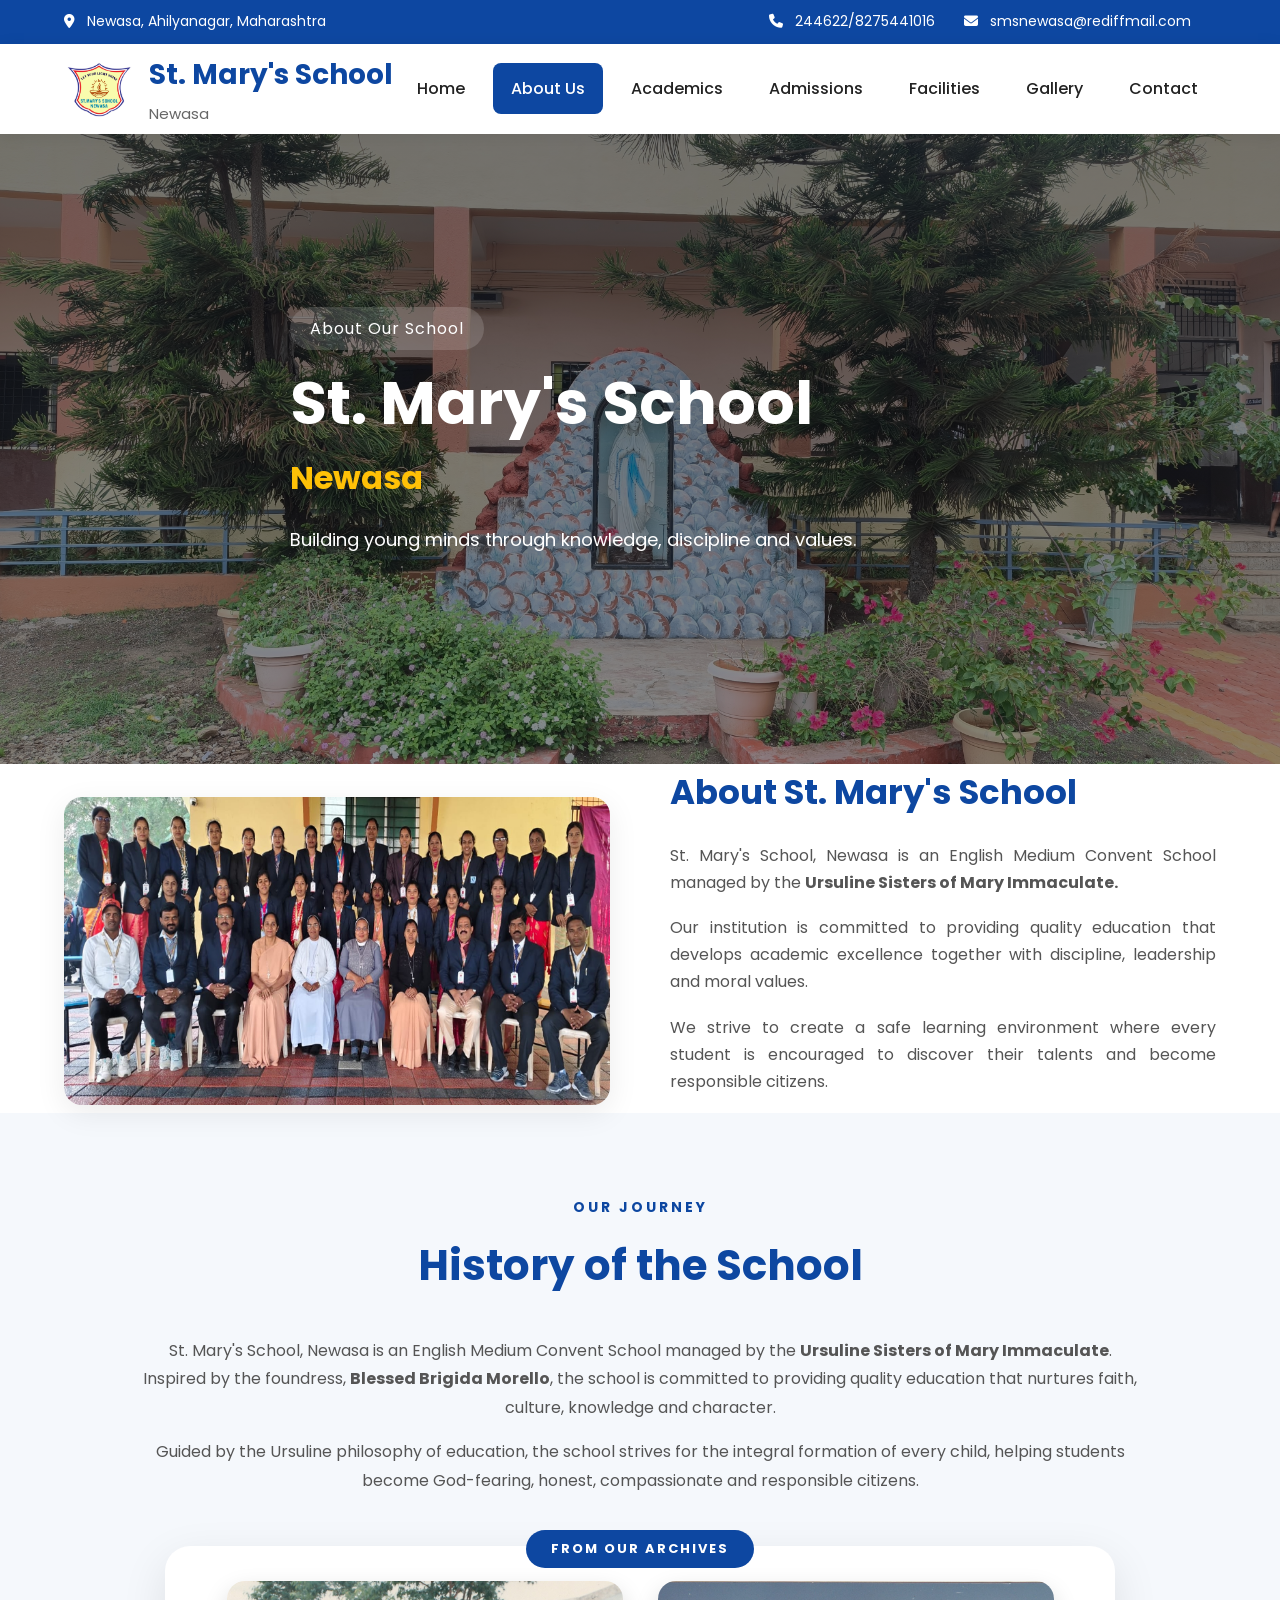
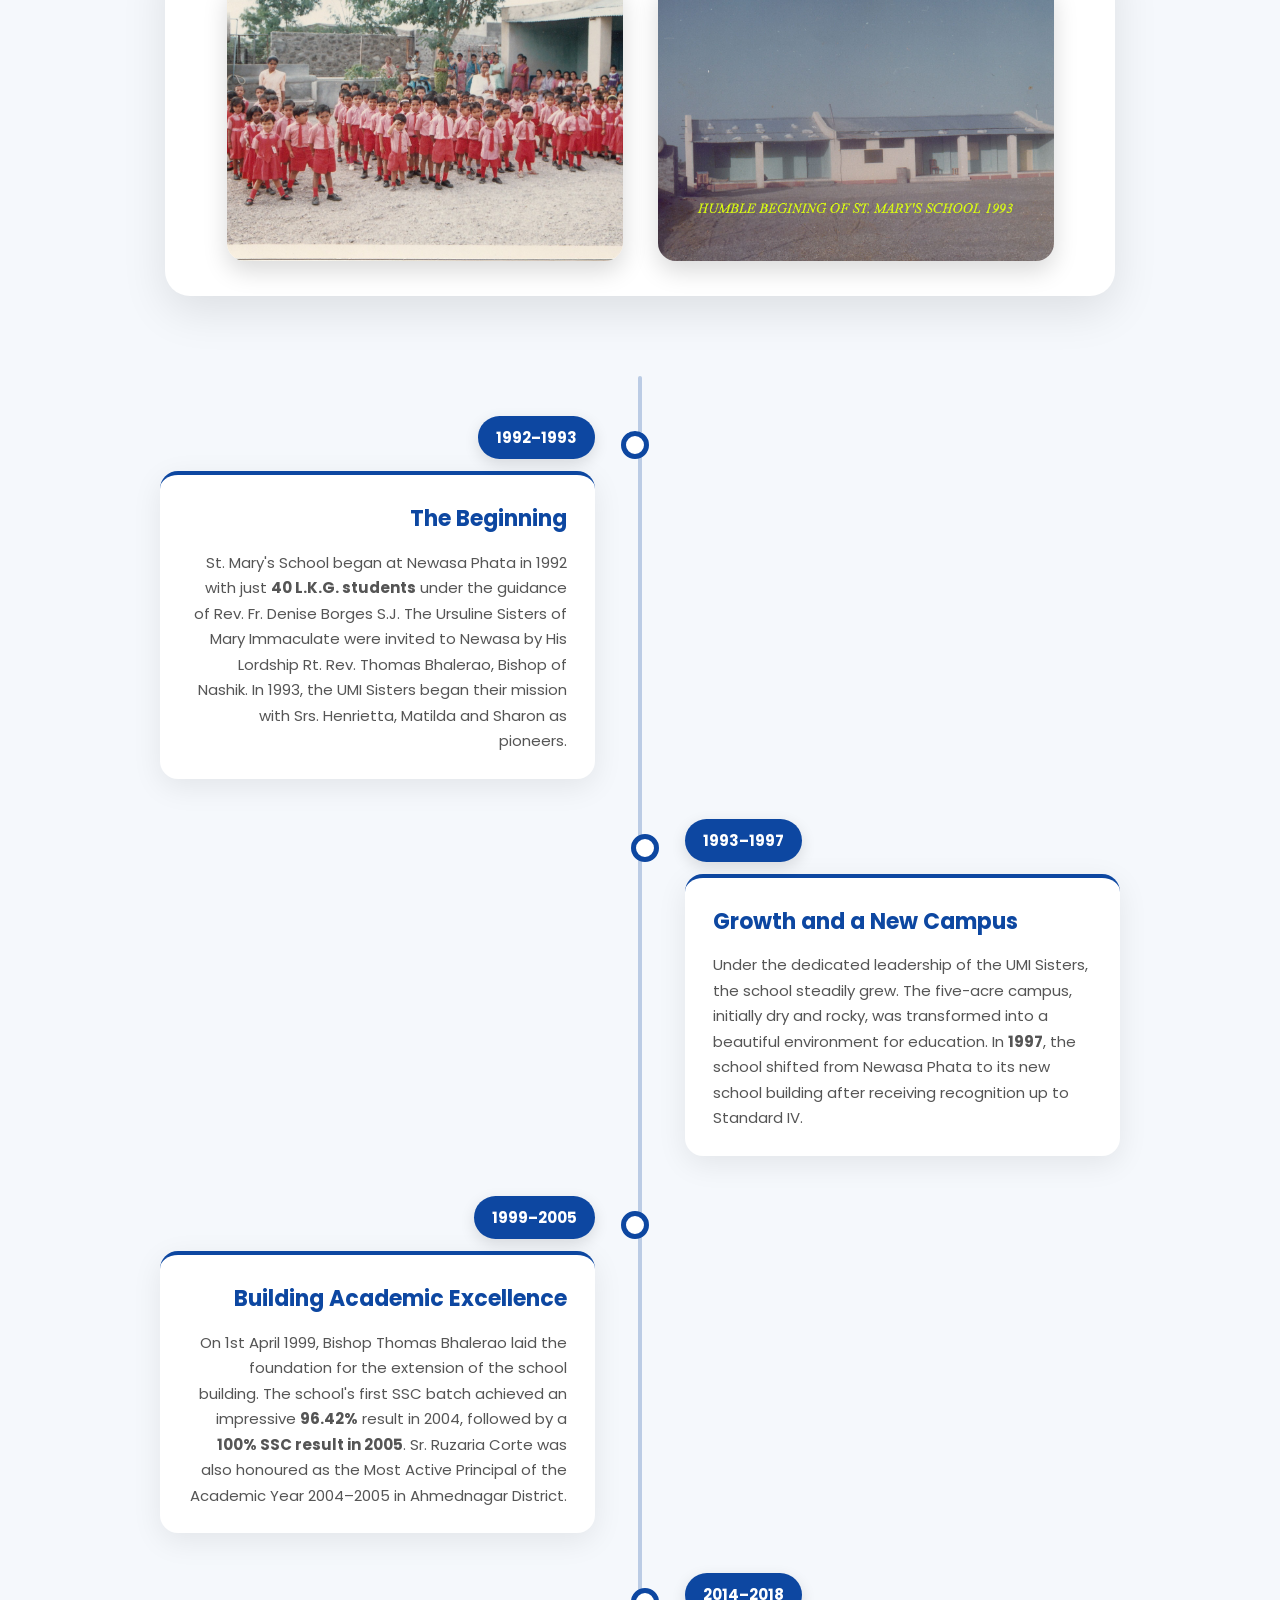
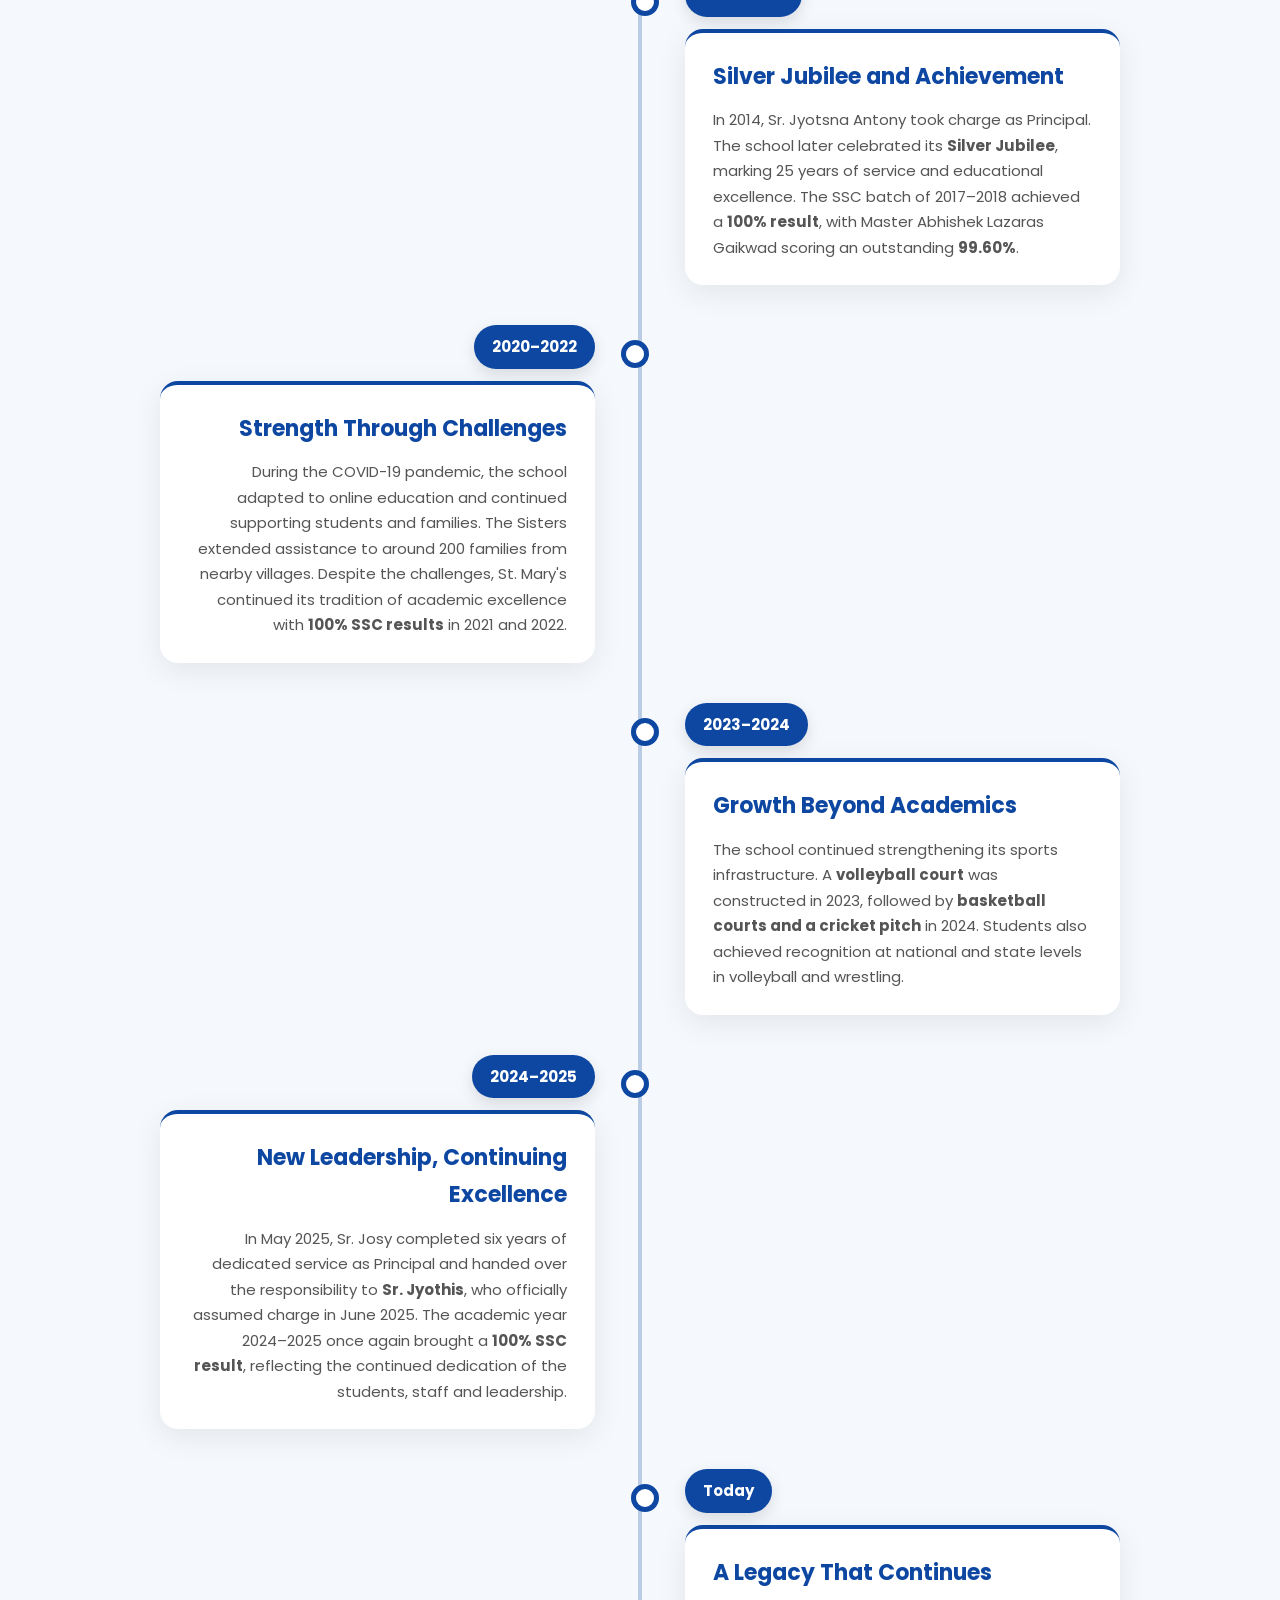
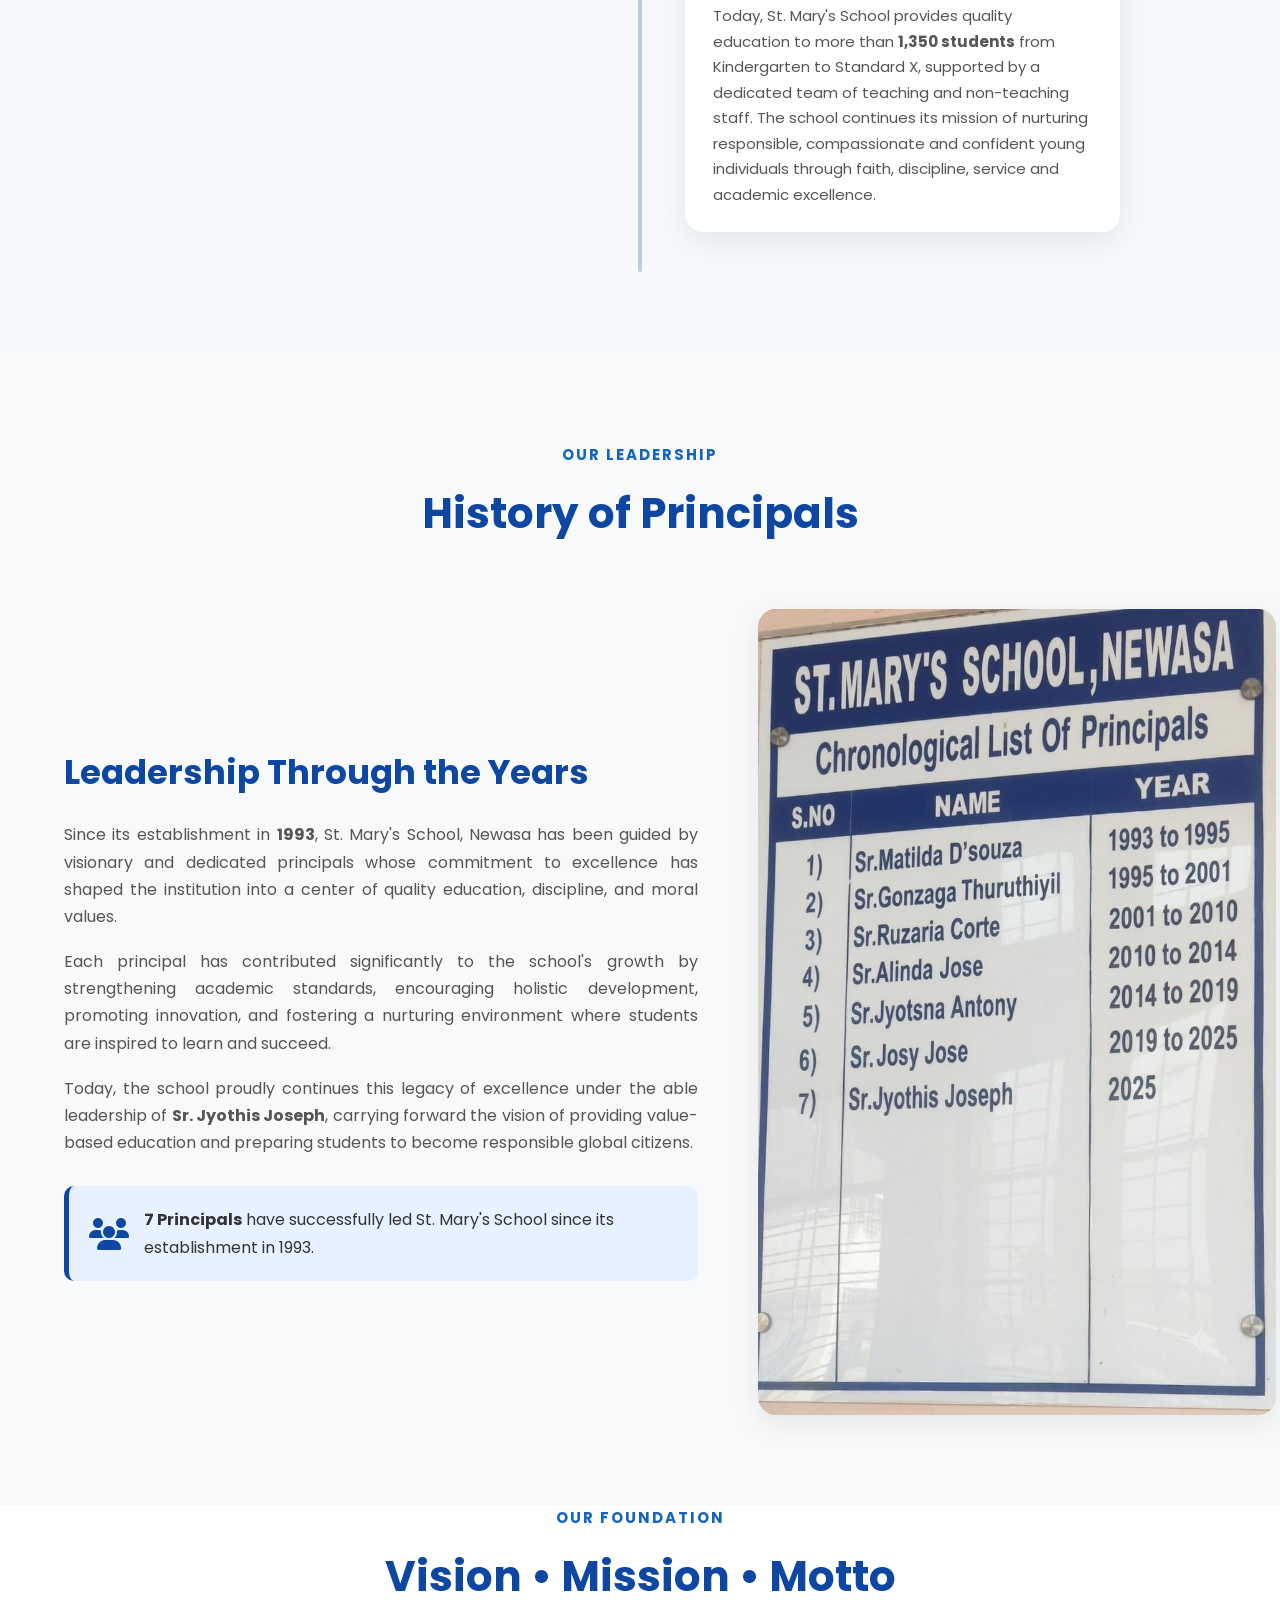
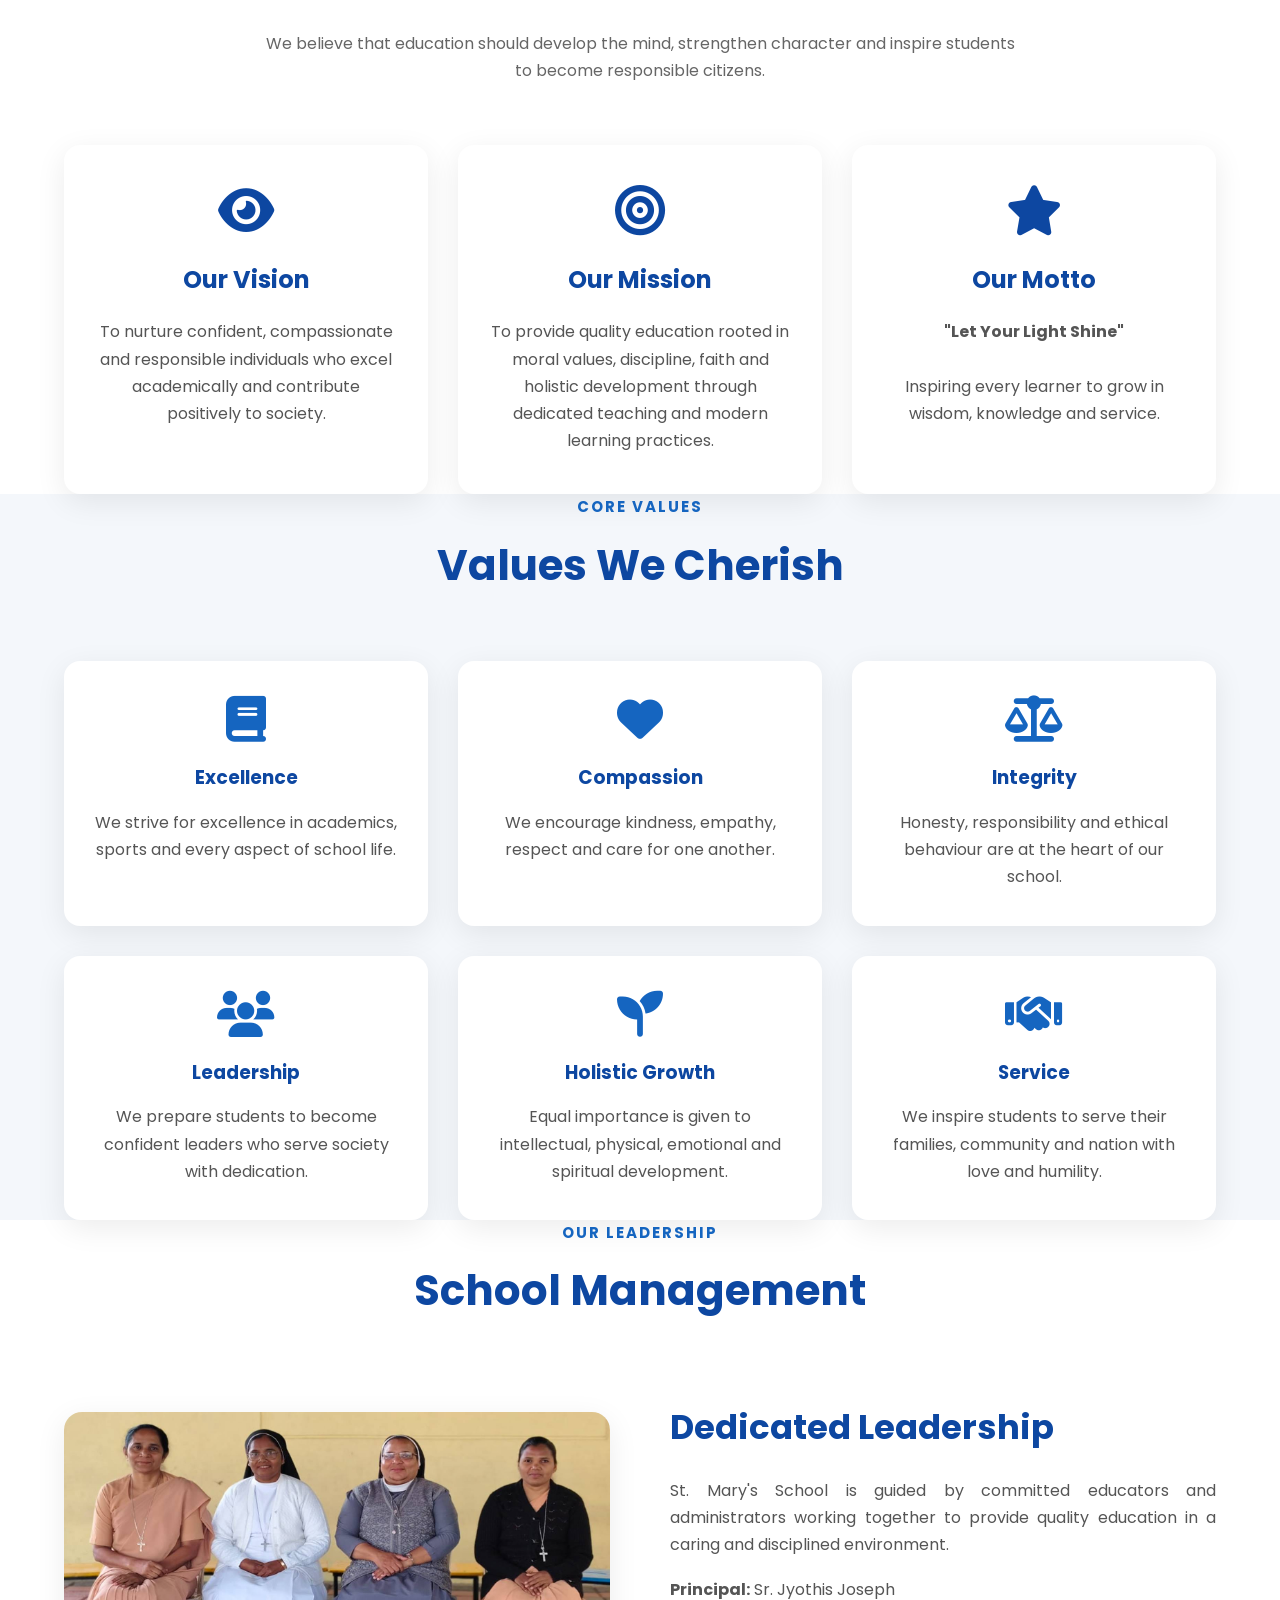
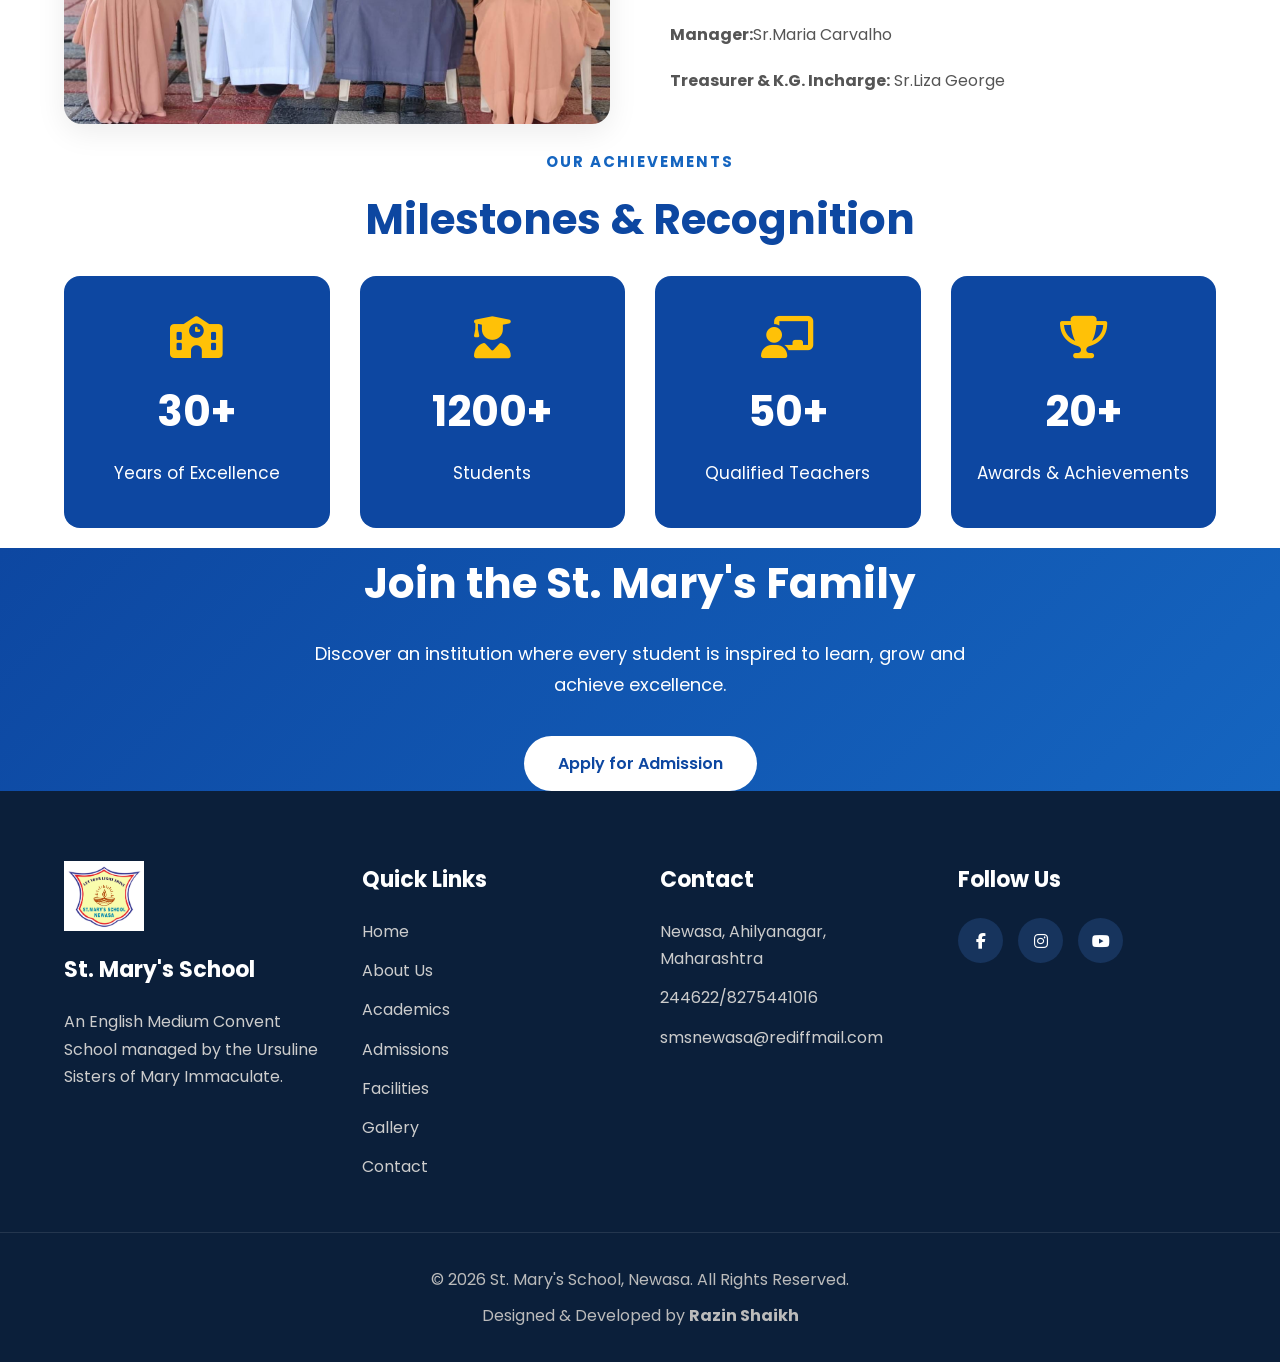
<file: about.html>
<!doctype html>
<html lang="en">
  <head>
    <meta charset="UTF-8" />

    <meta name="viewport" content="width=device-width, initial-scale=1.0" />

    <title>About Us | St. Mary's School, Newasa</title>

    <meta
      name="description"
      content="Learn about St. Mary's School, Newasa, its history, vision, mission and values."
    />

    <link rel="icon" href="assets/images/logo.jpg" />

    <!-- Google Font -->

    <link rel="preconnect" href="https://fonts.googleapis.com" />

    <link rel="preconnect" href="https://fonts.gstatic.com" crossorigin />

    <link
      href="https://fonts.googleapis.com/css2?family=Poppins:wght@300;400;500;600;700&display=swap"
      rel="stylesheet"
    />

    <!-- Font Awesome -->

    <link
      rel="stylesheet"
      href="https://cdnjs.cloudflare.com/ajax/libs/font-awesome/6.6.0/css/all.min.css"
    />

    <!-- CSS -->

    <link rel="stylesheet" href="assets/css/style.css" />
  </head>

  <body>
    <!-- ================= TOP BAR ================= -->

    <div class="top-bar">
      <div class="container top-bar-content">
        <div class="top-left">
          <span>
            <i class="fas fa-map-marker-alt"></i>

            Newasa, Ahilyanagar, Maharashtra
          </span>
        </div>

        <div class="top-right">
          <span>
            <i class="fas fa-phone"></i>

            244622/8275441016
          </span>

          <span>
            <i class="fas fa-envelope"></i>

            smsnewasa@rediffmail.com
          </span>
        </div>
      </div>
    </div>

    <!-- ================= HEADER ================= -->

    <header class="main-header">
      <div class="container header-content">
        <a href="index.html" class="logo">
          <img src="assets/images/logo.jpg" />

          <div class="logo-text">
            <h1>St. Mary's School</h1>

            <p>Newasa</p>
          </div>
        </a>

        <nav>
          <ul class="navbar">
            <li><a href="index.html">Home</a></li>

            <li><a href="about.html" class="active">About Us</a></li>

            <li><a href="academics.html">Academics</a></li>

            <li><a href="admissions.html">Admissions</a></li>

            <li><a href="facilities.html">Facilities</a></li>

            <li><a href="gallery.html">Gallery</a></li>

            <li><a href="contact.html">Contact</a></li>
          </ul>
        </nav>
      </div>
    </header>

    <!-- ================= PAGE HERO ================= -->

    <section class="hero" style="height: 70vh">
      <div class="slide active">
        <img src="assets/images/Mother Mary.jpg" alt="About Banner" />

        <div class="overlay">
          <div class="container hero-content">
            <span>About Our School</span>

            <h1>St. Mary's School</h1>

            <h3>Newasa</h3>

            <p>
              Building young minds through knowledge, discipline and values.
            </p>
          </div>
        </div>
      </div>
    </section>

    <!-- ================= ABOUT SCHOOL ================= -->

    <section class="welcome">
      <div class="container">
        <div class="welcome-grid">
          <div class="welcome-image">
            <img src="assets/images/staff.jpeg" alt="School Building" />
          </div>

          <div class="welcome-content">
            <h3>About St. Mary's School</h3>

            <p>
              St. Mary's School, Newasa is an English Medium Convent School
              managed by the
              <strong>Ursuline Sisters of Mary Immaculate.</strong>
            </p>

            <p>
              Our institution is committed to providing quality education that
              develops academic excellence together with discipline, leadership
              and moral values.
            </p>

            <p>
              We strive to create a safe learning environment where every
              student is encouraged to discover their talents and become
              responsible citizens.
            </p>
          </div>
        </div>
      </div>
    </section>

    <!-- ================= HISTORY ================= -->

    <section class="history-section">
      <div class="container">
        <div class="section-title">
          <span>OUR JOURNEY</span>
          <h2>History of the School</h2>
        </div>

        <div class="history-intro">
          <p>
            St. Mary's School, Newasa is an English Medium Convent School
            managed by the <strong>Ursuline Sisters of Mary Immaculate</strong>.
            Inspired by the foundress, <strong>Blessed Brigida Morello</strong>,
            the school is committed to providing quality education that nurtures
            faith, culture, knowledge and character.
          </p>

          <p>
            Guided by the Ursuline philosophy of education, the school strives
            for the integral formation of every child, helping students become
            God-fearing, honest, compassionate and responsible citizens.
          </p>
        </div>

        <!-- HISTORICAL IMAGES -->
        <div class="history-images">
          <img
            src="assets/images/start1.jpeg"
            alt="Early students of St. Mary's School, Newasa"
          />

          <img
            src="assets/images/start2.jpeg"
            alt="Early school building of St. Mary's School, Newasa"
          />
        </div>

        <!-- HISTORY TIMELINE -->
        <div class="history-timeline">
          <div class="history-item">
            <div class="history-year">1992–1993</div>

            <div class="history-text">
              <h3>The Beginning</h3>

              <p>
                St. Mary's School began at Newasa Phata in 1992 with just
                <strong>40 L.K.G. students</strong> under the guidance of Rev.
                Fr. Denise Borges S.J. The Ursuline Sisters of Mary Immaculate
                were invited to Newasa by His Lordship Rt. Rev. Thomas Bhalerao,
                Bishop of Nashik. In 1993, the UMI Sisters began their mission
                with Srs. Henrietta, Matilda and Sharon as pioneers.
              </p>
            </div>
          </div>

          <div class="history-item">
            <div class="history-year">1993–1997</div>

            <div class="history-text">
              <h3>Growth and a New Campus</h3>

              <p>
                Under the dedicated leadership of the UMI Sisters, the school
                steadily grew. The five-acre campus, initially dry and rocky,
                was transformed into a beautiful environment for education. In
                <strong>1997</strong>, the school shifted from Newasa Phata to
                its new school building after receiving recognition up to
                Standard IV.
              </p>
            </div>
          </div>

          <div class="history-item">
            <div class="history-year">1999–2005</div>

            <div class="history-text">
              <h3>Building Academic Excellence</h3>

              <p>
                On 1st April 1999, Bishop Thomas Bhalerao laid the foundation
                for the extension of the school building. The school's first SSC
                batch achieved an impressive <strong>96.42%</strong> result in
                2004, followed by a <strong>100% SSC result in 2005</strong>.
                Sr. Ruzaria Corte was also honoured as the Most Active Principal
                of the Academic Year 2004–2005 in Ahmednagar District.
              </p>
            </div>
          </div>

          <div class="history-item">
            <div class="history-year">2014–2018</div>

            <div class="history-text">
              <h3>Silver Jubilee and Achievement</h3>

              <p>
                In 2014, Sr. Jyotsna Antony took charge as Principal. The school
                later celebrated its <strong>Silver Jubilee</strong>, marking 25
                years of service and educational excellence. The SSC batch of
                2017–2018 achieved a <strong>100% result</strong>, with Master
                Abhishek Lazaras Gaikwad scoring an outstanding
                <strong>99.60%</strong>.
              </p>
            </div>
          </div>

          <div class="history-item">
            <div class="history-year">2020–2022</div>

            <div class="history-text">
              <h3>Strength Through Challenges</h3>

              <p>
                During the COVID-19 pandemic, the school adapted to online
                education and continued supporting students and families. The
                Sisters extended assistance to around 200 families from nearby
                villages. Despite the challenges, St. Mary's continued its
                tradition of academic excellence with
                <strong>100% SSC results</strong> in 2021 and 2022.
              </p>
            </div>
          </div>

          <div class="history-item">
            <div class="history-year">2023–2024</div>

            <div class="history-text">
              <h3>Growth Beyond Academics</h3>

              <p>
                The school continued strengthening its sports infrastructure. A
                <strong>volleyball court</strong> was constructed in 2023,
                followed by
                <strong>basketball courts and a cricket pitch</strong>
                in 2024. Students also achieved recognition at national and
                state levels in volleyball and wrestling.
              </p>
            </div>
          </div>

          <div class="history-item">
            <div class="history-year">2024–2025</div>

            <div class="history-text">
              <h3>New Leadership, Continuing Excellence</h3>

              <p>
                In May 2025, Sr. Josy completed six years of dedicated service
                as Principal and handed over the responsibility to
                <strong>Sr. Jyothis</strong>, who officially assumed charge in
                June 2025. The academic year 2024–2025 once again brought a
                <strong>100% SSC result</strong>, reflecting the continued
                dedication of the students, staff and leadership.
              </p>
            </div>
          </div>

          <div class="history-item">
            <div class="history-year">Today</div>

            <div class="history-text">
              <h3>A Legacy That Continues</h3>

              <p>
                Today, St. Mary's School provides quality education to more than
                <strong>1,350 students</strong> from Kindergarten to Standard X,
                supported by a dedicated team of teaching and non-teaching
                staff. The school continues its mission of nurturing
                responsible, compassionate and confident young individuals
                through faith, discipline, service and academic excellence.
              </p>
            </div>
          </div>
        </div>
      </div>
    </section>
    <!-- ================= HISTORY OF PRINCIPALS ================= -->

    <section class="principal-history">
      <div class="container">
        <div class="section-title">
          <h5>OUR LEADERSHIP</h5>
          <h2>History of Principals</h2>
        </div>

        <div class="principal-history-grid">
          <!-- Information -->
          <div class="principal-history-content">
            <h3>Leadership Through the Years</h3>

            <p>
              Since its establishment in <strong>1993</strong>, St. Mary's
              School, Newasa has been guided by visionary and dedicated
              principals whose commitment to excellence has shaped the
              institution into a center of quality education, discipline, and
              moral values.
            </p>

            <p>
              Each principal has contributed significantly to the school's
              growth by strengthening academic standards, encouraging holistic
              development, promoting innovation, and fostering a nurturing
              environment where students are inspired to learn and succeed.
            </p>

            <p>
              Today, the school proudly continues this legacy of excellence
              under the able leadership of <strong>Sr. Jyothis Joseph</strong>,
              carrying forward the vision of providing value-based education and
              preparing students to become responsible global citizens.
            </p>

            <div class="leadership-highlight">
              <i class="fas fa-users"></i>
              <span>
                <strong>7 Principals</strong> have successfully led St. Mary's
                School since its establishment in 1993.
              </span>
            </div>
          </div>

          <!-- Image -->
          <div class="principal-history-image">
            <img
              src="assets/images/principals.jpeg"
              alt="History of Principals"
            />
          </div>
        </div>
      </div>
    </section>
    <!-- ================= VISION & MISSION ================= -->
    <section class="vision-mission">
      <div class="container">
        <div class="section-title">
          <h5>OUR FOUNDATION</h5>

          <h2>Vision • Mission • Motto</h2>

          <p>
            We believe that education should develop the mind, strengthen
            character and inspire students to become responsible citizens.
          </p>
        </div>

        <div class="vision-grid">
          <div class="vision-card">
            <i class="fas fa-eye"></i>

            <h3>Our Vision</h3>

            <p>
              To nurture confident, compassionate and responsible individuals
              who excel academically and contribute positively to society.
            </p>
          </div>

          <div class="vision-card">
            <i class="fas fa-bullseye"></i>

            <h3>Our Mission</h3>

            <p>
              To provide quality education rooted in moral values, discipline,
              faith and holistic development through dedicated teaching and
              modern learning practices.
            </p>
          </div>

          <div class="vision-card">
            <i class="fas fa-star"></i>

            <h3>Our Motto</h3>

            <p>
              <strong>"Let Your Light Shine"</strong>

              <br /><br />

              Inspiring every learner to grow in wisdom, knowledge and service.
            </p>
          </div>
        </div>
      </div>
    </section>

    <!-- ================= CORE VALUES ================= -->

    <section class="why-choose">
      <div class="container">
        <div class="section-title">
          <h5>CORE VALUES</h5>

          <h2>Values We Cherish</h2>
        </div>

        <div class="features-grid">
          <div class="feature-card">
            <i class="fas fa-book"></i>

            <h3>Excellence</h3>

            <p>
              We strive for excellence in academics, sports and every aspect of
              school life.
            </p>
          </div>

          <div class="feature-card">
            <i class="fas fa-heart"></i>

            <h3>Compassion</h3>

            <p>
              We encourage kindness, empathy, respect and care for one another.
            </p>
          </div>

          <div class="feature-card">
            <i class="fas fa-scale-balanced"></i>

            <h3>Integrity</h3>

            <p>
              Honesty, responsibility and ethical behaviour are at the heart of
              our school.
            </p>
          </div>

          <div class="feature-card">
            <i class="fas fa-users"></i>

            <h3>Leadership</h3>

            <p>
              We prepare students to become confident leaders who serve society
              with dedication.
            </p>
          </div>

          <div class="feature-card">
            <i class="fas fa-seedling"></i>

            <h3>Holistic Growth</h3>

            <p>
              Equal importance is given to intellectual, physical, emotional and
              spiritual development.
            </p>
          </div>

          <div class="feature-card">
            <i class="fas fa-handshake"></i>

            <h3>Service</h3>

            <p>
              We inspire students to serve their families, community and nation
              with love and humility.
            </p>
          </div>
        </div>
      </div>
    </section>

    <!-- ================= SCHOOL MANAGEMENT ================= -->

    <section class="welcome">
      <div class="container">
        <div class="section-title">
          <h5>OUR LEADERSHIP</h5>

          <h2>School Management</h2>
        </div>

        <div class="welcome-grid">
          <div class="welcome-image">
            <img src="assets/images/management.jpeg" alt="School Management" />
          </div>

          <div class="welcome-content">
            <h3>Dedicated Leadership</h3>

            <p>
              St. Mary's School is guided by committed educators and
              administrators working together to provide quality education in a
              caring and disciplined environment.
            </p>

            <p><strong>Principal:</strong> Sr. Jyothis Joseph</p>

            <p><strong>Manager:</strong>Sr.Maria Carvalho</p>

            <p><strong>Treasurer & K.G. Incharge:</strong> Sr.Liza George</p>
          </div>
        </div>
      </div>
    </section>

    <!-- ================= ACHIEVEMENTS ================= -->

    <section class="highlights">
      <div class="container">
        <div class="section-title">
          <h5>OUR ACHIEVEMENTS</h5>

          <h2>Milestones & Recognition</h2>
        </div>

        <div class="stats-grid">
          <div class="stats-card">
            <i class="fas fa-school"></i>

            <h2>30+</h2>

            <p>Years of Excellence</p>
          </div>

          <div class="stats-card">
            <i class="fas fa-user-graduate"></i>

            <h2>1200+</h2>

            <p>Students</p>
          </div>

          <div class="stats-card">
            <i class="fas fa-chalkboard-teacher"></i>

            <h2>50+</h2>

            <p>Qualified Teachers</p>
          </div>

          <div class="stats-card">
            <i class="fas fa-trophy"></i>

            <h2>20+</h2>

            <p>Awards & Achievements</p>
          </div>
        </div>
      </div>
    </section>

    <!-- ================= CALL TO ACTION ================= -->

    <section class="cta">
      <div class="container">
        <h2>Join the St. Mary's Family</h2>

        <p>
          Discover an institution where every student is inspired to learn, grow
          and achieve excellence.
        </p>

        <a href="admissions.html" class="btn"> Apply for Admission </a>
      </div>
    </section>

    <!-- ================= FOOTER ================= -->

    <footer>
      <div class="container footer-container">
        <div class="footer-column">
          <img src="assets/images/logo.jpg" class="footer-logo" alt="Logo" />

          <h3>St. Mary's School</h3>

          <p>
            An English Medium Convent School managed by the Ursuline Sisters of
            Mary Immaculate.
          </p>
        </div>

        <div class="footer-column">
          <h3>Quick Links</h3>

          <ul>
            <li><a href="index.html">Home</a></li>
            <li><a href="about.html">About Us</a></li>
            <li><a href="academics.html">Academics</a></li>
            <li><a href="admissions.html">Admissions</a></li>
            <li><a href="facilities.html">Facilities</a></li>
            <li><a href="gallery.html">Gallery</a></li>
            <li><a href="contact.html">Contact</a></li>
          </ul>
        </div>

        <div class="footer-column">
          <h3>Contact</h3>

          <p>Newasa, Ahilyanagar, Maharashtra</p>

          <p>244622/8275441016</p>

          <p>smsnewasa@rediffmail.com</p>
        </div>

        <div class="footer-column">
          <h3>Follow Us</h3>

          <div class="social-icons">
            <a href="https://www.facebook.com/share/18emmS2vHg/"
              ><i class="fab fa-facebook-f"></i
            ></a>

            <a
              href="https://www.instagram.com/st.marys_school_newasa?igsh=ZDlsdnhwd2VybW9j"
              ><i class="fab fa-instagram"></i
            ></a>

            <a
              href="https://youtube.com/@st._marys_school_newasa?si=_-XkgOmOjOL5HV83"
              ><i class="fab fa-youtube"></i
            ></a>
          </div>
        </div>
      </div>

      <div class="footer-bottom">
        <p>© 2026 St. Mary's School, Newasa. All Rights Reserved.</p>

        <p>Designed & Developed by <strong>Razin Shaikh</strong></p>
      </div>
    </footer>

    <script src="assets/js/script.js"></script>
  </body>
</html>
</file>
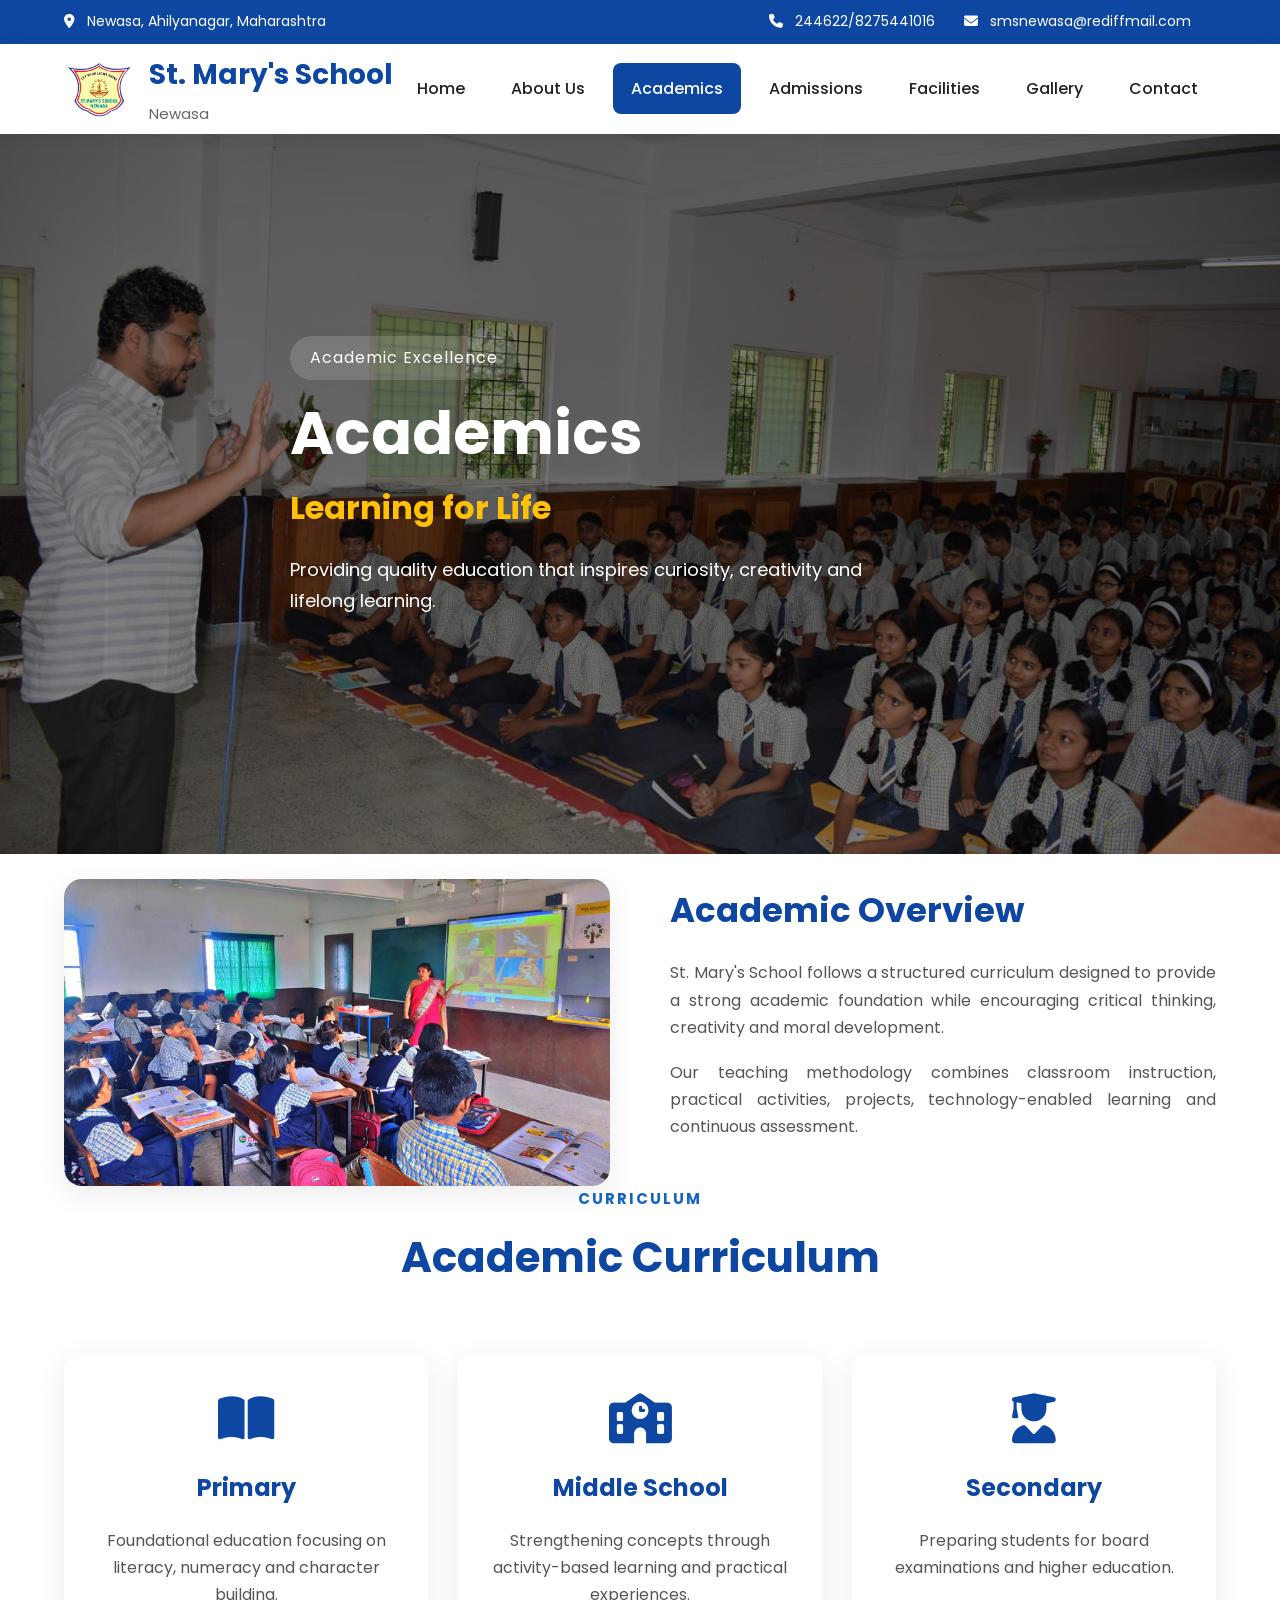
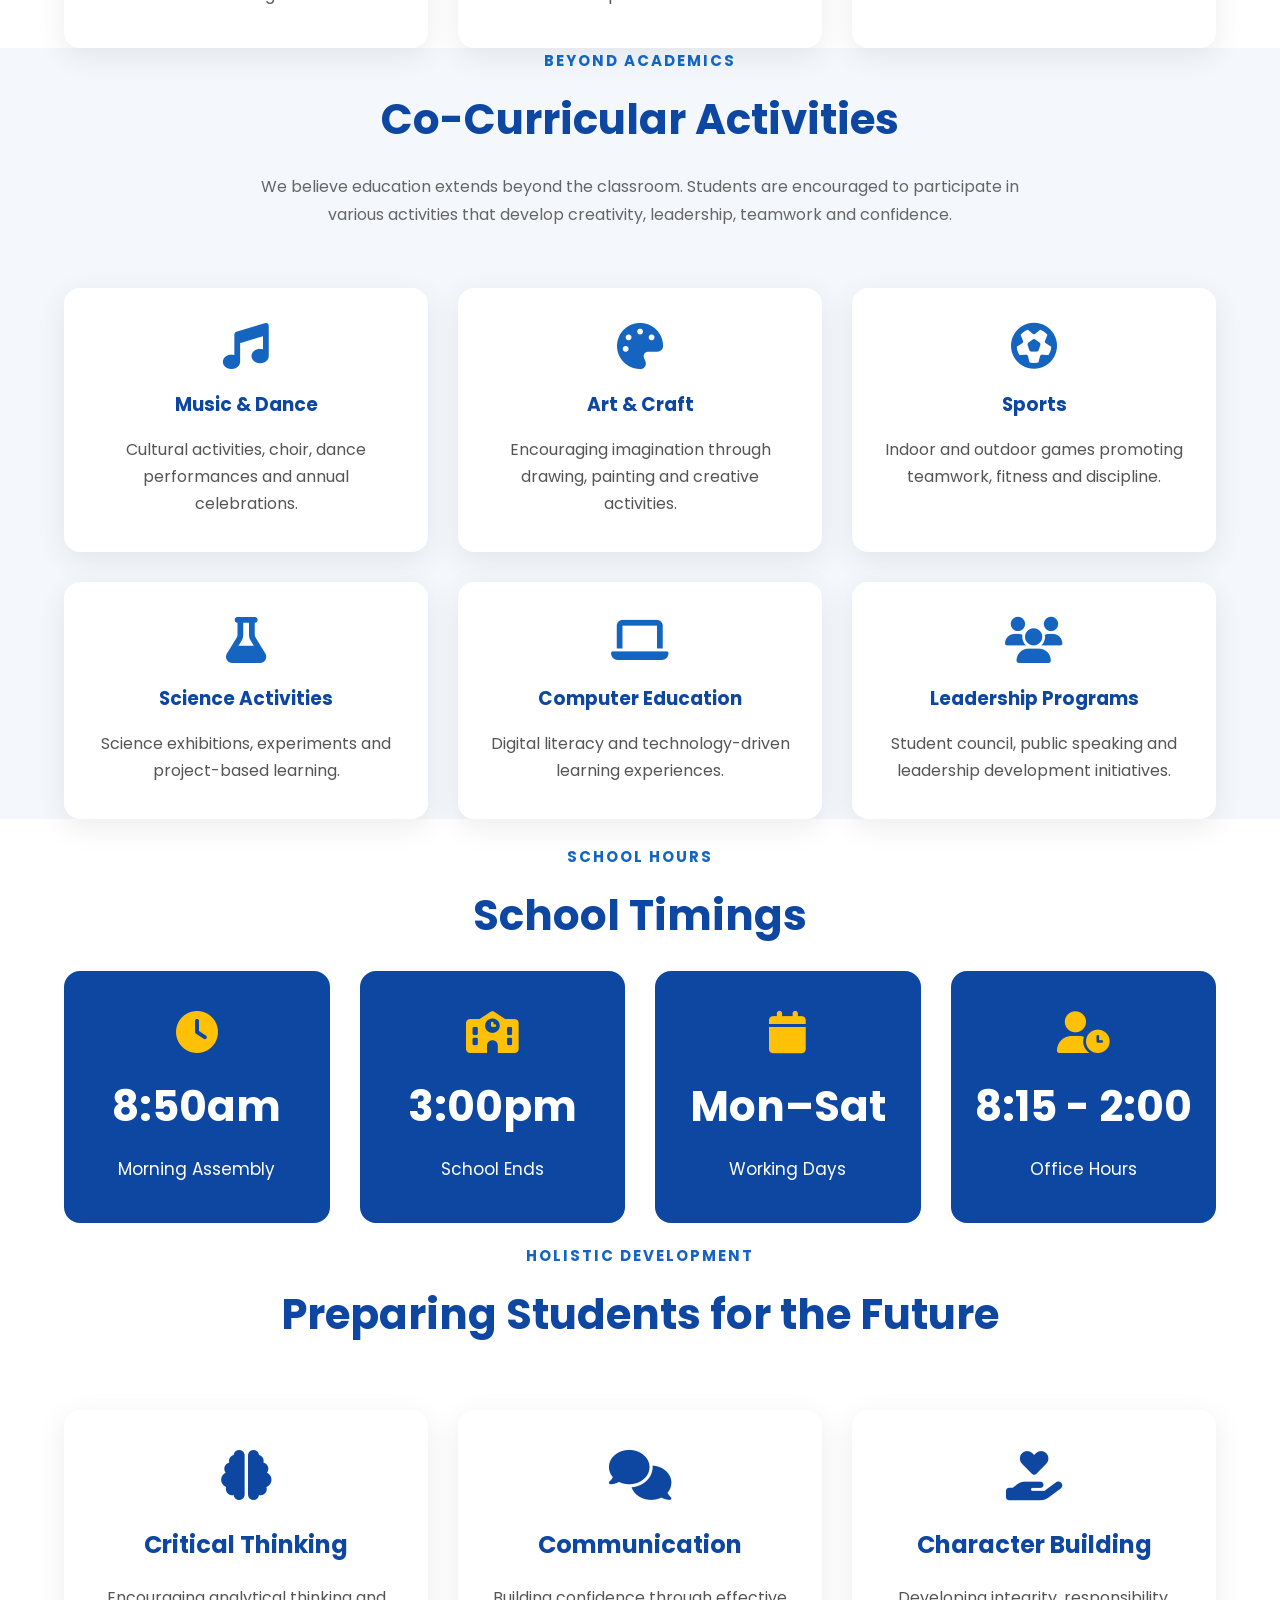
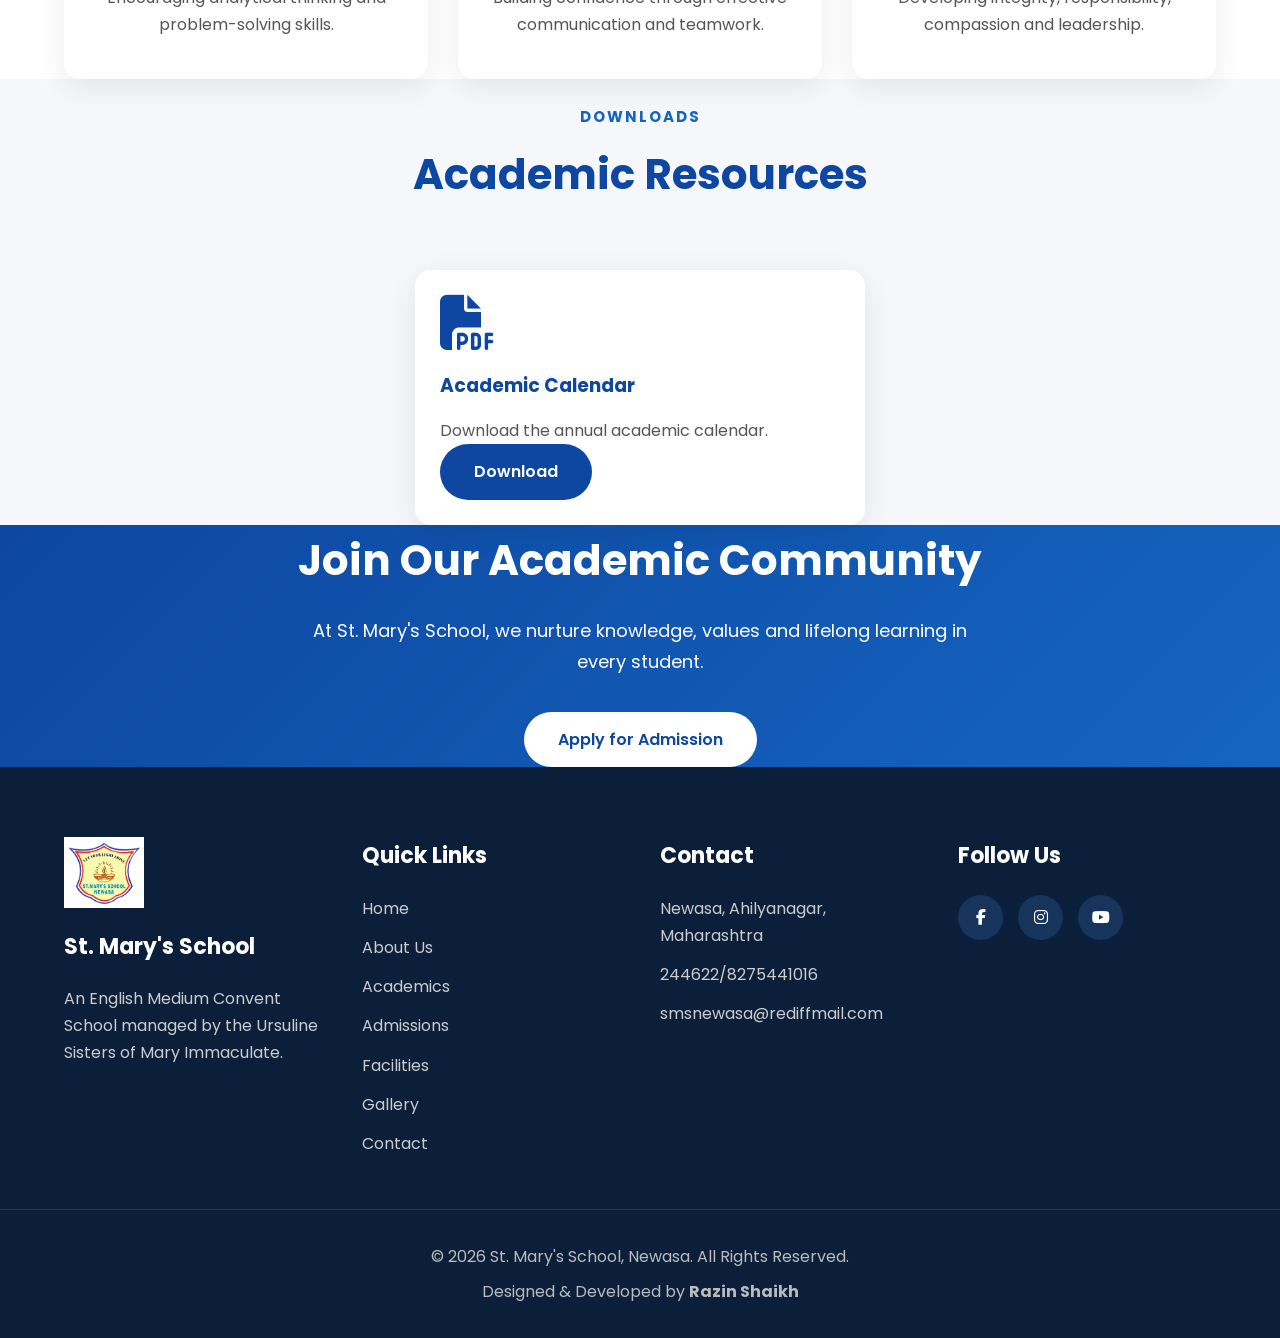
<file: academics.html>
<!doctype html>
<html lang="en">
  <head>
    <meta charset="UTF-8" />

    <meta name="viewport" content="width=device-width, initial-scale=1.0" />

    <title>Academics | St. Mary's School, Newasa</title>

    <meta
      name="description"
      content="Academic programs offered by St. Mary's School, Newasa."
    />

    <link rel="icon" href="assets/images/logo.jpg" />

    <!-- Google Fonts -->

    <link rel="preconnect" href="https://fonts.googleapis.com" />

    <link rel="preconnect" href="https://fonts.gstatic.com" crossorigin />

    <link
      href="https://fonts.googleapis.com/css2?family=Poppins:wght@300;400;500;600;700&display=swap"
      rel="stylesheet"
    />

    <!-- Font Awesome -->

    <link
      rel="stylesheet"
      href="https://cdnjs.cloudflare.com/ajax/libs/font-awesome/6.6.0/css/all.min.css"
    />

    <!-- Main CSS -->

    <link rel="stylesheet" href="assets/css/style.css" />
  </head>

  <body>
    <!-- ================= TOP BAR ================= -->

    <div class="top-bar">
      <div class="container top-bar-content">
        <div class="top-left">
          <span>
            <i class="fas fa-map-marker-alt"></i>

            Newasa, Ahilyanagar, Maharashtra
          </span>
        </div>

        <div class="top-right">
          <span>
            <i class="fas fa-phone"></i>

            244622/8275441016
          </span>

          <span>
            <i class="fas fa-envelope"></i>

            smsnewasa@rediffmail.com
          </span>
        </div>
      </div>
    </div>

    <!-- ================= HEADER ================= -->

    <header class="main-header">
      <div class="container header-content">
        <a href="index.html" class="logo">
          <img src="assets/images/logo.jpg" />

          <div class="logo-text">
            <h1>St. Mary's School</h1>

            <p>Newasa</p>
          </div>
        </a>

        <nav>
          <ul class="navbar">
            <li><a href="index.html">Home</a></li>

            <li><a href="about.html">About Us</a></li>

            <li><a href="academics.html" class="active">Academics</a></li>

            <li><a href="admissions.html">Admissions</a></li>

            <li><a href="facilities.html">Facilities</a></li>

            <li><a href="gallery.html">Gallery</a></li>

            <li><a href="contact.html">Contact</a></li>
          </ul>
        </nav>
      </div>
    </header>

    <!-- ================= PAGE HERO ================= -->

    <section class="hero" style="height: 80vh">
      <div class="slide active">
        <img src="assets/images/18.jpeg" alt="Academics" />

        <div class="overlay">
          <div class="container hero-content">
            <span>Academic Excellence</span>

            <h1>Academics</h1>

            <h3>Learning for Life</h3>

            <p>
              Providing quality education that inspires curiosity, creativity
              and lifelong learning.
            </p>
          </div>
        </div>
      </div>
    </section>

    <!-- ================= ACADEMIC OVERVIEW ================= -->

    <section class="welcome">
      <div class="container">
        <div class="welcome-grid">
          <div class="welcome-image">
            <img src="assets/images/play12.jpeg" alt="Classroom" />
          </div>

          <div class="welcome-content">
            <h3>Academic Overview</h3>

            <p>
              St. Mary's School follows a structured curriculum designed to
              provide a strong academic foundation while encouraging critical
              thinking, creativity and moral development.
            </p>

            <p>
              Our teaching methodology combines classroom instruction, practical
              activities, projects, technology-enabled learning and continuous
              assessment.
            </p>
          </div>
        </div>
      </div>
    </section>

    <!-- ================= CURRICULUM ================= -->

    <section class="vision-mission">
      <div class="container">
        <div class="section-title">
          <h5>CURRICULUM</h5>

          <h2>Academic Curriculum</h2>
        </div>

        <div class="vision-grid">
          <div class="vision-card">
            <i class="fas fa-book-open"></i>

            <h3>Primary</h3>

            <p>
              Foundational education focusing on literacy, numeracy and
              character building.
            </p>
          </div>

          <div class="vision-card">
            <i class="fas fa-school"></i>

            <h3>Middle School</h3>

            <p>
              Strengthening concepts through activity-based learning and
              practical experiences.
            </p>
          </div>

          <div class="vision-card">
            <i class="fas fa-user-graduate"></i>

            <h3>Secondary</h3>

            <p>
              Preparing students for board examinations and higher education.
            </p>
          </div>
        </div>
      </div>
    </section>

    <!-- ================= CO-CURRICULAR ACTIVITIES ================= -->
    <section class="why-choose">
      <div class="container">
        <div class="section-title">
          <h5>BEYOND ACADEMICS</h5>

          <h2>Co-Curricular Activities</h2>

          <p>
            We believe education extends beyond the classroom. Students are
            encouraged to participate in various activities that develop
            creativity, leadership, teamwork and confidence.
          </p>
        </div>

        <div class="features-grid">
          <div class="feature-card">
            <i class="fas fa-music"></i>

            <h3>Music & Dance</h3>

            <p>
              Cultural activities, choir, dance performances and annual
              celebrations.
            </p>
          </div>

          <div class="feature-card">
            <i class="fas fa-palette"></i>

            <h3>Art & Craft</h3>

            <p>
              Encouraging imagination through drawing, painting and creative
              activities.
            </p>
          </div>

          <div class="feature-card">
            <i class="fas fa-futbol"></i>

            <h3>Sports</h3>

            <p>
              Indoor and outdoor games promoting teamwork, fitness and
              discipline.
            </p>
          </div>

          <div class="feature-card">
            <i class="fas fa-flask"></i>

            <h3>Science Activities</h3>

            <p>Science exhibitions, experiments and project-based learning.</p>
          </div>

          <div class="feature-card">
            <i class="fas fa-laptop"></i>

            <h3>Computer Education</h3>

            <p>Digital literacy and technology-driven learning experiences.</p>
          </div>

          <div class="feature-card">
            <i class="fas fa-users"></i>

            <h3>Leadership Programs</h3>

            <p>
              Student council, public speaking and leadership development
              initiatives.
            </p>
          </div>
        </div>
      </div>
    </section>

    <!-- ================= SCHOOL TIMINGS ================= -->

    <section class="highlights">
      <div class="container">
        <div class="section-title">
          <h5>SCHOOL HOURS</h5>

          <h2>School Timings</h2>
        </div>

        <div class="stats-grid">
          <div class="stats-card">
            <i class="fas fa-clock"></i>

            <h2>8:50am</h2>

            <p>Morning Assembly</p>
          </div>

          <div class="stats-card">
            <i class="fas fa-school"></i>

            <h2>3:00pm</h2>

            <p>School Ends</p>
          </div>

          <div class="stats-card">
            <i class="fas fa-calendar"></i>

            <h2>Mon–Sat</h2>

            <p>Working Days</p>
          </div>

          <div class="stats-card">
            <i class="fas fa-user-clock"></i>

            <h2>8:15 - 2:00</h2>

            <p>Office Hours</p>
          </div>
        </div>
      </div>
    </section>

    <!-- ================= STUDENT DEVELOPMENT ================= -->

    <section class="vision-mission">
      <div class="container">
        <div class="section-title">
          <h5>HOLISTIC DEVELOPMENT</h5>

          <h2>Preparing Students for the Future</h2>
        </div>

        <div class="vision-grid">
          <div class="vision-card">
            <i class="fas fa-brain"></i>

            <h3>Critical Thinking</h3>

            <p>Encouraging analytical thinking and problem-solving skills.</p>
          </div>

          <div class="vision-card">
            <i class="fas fa-comments"></i>

            <h3>Communication</h3>

            <p>
              Building confidence through effective communication and teamwork.
            </p>
          </div>

          <div class="vision-card">
            <i class="fas fa-hand-holding-heart"></i>

            <h3>Character Building</h3>

            <p>
              Developing integrity, responsibility, compassion and leadership.
            </p>
          </div>
        </div>
      </div>
    </section>

    <!-- ================= DOWNLOADS ================= -->

    <section class="facilities">
      <div class="container">
        <div class="section-title">
          <h5>DOWNLOADS</h5>

          <h2>Academic Resources</h2>
        </div>

        <div class="facility-grid single-download">
          <div class="facility-card">
            <div class="facility-content">
              <i
                class="fas fa-file-pdf"
                style="font-size: 55px; color: #0d47a1; margin-bottom: 20px"
              ></i>

              <h3>Academic Calendar</h3>

              <p>Download the annual academic calendar.</p>

              <a href="assets/documents/calendar.pdf" class="btn"> Download </a>
            </div>
          </div>
        </div>
      </div>
    </section>

    <!-- ================= CALL TO ACTION ================= -->

    <section class="cta">
      <div class="container">
        <h2>Join Our Academic Community</h2>

        <p>
          At St. Mary's School, we nurture knowledge, values and lifelong
          learning in every student.
        </p>

        <a href="admissions.html" class="btn"> Apply for Admission </a>
      </div>
    </section>

    <!-- ================= FOOTER ================= -->

    <footer>
      <div class="container footer-container">
        <div class="footer-column">
          <img
            src="assets/images/logo.jpg"
            class="footer-logo"
            alt="School Logo"
          />

          <h3>St. Mary's School</h3>

          <p>
            An English Medium Convent School managed by the Ursuline Sisters of
            Mary Immaculate.
          </p>
        </div>

        <div class="footer-column">
          <h3>Quick Links</h3>

          <ul>
            <li><a href="index.html">Home</a></li>
            <li><a href="about.html">About Us</a></li>
            <li><a href="academics.html">Academics</a></li>
            <li><a href="admissions.html">Admissions</a></li>
            <li><a href="facilities.html">Facilities</a></li>
            <li><a href="gallery.html">Gallery</a></li>
            <li><a href="contact.html">Contact</a></li>
          </ul>
        </div>

        <div class="footer-column">
          <h3>Contact</h3>

          <p>Newasa, Ahilyanagar, Maharashtra</p>

          <p>244622/8275441016</p>

          <p>smsnewasa@rediffmail.com</p>
        </div>

        <div class="footer-column">
          <h3>Follow Us</h3>

          <div class="social-icons">
            <a href="https://www.facebook.com/share/18emmS2vHg/"
              ><i class="fab fa-facebook-f"></i
            ></a>
            <a
              href="https://www.instagram.com/st.marys_school_newasa?igsh=ZDlsdnhwd2VybW9j"
              ><i class="fab fa-instagram"></i
            ></a>
            <a
              href="https://youtube.com/@st._marys_school_newasa?si=_-XkgOmOjOL5HV83"
              ><i class="fab fa-youtube"></i
            ></a>
          </div>
        </div>
      </div>

      <div class="footer-bottom">
        <p>© 2026 St. Mary's School, Newasa. All Rights Reserved.</p>

        <p>Designed & Developed by <strong>Razin Shaikh</strong></p>
      </div>
    </footer>

    <script src="assets/js/script.js"></script>
  </body>
</html>
</file>
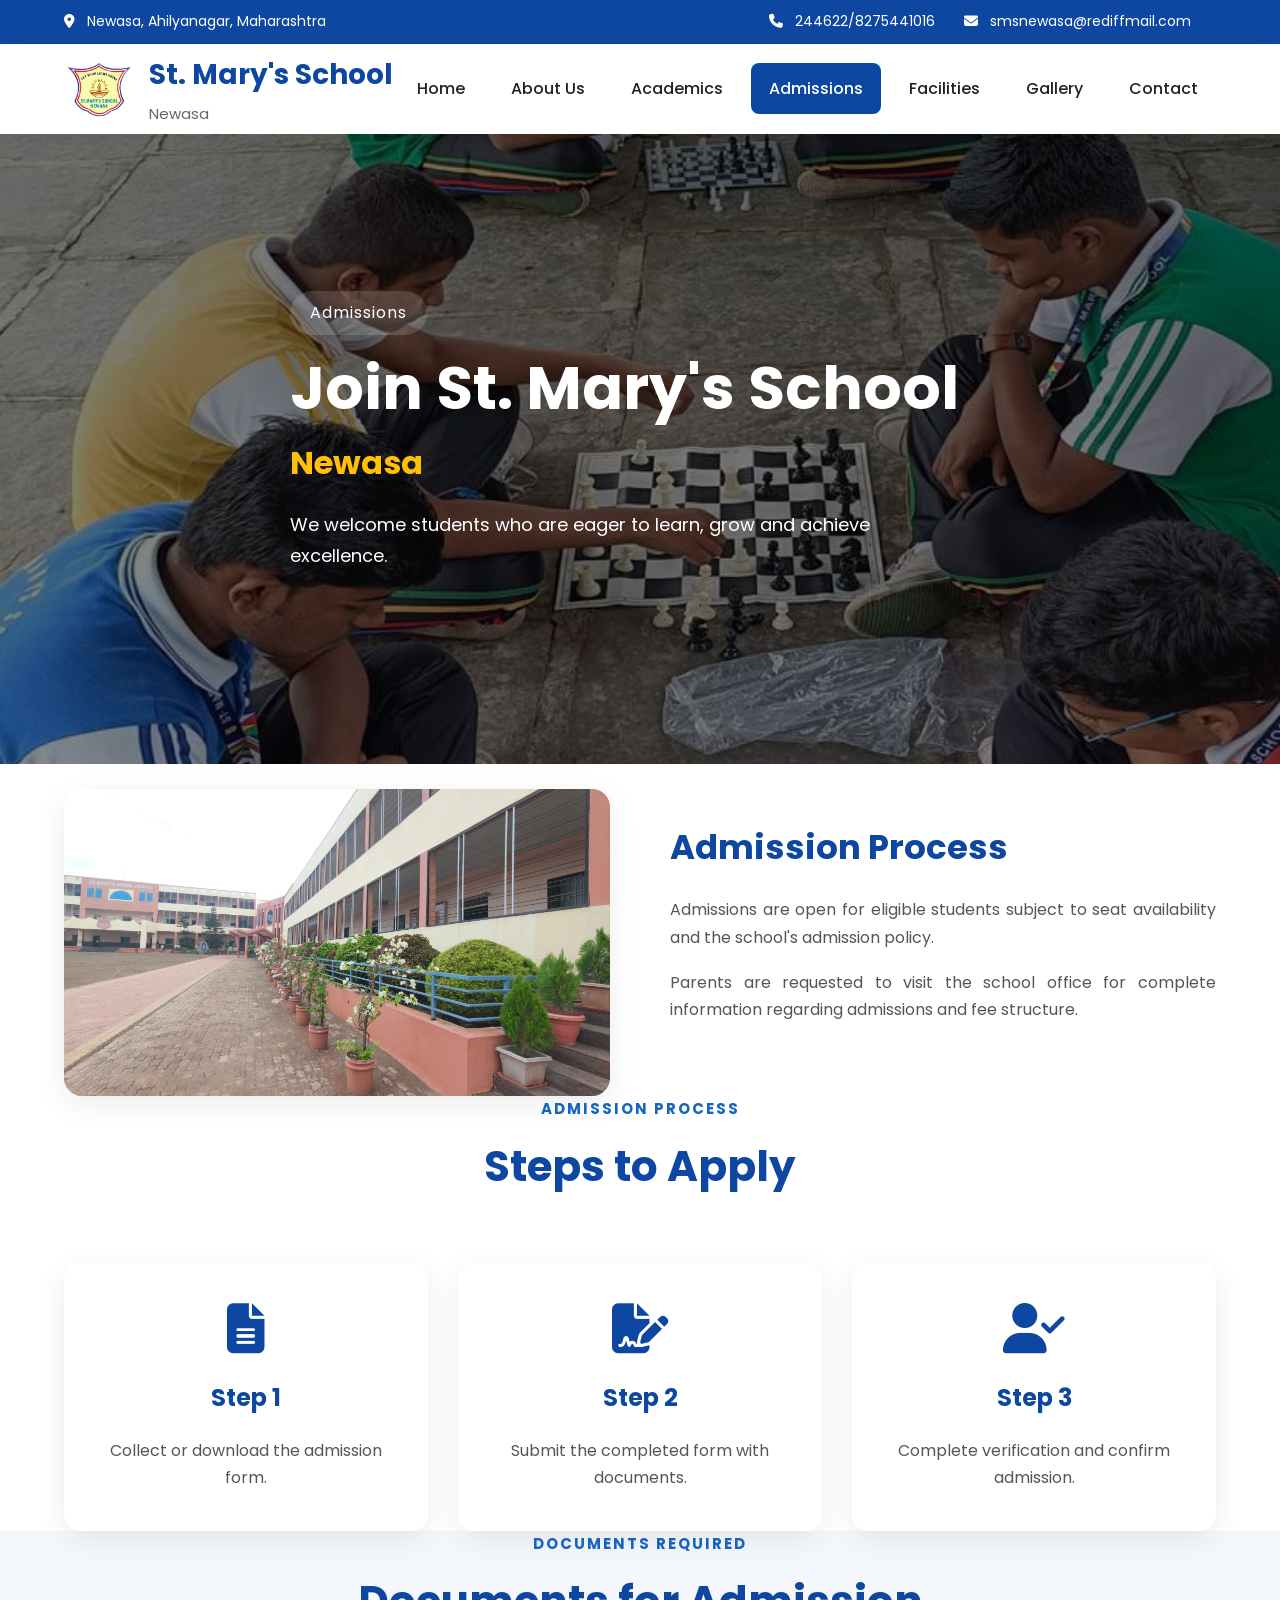
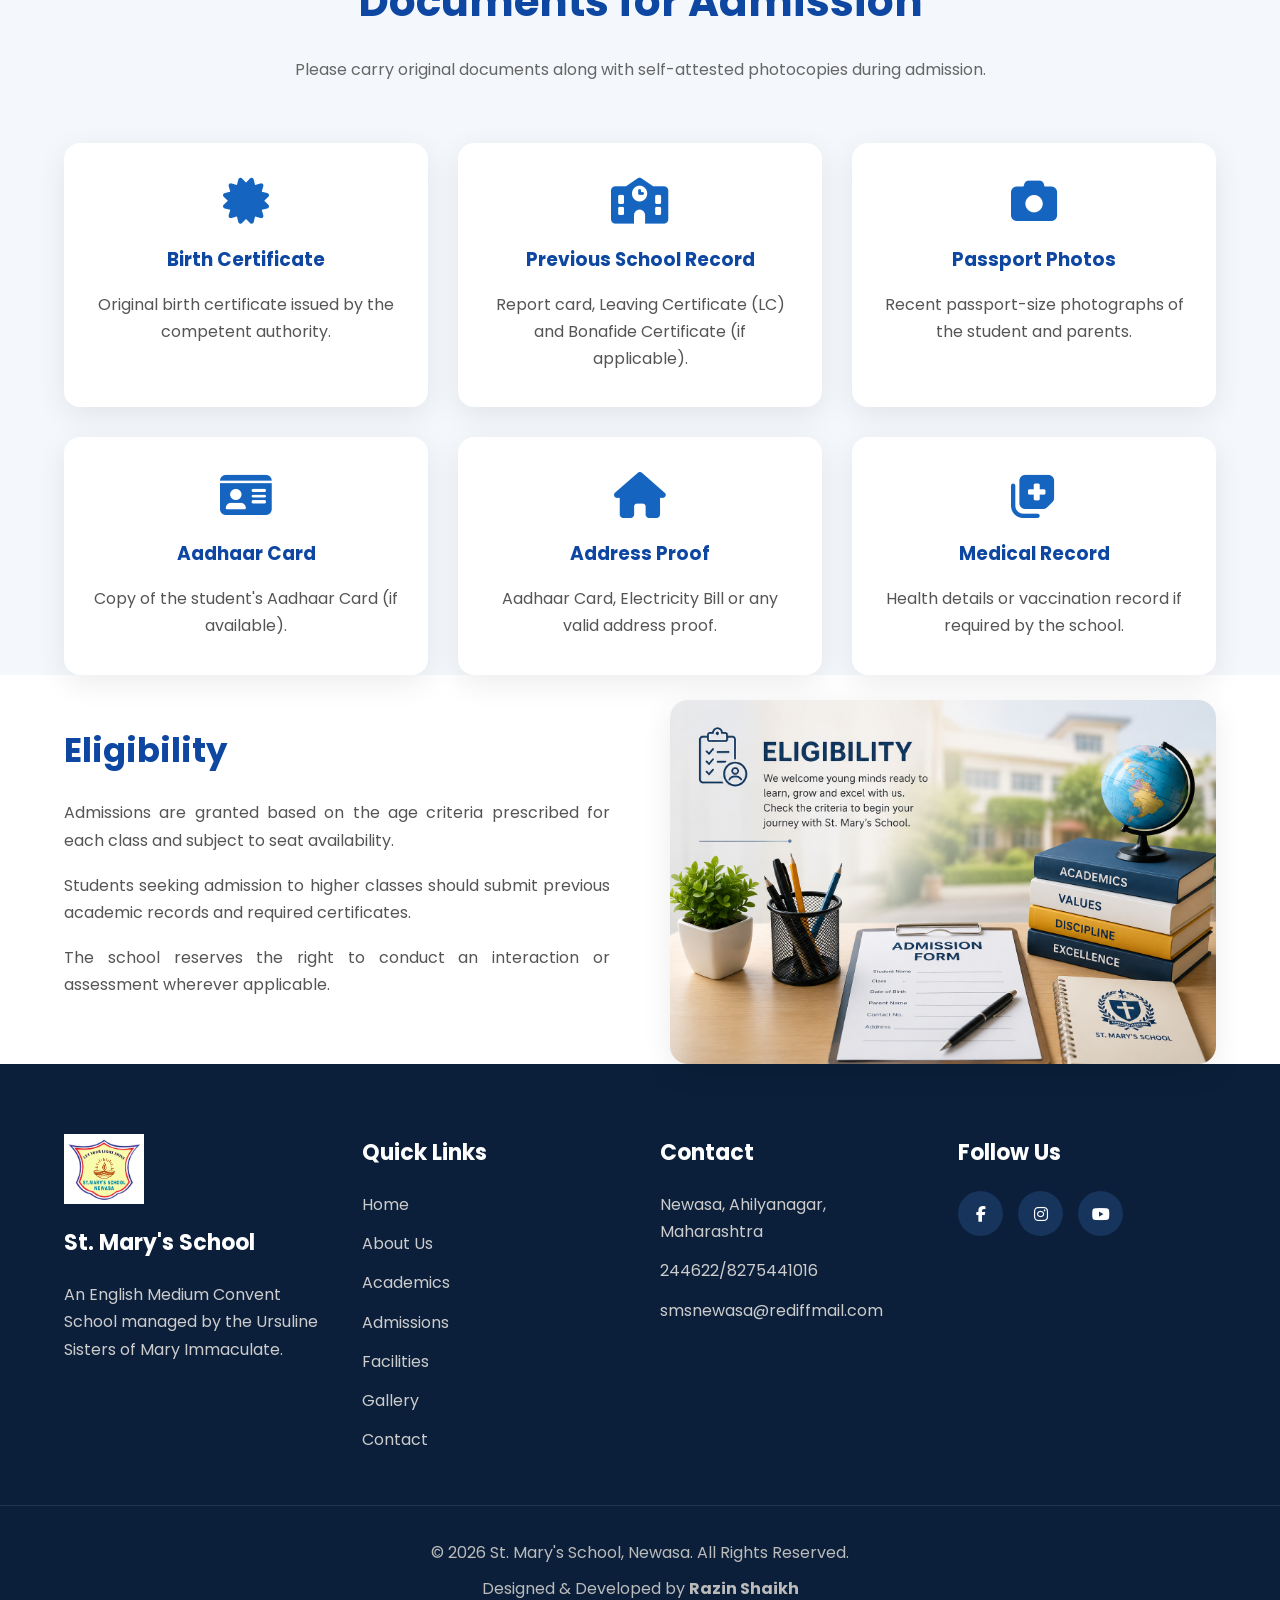
<file: admissions.html>
<!doctype html>
<html lang="en">
  <head>
    <meta charset="UTF-8" />

    <meta name="viewport" content="width=device-width, initial-scale=1.0" />

    <title>Admissions | St. Mary's School, Newasa</title>

    <meta
      name="description"
      content="Admission information for St. Mary's School, Newasa."
    />

    <link rel="icon" href="assets/images/logo.jpg" />

    <link rel="preconnect" href="https://fonts.googleapis.com" />

    <link rel="preconnect" href="https://fonts.gstatic.com" crossorigin />

    <link
      href="https://fonts.googleapis.com/css2?family=Poppins:wght@300;400;500;600;700&display=swap"
      rel="stylesheet"
    />

    <link
      rel="stylesheet"
      href="https://cdnjs.cloudflare.com/ajax/libs/font-awesome/6.6.0/css/all.min.css"
    />

    <link rel="stylesheet" href="assets/css/style.css" />
  </head>

  <body>
    <!-- ================= TOP BAR ================= -->

    <div class="top-bar">
      <div class="container top-bar-content">
        <div class="top-left">
          <span>
            <i class="fas fa-map-marker-alt"></i>

            Newasa, Ahilyanagar, Maharashtra
          </span>
        </div>

        <div class="top-right">
          <span>
            <i class="fas fa-phone"></i>

            244622/8275441016
          </span>

          <span>
            <i class="fas fa-envelope"></i>

            smsnewasa@rediffmail.com
          </span>
        </div>
      </div>
    </div>

    <!-- ================= HEADER ================= -->

    <header class="main-header">
      <div class="container header-content">
        <a href="index.html" class="logo">
          <img src="assets/images/logo.jpg" />

          <div class="logo-text">
            <h1>St. Mary's School</h1>

            <p>Newasa</p>
          </div>
        </a>

        <nav>
          <ul class="navbar">
            <li><a href="index.html">Home</a></li>

            <li><a href="about.html">About Us</a></li>

            <li><a href="academics.html">Academics</a></li>

            <li><a href="admissions.html" class="active">Admissions</a></li>

            <li><a href="facilities.html">Facilities</a></li>

            <li><a href="gallery.html">Gallery</a></li>

            <li><a href="contact.html">Contact</a></li>
          </ul>
        </nav>
      </div>
    </header>

    <!-- ================= HERO ================= -->

    <section class="hero" style="height: 70vh">
      <div class="slide active">
        <img src="assets/images/chess.jpeg" alt="Admissions" />

        <div class="overlay">
          <div class="container hero-content">
            <span>Admissions</span>

            <h1>Join St. Mary's School</h1>

            <h3>Newasa</h3>

            <p>
              We welcome students who are eager to learn, grow and achieve
              excellence.
            </p>
          </div>
        </div>
      </div>
    </section>

    <!-- ================= ADMISSION OVERVIEW ================= -->

    <section class="welcome">
      <div class="container">
        <div class="welcome-grid">
          <div class="welcome-image">
            <img src="assets/images/admission.jpg" alt="Admission" />
          </div>

          <div class="welcome-content">
            <h3>Admission Process</h3>

            <p>
              Admissions are open for eligible students subject to seat
              availability and the school's admission policy.
            </p>

            <p>
              Parents are requested to visit the school office for complete
              information regarding admissions and fee structure.
            </p>
          </div>
        </div>
      </div>
    </section>

    <!-- ================= ADMISSION STEPS ================= -->

    <section class="vision-mission">
      <div class="container">
        <div class="section-title">
          <h5>ADMISSION PROCESS</h5>

          <h2>Steps to Apply</h2>
        </div>

        <div class="vision-grid">
          <div class="vision-card">
            <i class="fas fa-file-alt"></i>

            <h3>Step 1</h3>

            <p>Collect or download the admission form.</p>
          </div>

          <div class="vision-card">
            <i class="fas fa-file-signature"></i>

            <h3>Step 2</h3>

            <p>Submit the completed form with documents.</p>
          </div>

          <div class="vision-card">
            <i class="fas fa-user-check"></i>

            <h3>Step 3</h3>

            <p>Complete verification and confirm admission.</p>
          </div>
        </div>
      </div>
    </section>

    <!-- ================= REQUIRED DOCUMENTS ================= -->
    <section class="why-choose">
      <div class="container">
        <div class="section-title">
          <h5>DOCUMENTS REQUIRED</h5>

          <h2>Documents for Admission</h2>

          <p>
            Please carry original documents along with self-attested photocopies
            during admission.
          </p>
        </div>

        <div class="features-grid">
          <div class="feature-card">
            <i class="fas fa-certificate"></i>

            <h3>Birth Certificate</h3>

            <p>Original birth certificate issued by the competent authority.</p>
          </div>

          <div class="feature-card">
            <i class="fas fa-school"></i>

            <h3>Previous School Record</h3>

            <p>
              Report card, Leaving Certificate (LC) and Bonafide Certificate (if
              applicable).
            </p>
          </div>

          <div class="feature-card">
            <i class="fas fa-camera"></i>

            <h3>Passport Photos</h3>

            <p>Recent passport-size photographs of the student and parents.</p>
          </div>

          <div class="feature-card">
            <i class="fas fa-id-card"></i>

            <h3>Aadhaar Card</h3>

            <p>Copy of the student's Aadhaar Card (if available).</p>
          </div>

          <div class="feature-card">
            <i class="fas fa-home"></i>

            <h3>Address Proof</h3>

            <p>Aadhaar Card, Electricity Bill or any valid address proof.</p>
          </div>

          <div class="feature-card">
            <i class="fas fa-notes-medical"></i>

            <h3>Medical Record</h3>

            <p>
              Health details or vaccination record if required by the school.
            </p>
          </div>
        </div>
      </div>
    </section>

    <!-- ================= ELIGIBILITY ================= -->

    <section class="welcome">
      <div class="container">
        <div class="welcome-grid">
          <div class="welcome-content">
            <h3>Eligibility</h3>

            <p>
              Admissions are granted based on the age criteria prescribed for
              each class and subject to seat availability.
            </p>

            <p>
              Students seeking admission to higher classes should submit
              previous academic records and required certificates.
            </p>

            <p>
              The school reserves the right to conduct an interaction or
              assessment wherever applicable.
            </p>
          </div>

          <div class="welcome-image">
            <img src="assets/images/eligibility.png" />
          </div>
        </div>
      </div>
    </section>

    <!-- ================= FOOTER ================= -->

    <footer>
      <div class="container footer-container">
        <div class="footer-column">
          <img
            src="assets/images/logo.jpg"
            class="footer-logo"
            alt="School Logo"
          />

          <h3>St. Mary's School</h3>

          <p>
            An English Medium Convent School managed by the Ursuline Sisters of
            Mary Immaculate.
          </p>
        </div>

        <div class="footer-column">
          <h3>Quick Links</h3>

          <ul>
            <li><a href="index.html">Home</a></li>
            <li><a href="about.html">About Us</a></li>
            <li><a href="academics.html">Academics</a></li>
            <li><a href="admissions.html">Admissions</a></li>
            <li><a href="facilities.html">Facilities</a></li>
            <li><a href="gallery.html">Gallery</a></li>
            <li><a href="contact.html">Contact</a></li>
          </ul>
        </div>

        <div class="footer-column">
          <h3>Contact</h3>

          <p>Newasa, Ahilyanagar, Maharashtra</p>
          <p>244622/8275441016</p>
          <p>smsnewasa@rediffmail.com</p>
        </div>

        <div class="footer-column">
          <h3>Follow Us</h3>

          <div class="social-icons">
            <a href="https://www.facebook.com/share/18emmS2vHg/"
              ><i class="fab fa-facebook-f"></i
            ></a>
            <a
              href="https://www.instagram.com/st.marys_school_newasa?igsh=ZDlsdnhwd2VybW9j"
              ><i class="fab fa-instagram"></i
            ></a>
            <a
              href="https://youtube.com/@st._marys_school_newasa?si=_-XkgOmOjOL5HV83"
              ><i class="fab fa-youtube"></i
            ></a>
          </div>
        </div>
      </div>

      <div class="footer-bottom">
        <p>© 2026 St. Mary's School, Newasa. All Rights Reserved.</p>

        <p>Designed &amp; Developed by <strong>Razin Shaikh</strong></p>
      </div>
    </footer>

    <script src="assets/js/script.js"></script>
  </body>
</html>
</file>
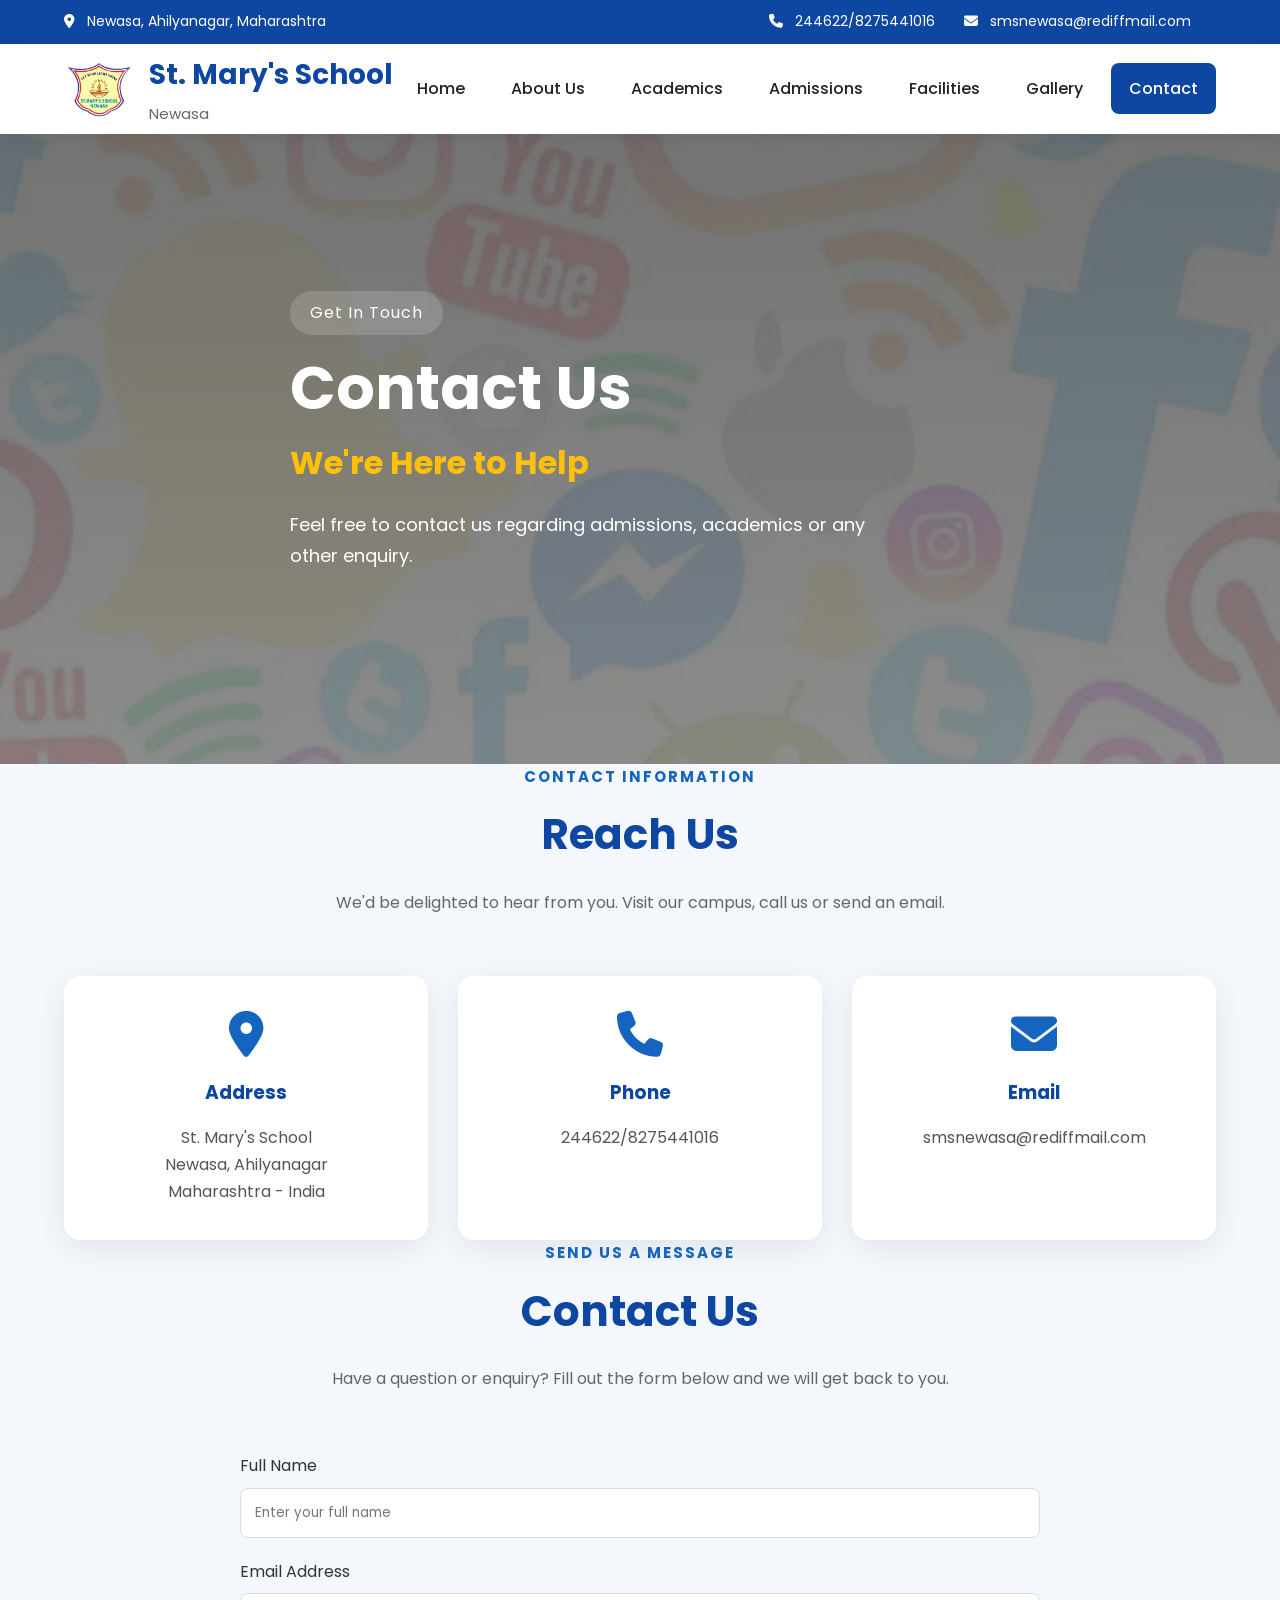
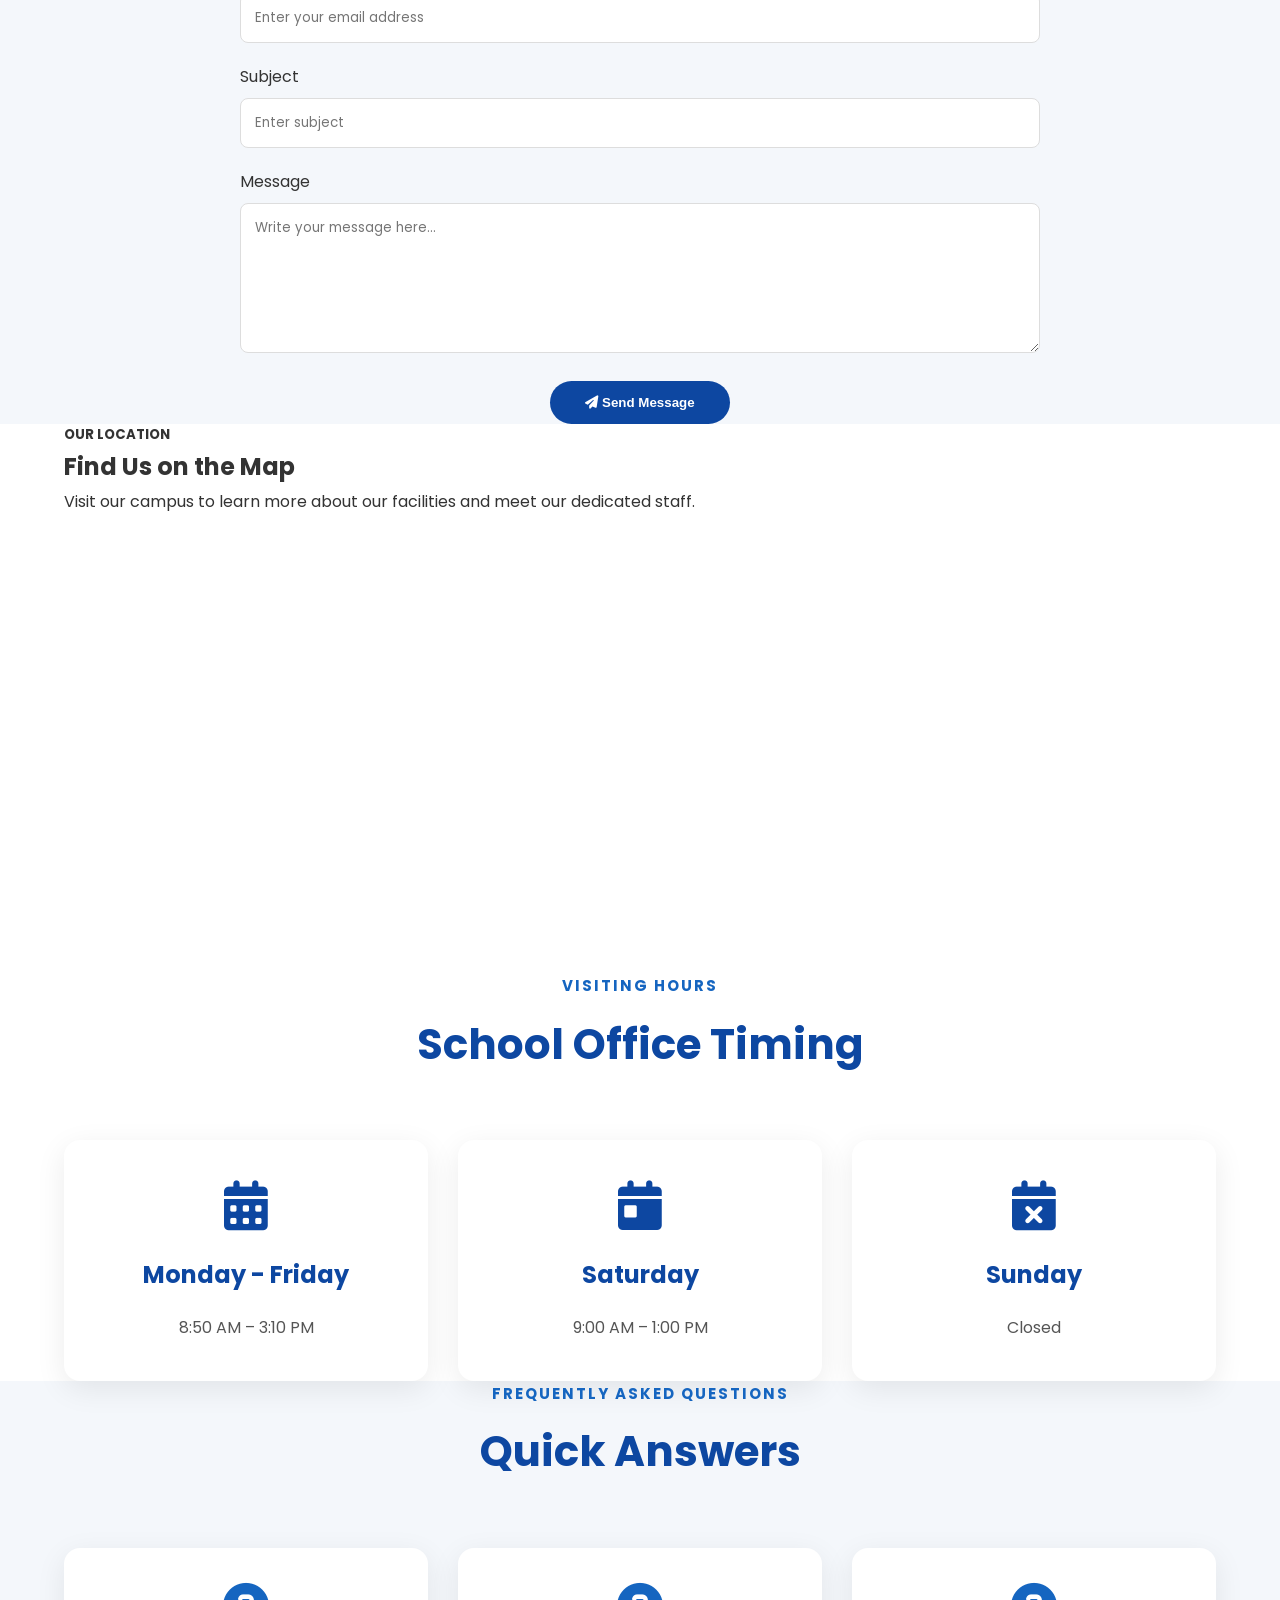
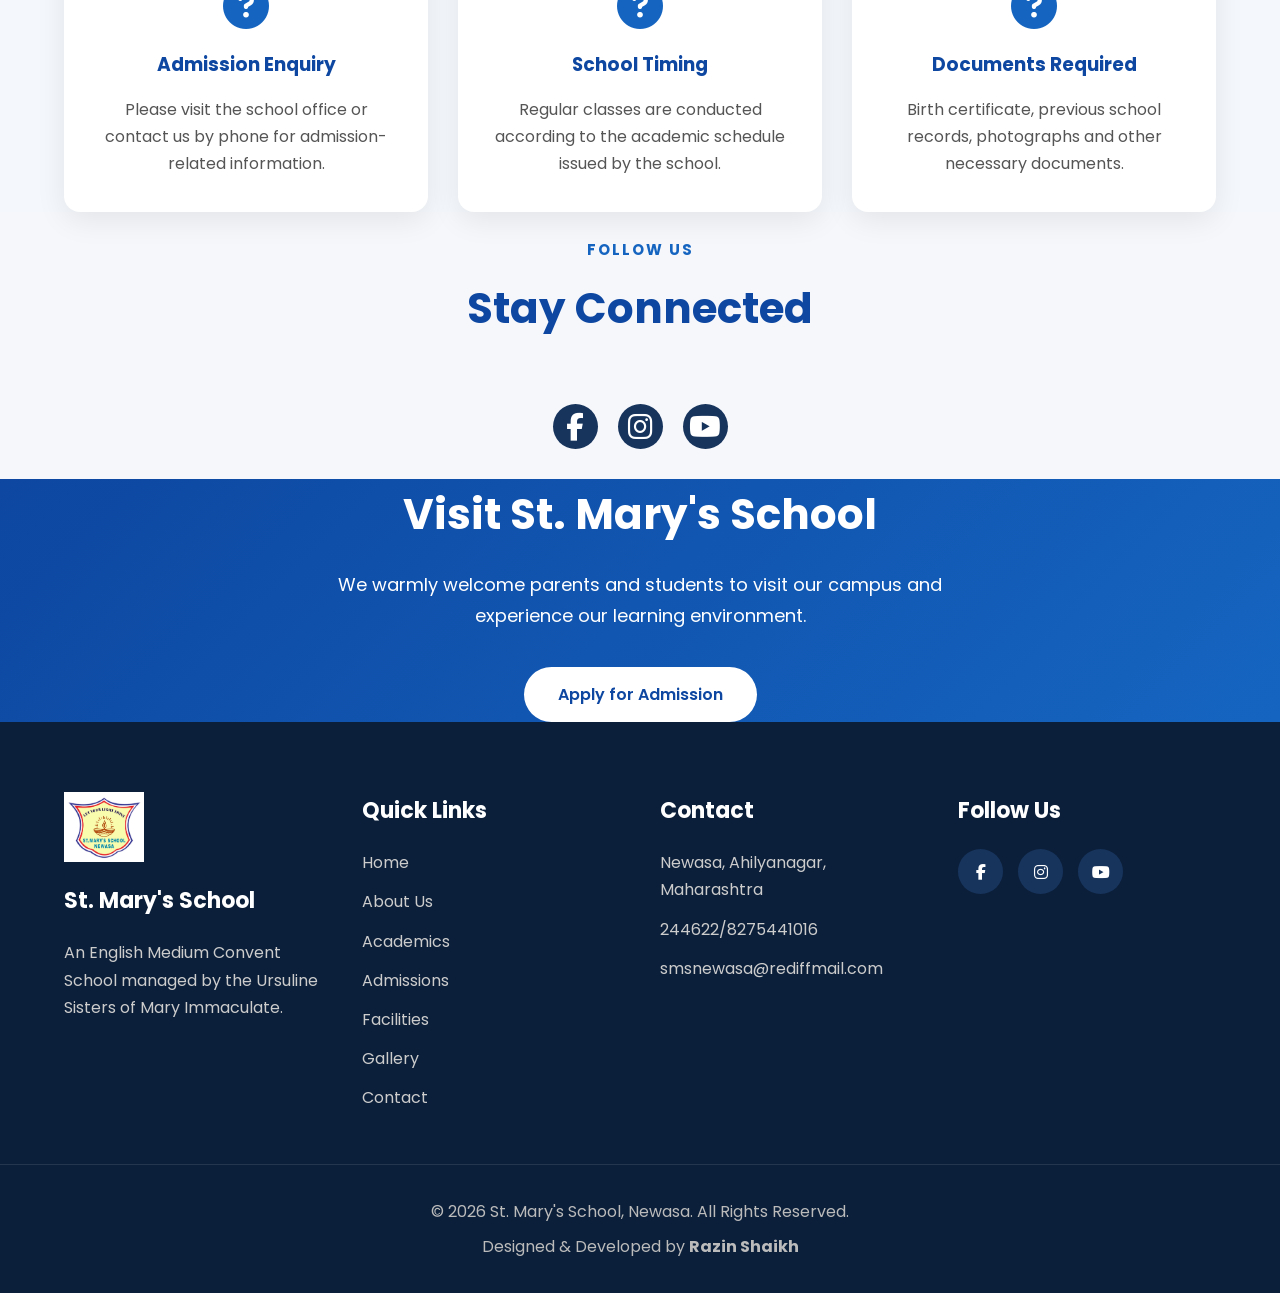
<file: contact.html>
<!doctype html>
<html lang="en">
  <head>
    <meta charset="UTF-8" />

    <meta name="viewport" content="width=device-width, initial-scale=1.0" />

    <title>Contact Us | St. Mary's School, Newasa</title>

    <meta
      name="description"
      content="Contact St. Mary's School, Newasa for admissions and general enquiries."
    />

    <link rel="icon" href="assets/images/favicon.ico" />

    <!-- Google Fonts -->

    <link rel="preconnect" href="https://fonts.googleapis.com" />

    <link rel="preconnect" href="https://fonts.gstatic.com" crossorigin />

    <link
      href="https://fonts.googleapis.com/css2?family=Poppins:wght@300;400;500;600;700&display=swap"
      rel="stylesheet"
    />

    <!-- Font Awesome -->

    <link
      rel="stylesheet"
      href="https://cdnjs.cloudflare.com/ajax/libs/font-awesome/6.6.0/css/all.min.css"
    />

    <!-- Main CSS -->

    <link rel="stylesheet" href="assets/css/style.css" />
  </head>

  <body>
    <!-- ================= TOP BAR ================= -->

    <div class="top-bar">
      <div class="container top-bar-content">
        <div class="top-left">
          <span>
            <i class="fas fa-map-marker-alt"></i>

            Newasa, Ahilyanagar, Maharashtra
          </span>
        </div>

        <div class="top-right">
          <span>
            <i class="fas fa-phone"></i>

            244622/8275441016
          </span>

          <span>
            <i class="fas fa-envelope"></i>

            smsnewasa@rediffmail.com
          </span>
        </div>
      </div>
    </div>

    <!-- ================= HEADER ================= -->

    <header class="main-header">
      <div class="container header-content">
        <a href="index.html" class="logo">
          <img src="assets/images/logo.jpg" alt="School Logo" />

          <div class="logo-text">
            <h1>St. Mary's School</h1>

            <p>Newasa</p>
          </div>
        </a>

        <nav>
          <ul class="navbar">
            <li><a href="index.html">Home</a></li>

            <li><a href="about.html">About Us</a></li>

            <li><a href="academics.html">Academics</a></li>

            <li><a href="admissions.html">Admissions</a></li>

            <li><a href="facilities.html">Facilities</a></li>

            <li><a href="gallery.html">Gallery</a></li>

            <li><a href="contact.html" class="active">Contact</a></li>
          </ul>
        </nav>
      </div>
    </header>

    <!-- ================= HERO ================= -->

    <section class="hero" style="height: 70vh">
      <div class="slide active">
        <img src="assets/images/bg.jpeg" alt="Contact Banner" />

        <div class="overlay">
          <div class="container hero-content">
            <span>Get In Touch</span>

            <h1>Contact Us</h1>

            <h3>We're Here to Help</h3>

            <p>
              Feel free to contact us regarding admissions, academics or any
              other enquiry.
            </p>
          </div>
        </div>
      </div>
    </section>

    <!-- ================= CONTACT DETAILS ================= -->

    <section class="why-choose">
      <div class="container">
        <div class="section-title">
          <h5>CONTACT INFORMATION</h5>

          <h2>Reach Us</h2>

          <p>
            We'd be delighted to hear from you. Visit our campus, call us or
            send an email.
          </p>
        </div>

        <div class="features-grid">
          <div class="feature-card">
            <i class="fas fa-map-marker-alt"></i>

            <h3>Address</h3>

            <p>
              St. Mary's School<br />

              Newasa, Ahilyanagar<br />

              Maharashtra - India
            </p>
          </div>

          <div class="feature-card">
            <i class="fas fa-phone"></i>

            <h3>Phone</h3>

            <p>244622/8275441016</p>
          </div>

          <div class="feature-card">
            <i class="fas fa-envelope"></i>

            <h3>Email</h3>

            <p>smsnewasa@rediffmail.com</p>
          </div>
        </div>
      </div>
    </section>

    <!-- ================= CONTACT FORM ================= -->
     <!-- ================= CONTACT FORM ================= -->
<section class="why-choose">
  <div class="container">

    <div class="section-title">
      <h5>SEND US A MESSAGE</h5>
      <h2>Contact Us</h2>
      <p>
        Have a question or enquiry? Fill out the form below and we will get
        back to you.
      </p>
    </div>

    <div style="max-width: 800px; margin: 0 auto;">

      <form action="ContactServlet" method="post">

        <!-- Name -->
        <div style="margin-bottom: 20px;">
          <label for="name">Full Name</label>
          <input
            type="text"
            id="name"
            name="name"
            placeholder="Enter your full name"
            required
            style="
              width: 100%;
              padding: 14px;
              margin-top: 8px;
              border: 1px solid #ddd;
              border-radius: 8px;
              font-family: inherit;
              box-sizing: border-box;
            "
          />
        </div>

        <!-- Email -->
        <div style="margin-bottom: 20px;">
          <label for="email">Email Address</label>
          <input
            type="email"
            id="email"
            name="email"
            placeholder="Enter your email address"
            required
            style="
              width: 100%;
              padding: 14px;
              margin-top: 8px;
              border: 1px solid #ddd;
              border-radius: 8px;
              font-family: inherit;
              box-sizing: border-box;
            "
          />
        </div>

        <!-- Subject -->
        <div style="margin-bottom: 20px;">
          <label for="subject">Subject</label>
          <input
            type="text"
            id="subject"
            name="subject"
            placeholder="Enter subject"
            required
            style="
              width: 100%;
              padding: 14px;
              margin-top: 8px;
              border: 1px solid #ddd;
              border-radius: 8px;
              font-family: inherit;
              box-sizing: border-box;
            "
          />
        </div>

        <!-- Message -->
        <div style="margin-bottom: 20px;">
          <label for="message">Message</label>
          <textarea
            id="message"
            name="message"
            rows="6"
            placeholder="Write your message here..."
            required
            style="
              width: 100%;
              padding: 14px;
              margin-top: 8px;
              border: 1px solid #ddd;
              border-radius: 8px;
              font-family: inherit;
              box-sizing: border-box;
              resize: vertical;
            "
          ></textarea>
        </div>

        <!-- Submit Button -->
        <div style="text-align: center;">
          <button
            type="submit"
            class="btn"
            style="
              border: none;
              cursor: pointer;
              padding: 14px 35px;
            "
          >
            <i class="fas fa-paper-plane"></i>
            Send Message
          </button>
        </div>

      </form>

    </div>
  </div>
</section>

<!-- ================= GOOGLE MAP ================= -->

    <!-- ================= GOOGLE MAP ================= -->
    <section class="welcome">
      <div class="container">
        <div class="setion-title">
          <h5>OUR LOCATION</h5>

          <h2>Find Us on the Map</h2>

          <p>
            Visit our campus to learn more about our facilities and meet our
            dedicated staff.
          </p>
        </div>

        <div style="width: 100%; border-radius: 12px; overflow: hidden">
          <iframe
            src="https://www.google.com/maps/embed?pb=!1m18!1m12!1m3!1d3760.2703339251366!2d74.95174197521688!3d19.530004181770238!2m3!1f0!2f0!3f0!3m2!1i1024!2i768!4f13.1!3m3!1m2!1s0x3bdc82971627f08f%3A0x559f33d391d4f9c7!2sSt.%20Mary's%20School!5e0!3m2!1sen!2sin!4v1785498859736!5m2!1sen!2sin"
            width="100%"
            height="450"
            style="border: 0"
            allowfullscreen=""
            loading="lazy"
          >
          </iframe>
        </div>
      </div>
    </section>

    <!-- ================= OFFICE HOURS ================= -->

    <section class="vision-mission">
      <div class="container">
        <div class="section-title">
          <h5>VISITING HOURS</h5>

          <h2>School Office Timing</h2>
        </div>

        <div class="vision-grid">
          <div class="vision-card">
            <i class="fas fa-calendar-alt"></i>

            <h3>Monday - Friday</h3>

            <p>8:50 AM – 3:10 PM</p>
          </div>

          <div class="vision-card">
            <i class="fas fa-calendar-day"></i>

            <h3>Saturday</h3>

            <p>9:00 AM – 1:00 PM</p>
          </div>

          <div class="vision-card">
            <i class="fas fa-calendar-times"></i>

            <h3>Sunday</h3>

            <p>Closed</p>
          </div>
        </div>
      </div>
    </section>

    <!-- ================= FAQ ================= -->

    <section class="why-choose">
      <div class="container">
        <div class="section-title">
          <h5>FREQUENTLY ASKED QUESTIONS</h5>

          <h2>Quick Answers</h2>
        </div>

        <div class="features-grid">
          <div class="feature-card">
            <i class="fas fa-question-circle"></i>

            <h3>Admission Enquiry</h3>

            <p>
              Please visit the school office or contact us by phone for
              admission-related information.
            </p>
          </div>

          <div class="feature-card">
            <i class="fas fa-question-circle"></i>

            <h3>School Timing</h3>

            <p>
              Regular classes are conducted according to the academic schedule
              issued by the school.
            </p>
          </div>

          <div class="feature-card">
            <i class="fas fa-question-circle"></i>

            <h3>Documents Required</h3>

            <p>
              Birth certificate, previous school records, photographs and other
              necessary documents.
            </p>
          </div>
        </div>
      </div>
    </section>

    <!-- ================= SOCIAL MEDIA ================= -->

    <section class="facilities" style="padding-bottom: 30px">
      <div class="container">
        <div class="section-title">
          <h5>FOLLOW US</h5>
          <h2>Stay Connected</h2>
        </div>

        <div
          class="social-icons"
          style="
            display: flex;
            justify-content: center;
            gap: 20px;
            font-size: 28px;
          "
        >
          <a href="https://www.facebook.com/share/18emmS2vHg/"
            ><i class="fab fa-facebook-f"></i
          ></a>

          <a
            href="https://www.instagram.com/st.marys_school_newasa?igsh=ZDlsdnhwd2VybW9j"
            ><i class="fab fa-instagram"></i
          ></a>

          <a
            href="https://youtube.com/@st._marys_school_newasa?si=_-XkgOmOjOL5HV83"
            ><i class="fab fa-youtube"></i
          ></a>
        </div>
      </div>
    </section>

    <!-- ================= CTA ================= -->

    <section class="cta">
      <div class="container">
        <h2>Visit St. Mary's School</h2>

        <p>
          We warmly welcome parents and students to visit our campus and
          experience our learning environment.
        </p>

        <a href="admissions.html" class="btn"> Apply for Admission </a>
      </div>
    </section>

    <!-- ================= FOOTER ================= -->

    <footer>
      <div class="container footer-container">
        <div class="footer-column">
          <img
            src="assets/images/logo.jpg"
            class="footer-logo"
            alt="School Logo"
          />

          <h3>St. Mary's School</h3>

          <p>
            An English Medium Convent School managed by the Ursuline Sisters of
            Mary Immaculate.
          </p>
        </div>

        <div class="footer-column">
          <h3>Quick Links</h3>

          <ul>
            <li><a href="index.html">Home</a></li>
            <li><a href="about.html">About Us</a></li>
            <li><a href="academics.html">Academics</a></li>
            <li><a href="admissions.html">Admissions</a></li>
            <li><a href="facilities.html">Facilities</a></li>
            <li><a href="gallery.html">Gallery</a></li>
            <li><a href="contact.html">Contact</a></li>
          </ul>
        </div>

        <div class="footer-column">
          <h3>Contact</h3>

          <p>Newasa, Ahilyanagar, Maharashtra</p>

          <p>244622/8275441016</p>

          <p>smsnewasa@rediffmail.com</p>
        </div>

        <div class="footer-column">
          <h3>Follow Us</h3>

          <div class="social-icons">
            <a href="https://www.facebook.com/share/18emmS2vHg/"
              ><i class="fab fa-facebook-f"></i
            ></a>

            <a
              href="https://www.instagram.com/st.marys_school_newasa?igsh=ZDlsdnhwd2VybW9j"
              ><i class="fab fa-instagram"></i
            ></a>

            <a
              href="https://youtube.com/@st._marys_school_newasa?si=_-XkgOmOjOL5HV83"
              ><i class="fab fa-youtube"></i
            ></a>
          </div>
        </div>
      </div>

      <div class="footer-bottom">
        <p>© 2026 St. Mary's School, Newasa. All Rights Reserved.</p>

        <p>Designed & Developed by <strong>Razin Shaikh</strong></p>
      </div>
    </footer>

    <script src="assets/js/script.js"></script>
  </body>
</html>
</file>
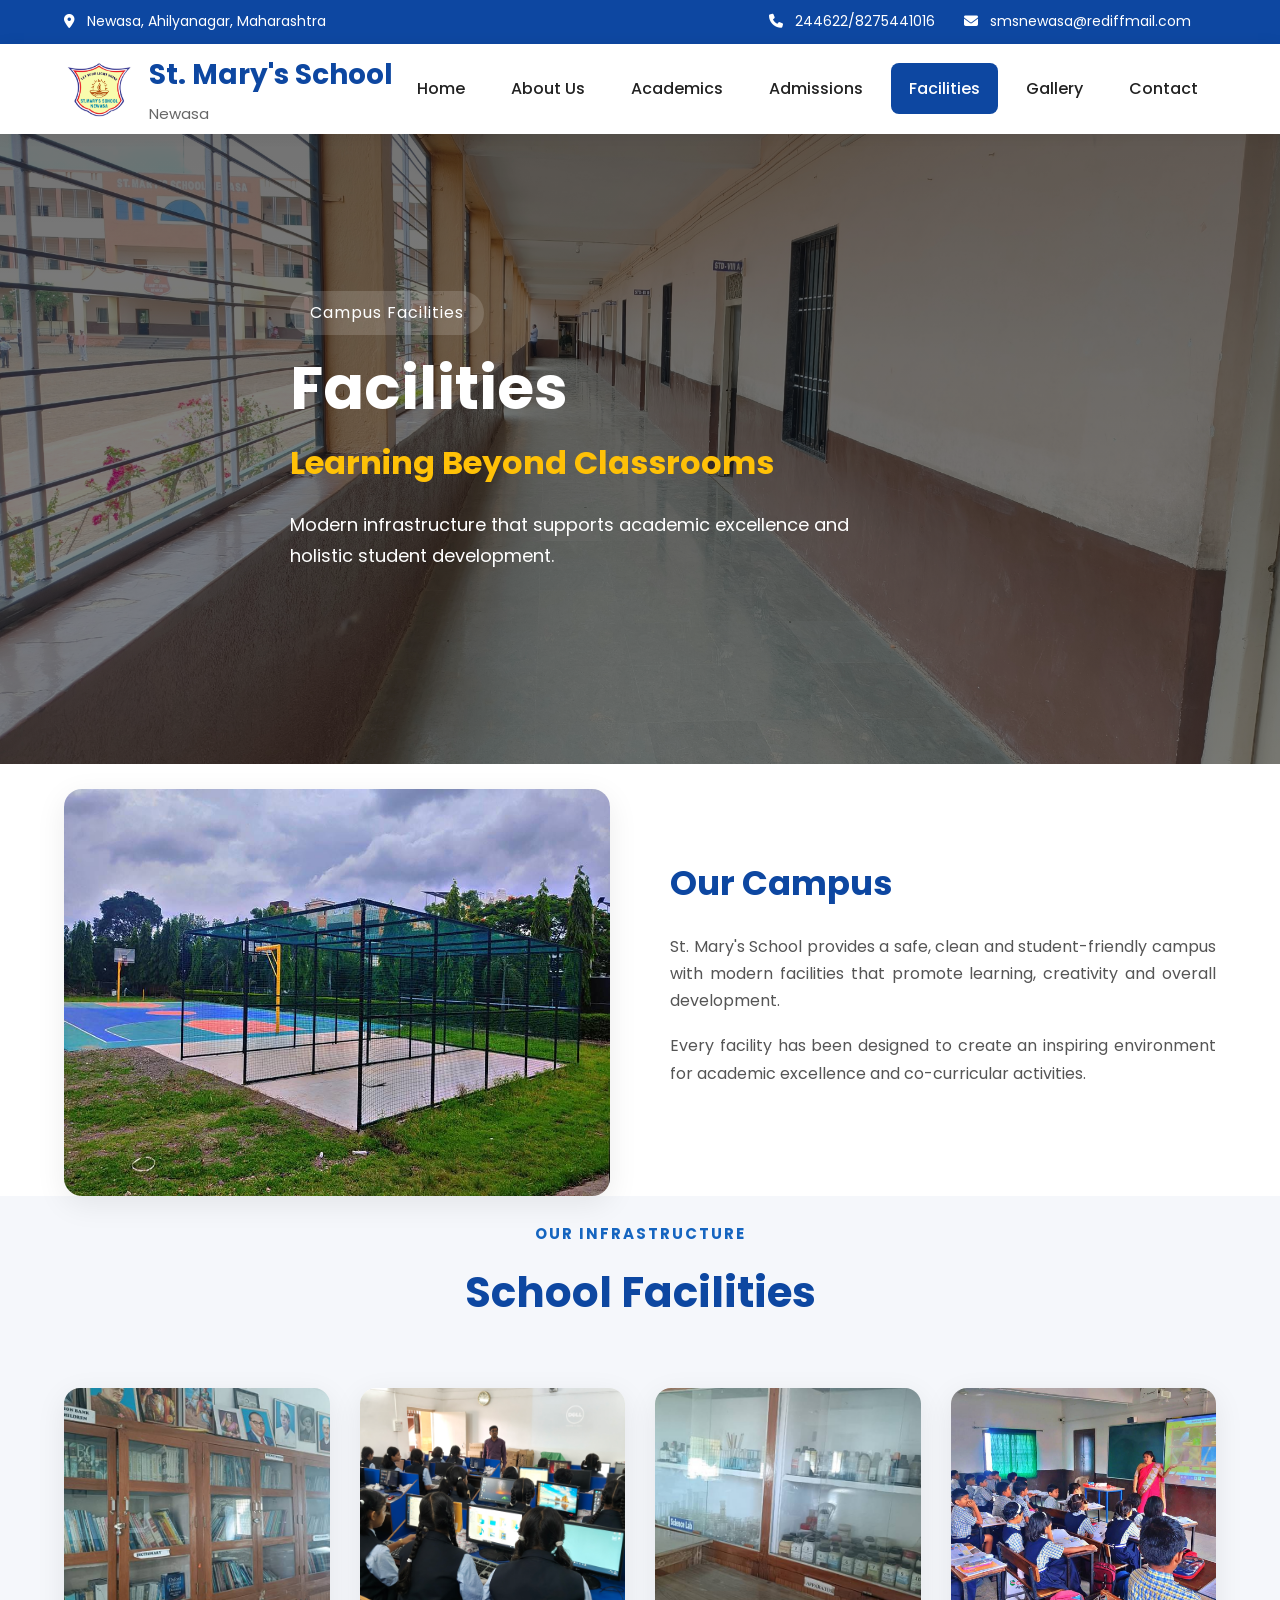
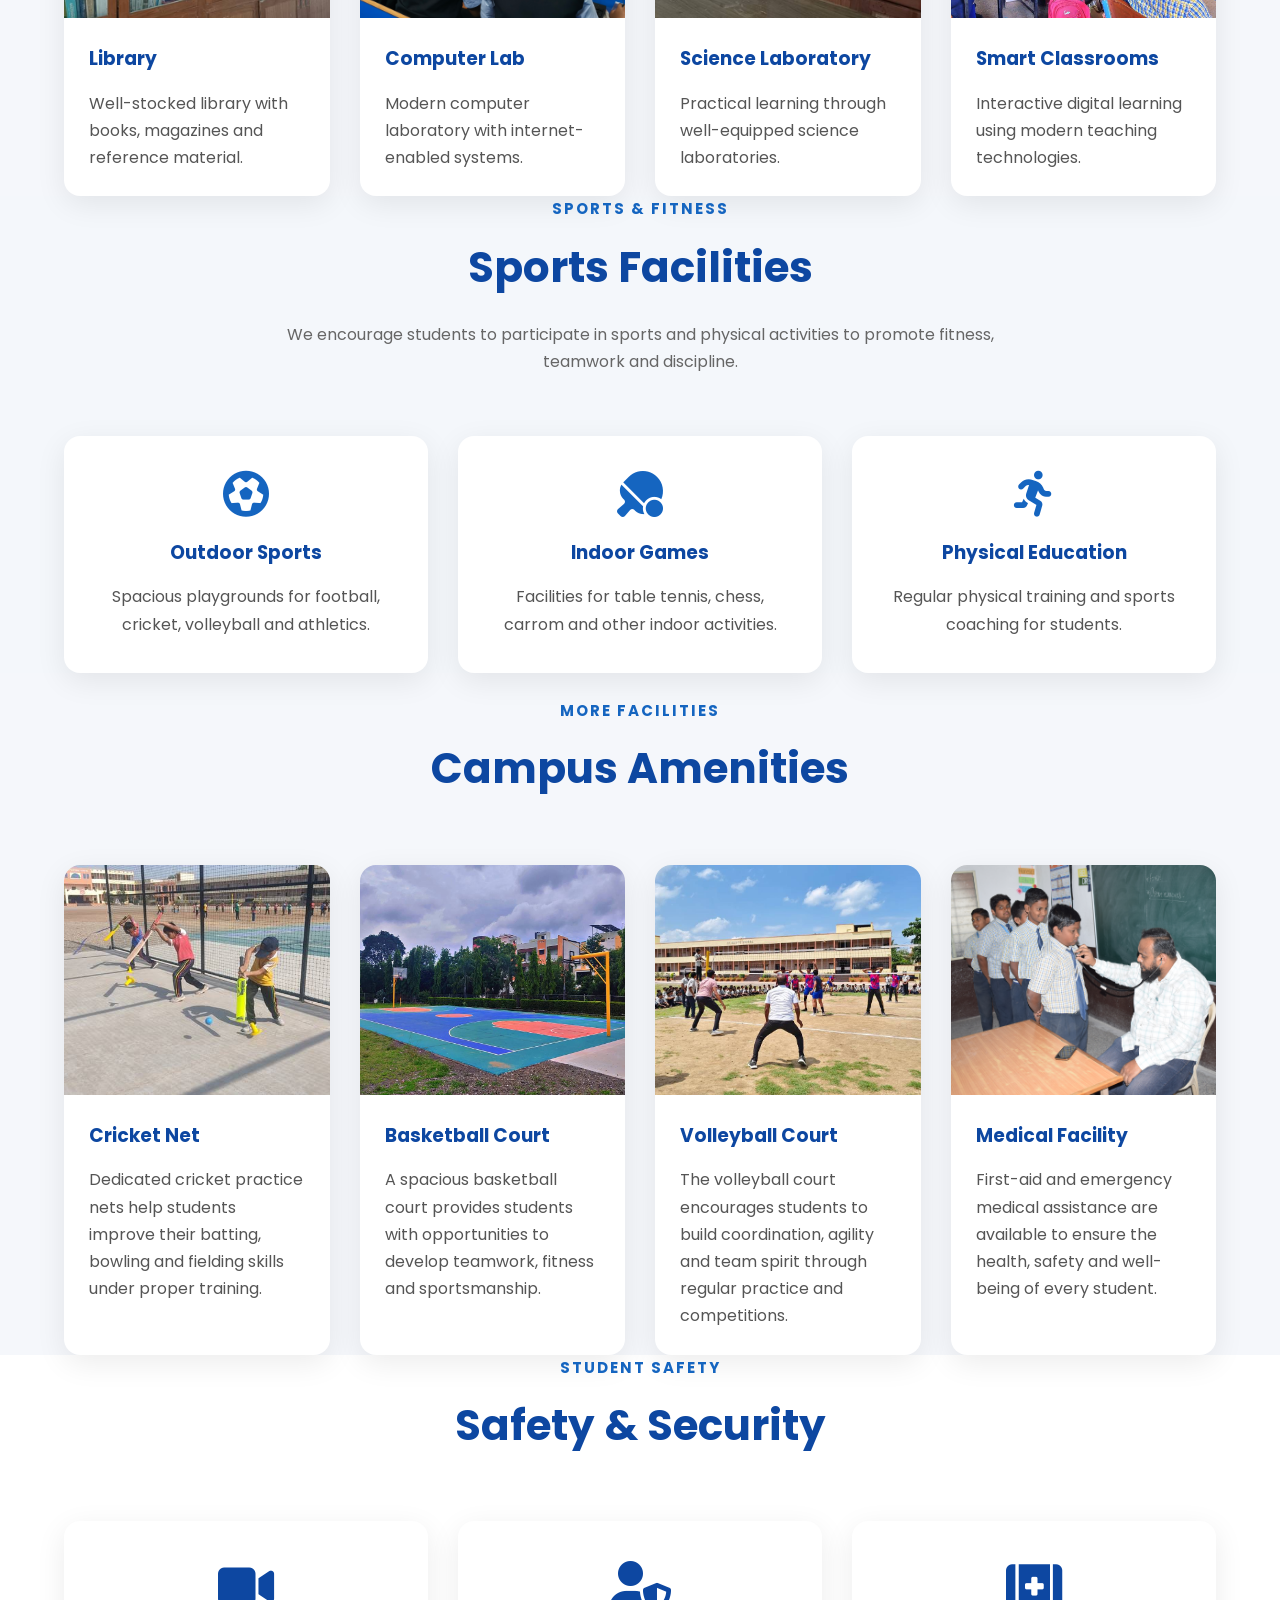
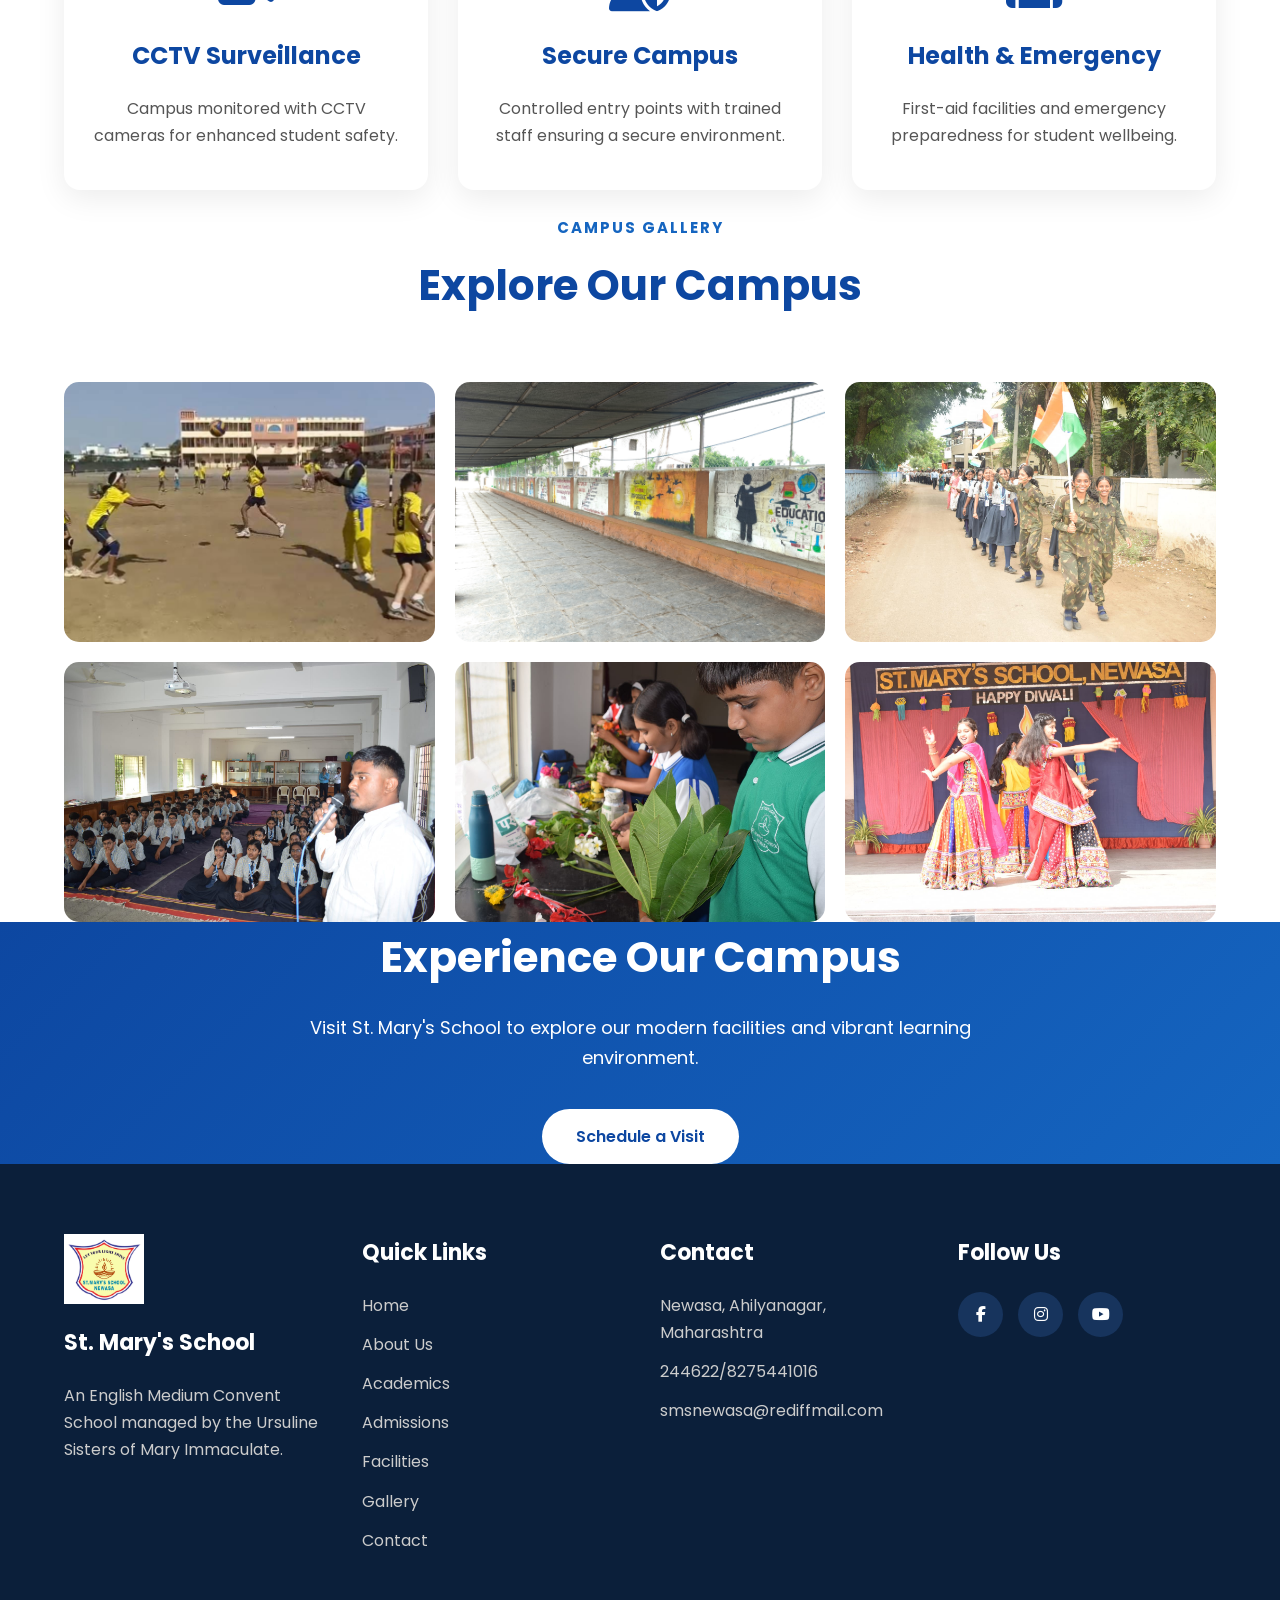
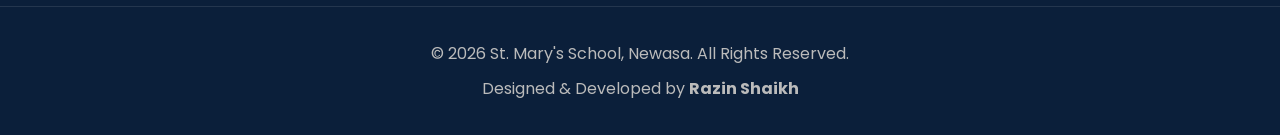
<file: facilities.html>
<!doctype html>
<html lang="en">
  <head>
    <meta charset="UTF-8" />

    <meta name="viewport" content="width=device-width, initial-scale=1.0" />

    <title>Facilities | St. Mary's School, Newasa</title>

    <meta
      name="description"
      content="Facilities available at St. Mary's School, Newasa."
    />

    <link rel="icon" href="assets/images/favicon.ico" />

    <link rel="preconnect" href="https://fonts.googleapis.com" />

    <link rel="preconnect" href="https://fonts.gstatic.com" crossorigin />

    <link
      href="https://fonts.googleapis.com/css2?family=Poppins:wght@300;400;500;600;700&display=swap"
      rel="stylesheet"
    />

    <link
      rel="stylesheet"
      href="https://cdnjs.cloudflare.com/ajax/libs/font-awesome/6.6.0/css/all.min.css"
    />

    <link rel="stylesheet" href="assets/css/style.css" />
  </head>

  <body>
    <!-- ================= TOP BAR ================= -->

    <div class="top-bar">
      <div class="container top-bar-content">
        <div class="top-left">
          <span>
            <i class="fas fa-map-marker-alt"></i>

            Newasa, Ahilyanagar, Maharashtra
          </span>
        </div>

        <div class="top-right">
          <span><i class="fas fa-phone"></i> 244622/8275441016</span>

          <span><i class="fas fa-envelope"></i> smsnewasa@rediffmail.com</span>
        </div>
      </div>
    </div>

    <!-- ================= HEADER ================= -->

    <header class="main-header">
      <div class="container header-content">
        <a href="index.html" class="logo">
          <img src="assets/images/logo.jpg" alt="School Logo" />

          <div class="logo-text">
            <h1>St. Mary's School</h1>

            <p>Newasa</p>
          </div>
        </a>

        <nav>
          <ul class="navbar">
            <li><a href="index.html">Home</a></li>

            <li><a href="about.html">About Us</a></li>

            <li><a href="academics.html">Academics</a></li>

            <li><a href="admissions.html">Admissions</a></li>

            <li><a href="facilities.html" class="active">Facilities</a></li>

            <li><a href="gallery.html">Gallery</a></li>

            <li><a href="contact.html">Contact</a></li>
          </ul>
        </nav>
      </div>
    </header>

    <!-- ================= HERO ================= -->

    <section class="hero" style="height: 70vh">
      <div class="slide active">
        <img src="assets/images/infra.jpg" alt="Facilities" />

        <div class="overlay">
          <div class="container hero-content">
            <span>Campus Facilities</span>

            <h1>Facilities</h1>

            <h3>Learning Beyond Classrooms</h3>

            <p>
              Modern infrastructure that supports academic excellence and
              holistic student development.
            </p>
          </div>
        </div>
      </div>
    </section>

    <!-- ================= INTRODUCTION ================= -->

    <section class="welcome">
      <div class="container">
        <div class="welcome-grid">
          <div class="welcome-image">
            <img src="assets/images/play3.jpeg" alt="Campus" />
          </div>

          <div class="welcome-content">
            <h3>Our Campus</h3>

            <p>
              St. Mary's School provides a safe, clean and student-friendly
              campus with modern facilities that promote learning, creativity
              and overall development.
            </p>

            <p>
              Every facility has been designed to create an inspiring
              environment for academic excellence and co-curricular activities.
            </p>
          </div>
        </div>
      </div>
    </section>

    <!-- ================= FACILITIES ================= -->

    <section class="facilities">
      <div class="container">
        <div class="section-title">
          <h5>OUR INFRASTRUCTURE</h5>

          <h2>School Facilities</h2>

        </div>

        <div class="facility-grid">
          <div class="facility-card">
            <img src="assets/images/library.jpeg" alt="Library" />

            <div class="facility-content">
              <h3>Library</h3>

              <p>
                Well-stocked library with books, magazines and reference
                material.
              </p>
            </div>
          </div>

          <div class="facility-card">
            <img src="assets/images/lab.jpg" alt="Computer Lab" />

            <div class="facility-content">
              <h3>Computer Lab</h3>

              <p>Modern computer laboratory with internet-enabled systems.</p>
            </div>
          </div>

          <div class="facility-card">
            <img src="assets/images/sci lab.jpeg" alt="Science Lab" />

            <div class="facility-content">
              <h3>Science Laboratory</h3>

              <p>
                Practical learning through well-equipped science laboratories.
              </p>
            </div>
          </div>

          <div class="facility-card">
            <img src="assets/images/play12.jpeg" alt="Smart Classroom" />

            <div class="facility-content">
              <h3>Smart Classrooms</h3>

              <p>
                Interactive digital learning using modern teaching technologies.
              </p>
            </div>
          </div>
        </div>
      </div>
    </section>

    <!-- ================= SPORTS ================= -->
    <section class="why-choose">
      <div class="container">
        <div class="section-title">
          <h5>SPORTS & FITNESS</h5>

          <h2>Sports Facilities</h2>

          <p>
            We encourage students to participate in sports and physical
            activities to promote fitness, teamwork and discipline.
          </p>
        </div>

        <div class="features-grid">
          <div class="feature-card">
            <i class="fas fa-futbol"></i>

            <h3>Outdoor Sports</h3>

            <p>
              Spacious playgrounds for football, cricket, volleyball and
              athletics.
            </p>
          </div>

          <div class="feature-card">
            <i class="fas fa-table-tennis"></i>

            <h3>Indoor Games</h3>

            <p>
              Facilities for table tennis, chess, carrom and other indoor
              activities.
            </p>
          </div>

          <div class="feature-card">
            <i class="fas fa-running"></i>

            <h3>Physical Education</h3>

            <p>Regular physical training and sports coaching for students.</p>
          </div>
        </div>
      </div>
    </section>

    <!-- ================= MORE FACILITIES ================= -->

    <section class="facilities">
      <div class="container">
        <div class="section-title">
          <h5>MORE FACILITIES</h5>

          <h2>Campus Amenities</h2>
        </div>

        <div class="facility-grid">
          <div class="facility-card">
            <img src="assets/images/play6.jpeg" alt="Cricket Net" />

            <div class="facility-content">
              <h3>Cricket Net</h3>

              <p>
                Dedicated cricket practice nets help students improve their
                batting, bowling and fielding skills under proper training.
              </p>
            </div>
          </div>

          <div class="facility-card">
            <img src="assets/images/play4.jpeg" alt="Basketball Court" />

            <div class="facility-content">
              <h3>Basketball Court</h3>

              <p>
                A spacious basketball court provides students with opportunities
                to develop teamwork, fitness and sportsmanship.
              </p>
            </div>
          </div>

          <div class="facility-card">
            <img src="assets/images/play2.jpeg" alt="Volleyball Court" />

            <div class="facility-content">
              <h3>Volleyball Court</h3>

              <p>
                The volleyball court encourages students to build coordination,
                agility and team spirit through regular practice and
                competitions.
              </p>
            </div>
          </div>

          <div class="facility-card">
            <img src="assets/images/event17.JPG" alt="Medical Facility" />

            <div class="facility-content">
              <h3>Medical Facility</h3>

              <p>
                First-aid and emergency medical assistance are available to
                ensure the health, safety and well-being of every student.
              </p>
            </div>
          </div>
        </div>
      </div>
    </section>

    <!-- ================= SAFETY ================= -->

    <section class="vision-mission">
      <div class="container">
        <div class="section-title">
          <h5>STUDENT SAFETY</h5>

          <h2>Safety & Security</h2>
        </div>

        <div class="vision-grid">
          <div class="vision-card">
            <i class="fas fa-video"></i>

            <h3>CCTV Surveillance</h3>

            <p>
              Campus monitored with CCTV cameras for enhanced student safety.
            </p>
          </div>

          <div class="vision-card">
            <i class="fas fa-user-shield"></i>

            <h3>Secure Campus</h3>

            <p>
              Controlled entry points with trained staff ensuring a secure
              environment.
            </p>
          </div>

          <div class="vision-card">
            <i class="fas fa-first-aid"></i>

            <h3>Health & Emergency</h3>

            <p>
              First-aid facilities and emergency preparedness for student
              wellbeing.
            </p>
          </div>
        </div>
      </div>
    </section>

    <!-- ================= CAMPUS GALLERY PREVIEW ================= -->

    <section class="gallery">
      <div class="container">
        <div class="section-title">
          <h5>CAMPUS GALLERY</h5>

          <h2>Explore Our Campus</h2>
        </div>

        <div class="gallery-grid">
          <img src="assets/images/play7.jpeg" alt="Gallery Image 1" />

          <img src="assets/images/shade.jpg" alt="Gallery Image 2" />

          <img src="assets/images/8.jpeg" alt="Gallery Image 3" />

          <img src="assets/images/10.jpeg" alt="Gallery Image 4" />

          <img src="assets/images/11.jpeg" alt="Gallery Image 5" />

          <img src="assets/images/2.jpeg" alt="Gallery Image 6" />
        </div>
      </div>
    </section>

    <!-- ================= CTA ================= -->

    <section class="cta">
      <div class="container">
        <h2>Experience Our Campus</h2>

        <p>
          Visit St. Mary's School to explore our modern facilities and vibrant
          learning environment.
        </p>

        <a href="contact.html" class="btn"> Schedule a Visit </a>
      </div>
    </section>

    <!-- ================= FOOTER ================= -->

    <footer>
      <div class="container footer-container">
        <div class="footer-column">
          <img
            src="assets/images/logo.jpg"
            class="footer-logo"
            alt="School Logo"
          />

          <h3>St. Mary's School</h3>

          <p>
            An English Medium Convent School managed by the Ursuline Sisters of
            Mary Immaculate.
          </p>
        </div>

        <div class="footer-column">
          <h3>Quick Links</h3>

          <ul>
            <li><a href="index.html">Home</a></li>
            <li><a href="about.html">About Us</a></li>
            <li><a href="academics.html">Academics</a></li>
            <li><a href="admissions.html">Admissions</a></li>
            <li><a href="facilities.html">Facilities</a></li>
            <li><a href="gallery.html">Gallery</a></li>
            <li><a href="contact.html">Contact</a></li>
          </ul>
        </div>

        <div class="footer-column">
          <h3>Contact</h3>

          <p>Newasa, Ahilyanagar, Maharashtra</p>
          <p>244622/8275441016</p>
          <p>smsnewasa@rediffmail.com</p>
        </div>

        <div class="footer-column">
          <h3>Follow Us</h3>

          <div class="social-icons">
            <a href="https://www.facebook.com/share/18emmS2vHg/"><i class="fab fa-facebook-f"></i></a>
            <a href="https://www.instagram.com/st.marys_school_newasa?igsh=ZDlsdnhwd2VybW9j"><i class="fab fa-instagram"></i></a>
            <a href="https://youtube.com/@st._marys_school_newasa?si=_-XkgOmOjOL5HV83"><i class="fab fa-youtube"></i></a>
          </div>
        </div>
      </div>

      <div class="footer-bottom">
        <p>© 2026 St. Mary's School, Newasa. All Rights Reserved.</p>

        <p>Designed & Developed by <strong>Razin Shaikh</strong></p>
      </div>
    </footer>

    <script src="assets/js/script.js"></script>
  </body>
</html>
</file>
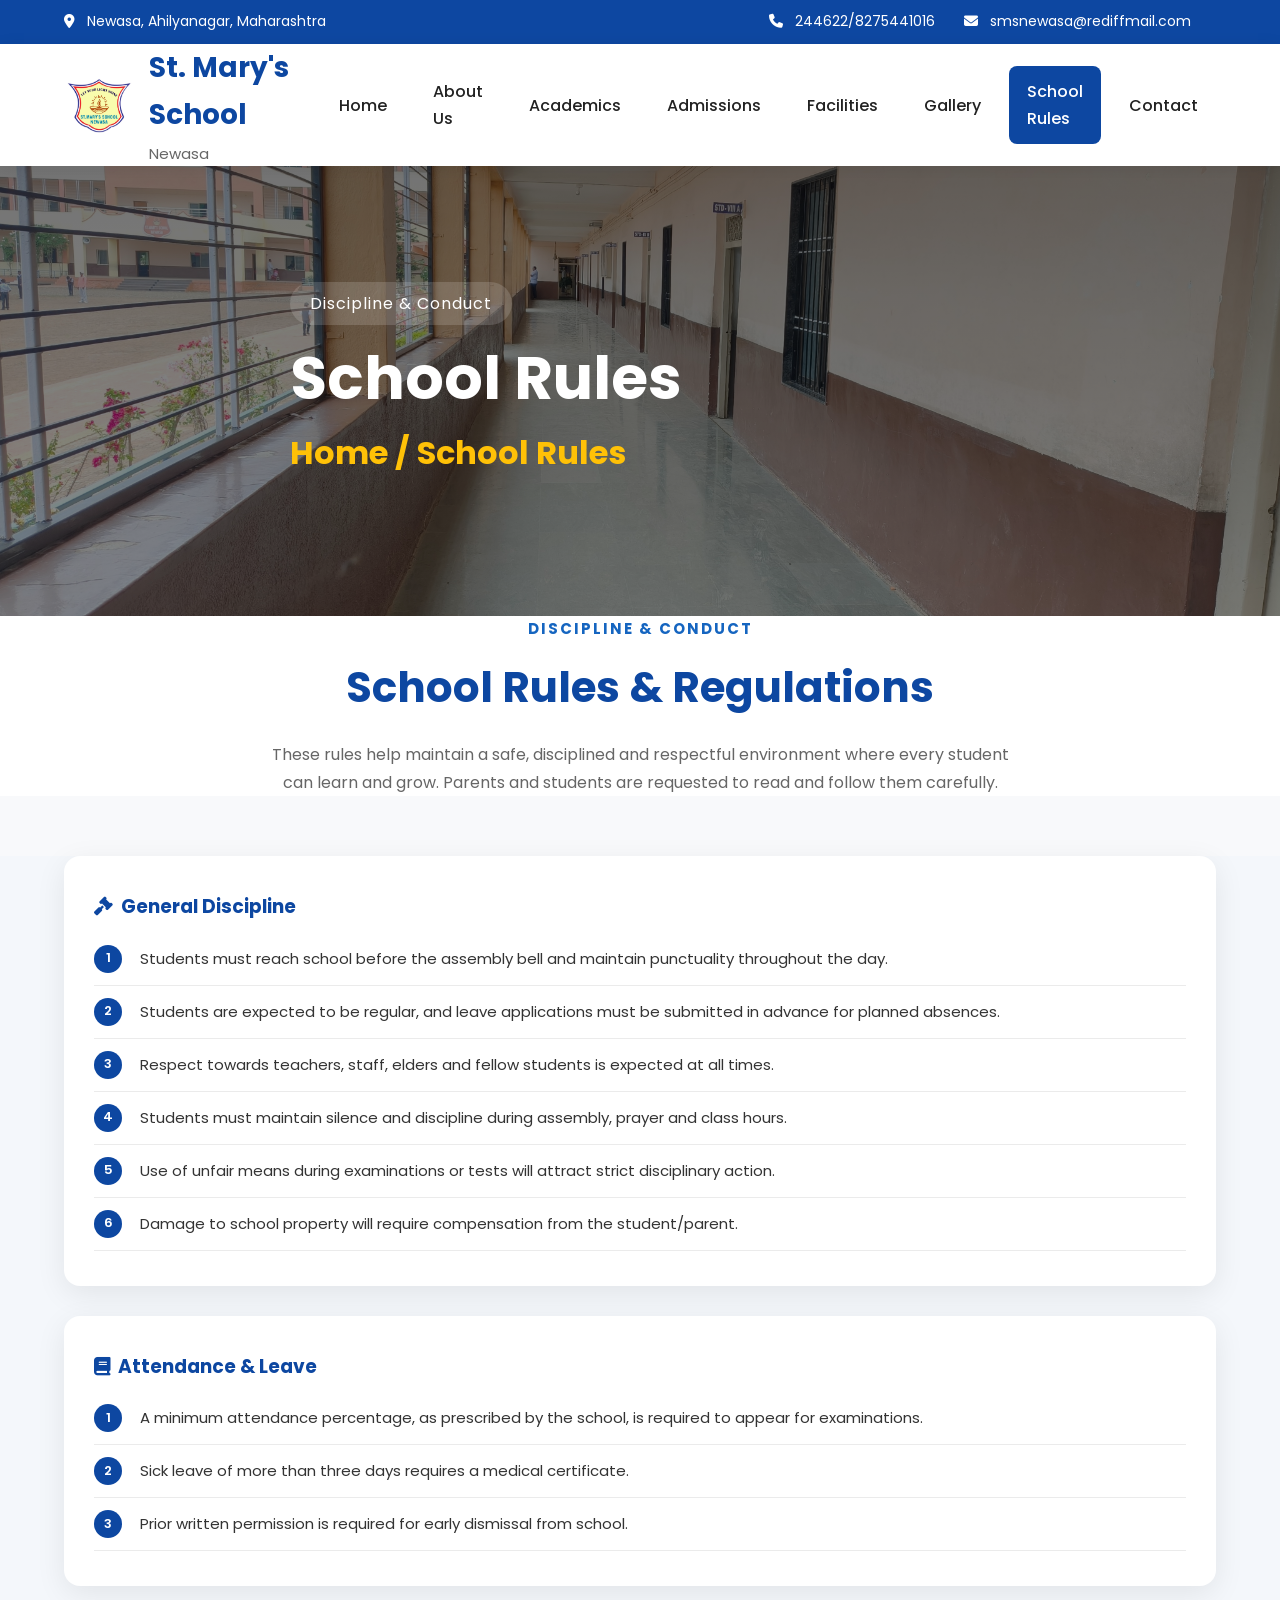
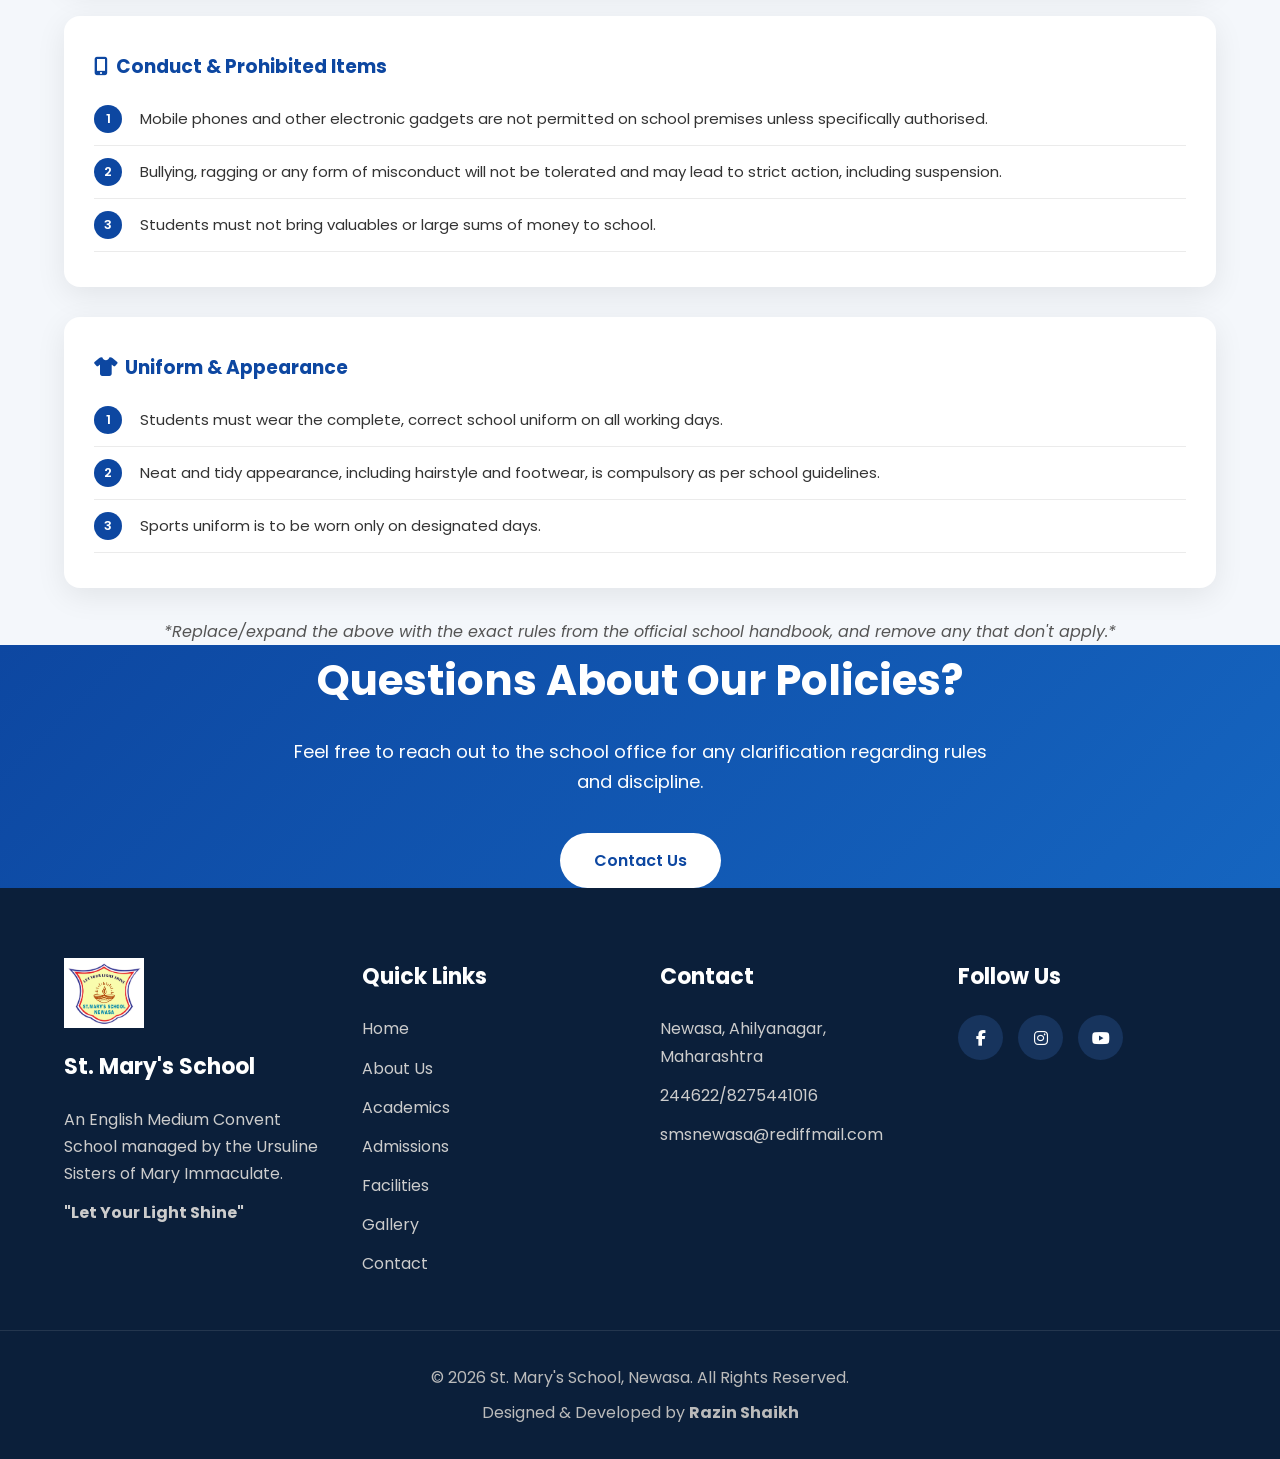
<file: rules.html>
<!doctype html>
<html lang="en">
  <head>
    <meta charset="UTF-8" />

    <meta name="viewport" content="width=device-width, initial-scale=1.0" />

    <title>School Rules | St. Mary's School, Newasa</title>

    <meta
      name="description"
      content="Rules and regulations of St. Mary's School, Newasa."
    />

    <link rel="icon" href="assets/images/logo.jpg" />

    <!-- Google Fonts -->

    <link rel="preconnect" href="https://fonts.googleapis.com" />

    <link rel="preconnect" href="https://fonts.gstatic.com" crossorigin />

    <link
      href="https://fonts.googleapis.com/css2?family=Poppins:wght@300;400;500;600;700&display=swap"
      rel="stylesheet"
    />

    <!-- Font Awesome -->

    <link
      rel="stylesheet"
      href="https://cdnjs.cloudflare.com/ajax/libs/font-awesome/6.6.0/css/all.min.css"
    />

    <!-- Main CSS -->

    <link rel="stylesheet" href="assets/css/style.css" />

    <style>
      /* Rules-page-specific styles */

      .rules-list {
        list-style: none;
        padding: 0;
        margin: 0;
        counter-reset: rule-counter;
      }

      .rules-list li {
        counter-increment: rule-counter;
        position: relative;
        padding: 14px 0 14px 46px;
        border-bottom: 1px solid rgba(0, 0, 0, 0.08);
        font-size: 15px;
        line-height: 1.6;
      }

      .rules-list li::before {
        content: counter(rule-counter);
        position: absolute;
        left: 0;
        top: 12px;
        width: 28px;
        height: 28px;
        background: var(--primary);
        color: #fff;
        border-radius: 50%;
        display: flex;
        align-items: center;
        justify-content: center;
        font-size: 13px;
        font-weight: 600;
      }

      .rules-block {
        background: #fff;
        border-radius: 16px;
        box-shadow: var(--shadow);
        padding: 35px 30px;
        margin-bottom: 30px;
      }

      .rules-block h3 {
        color: var(--primary);
        margin-bottom: 10px;
      }

      .rules-block h3 i {
        margin-right: 8px;
      }
    </style>
  </head>

  <body>
    <!-- ================= TOP BAR ================= -->

    <div class="top-bar">
      <div class="container top-bar-content">
        <div class="top-left">
          <span>
            <i class="fas fa-map-marker-alt"></i>

            Newasa, Ahilyanagar, Maharashtra
          </span>
        </div>

        <div class="top-right">
          <span>
            <i class="fas fa-phone"></i>

            244622/8275441016
          </span>

          <span>
            <i class="fas fa-envelope"></i>

            smsnewasa@rediffmail.com
          </span>
        </div>
      </div>
    </div>

    <!-- ================= HEADER ================= -->

    <header class="main-header">
      <div class="container header-content">
        <a href="index.html" class="logo">
          <img src="assets/images/logo.jpg" alt="School Logo" />

          <div class="logo-text">
            <h1>St. Mary's School</h1>

            <p>Newasa</p>
          </div>
        </a>

        <nav>
          <ul class="navbar">
            <li><a href="index.html">Home</a></li>

            <li><a href="about.html">About Us</a></li>

            <li><a href="academics.html">Academics</a></li>

            <li><a href="admissions.html">Admissions</a></li>

            <li><a href="facilities.html">Facilities</a></li>

            <li><a href="gallery.html">Gallery</a></li>

            <li><a href="rules.html" class="active">School Rules</a></li>

            <li><a href="contact.html">Contact</a></li>
          </ul>
        </nav>
      </div>
    </header>

    <!-- ================= PAGE HERO ================= -->

    <section class="hero" style="height: 50vh">
      <div class="slide active">
        <img src="assets/images/infra.jpg" alt="School Rules" />

        <div class="overlay">
          <div class="container hero-content">
            <span>Discipline & Conduct</span>

            <h1>School Rules</h1>

            <h3>Home / School Rules</h3>
          </div>
        </div>
      </div>
    </section>

    <!-- ================= INTRO ================= -->

    <section class="welcome">
      <div class="container">
        <div class="section-title">
          <h5>DISCIPLINE & CONDUCT</h5>

          <h2>School Rules & Regulations</h2>

          <p>
            These rules help maintain a safe, disciplined and respectful
            environment where every student can learn and grow. Parents and
            students are requested to read and follow them carefully.
          </p>
        </div>
      </div>
    </section>

    <!-- ================= RULES ================= -->

    <section class="why-choose">
      <div class="container">
        <div class="rules-block">
          <h3><i class="fas fa-gavel"></i>General Discipline</h3>

          <ul class="rules-list">
            <li>
              Students must reach school before the assembly bell and maintain
              punctuality throughout the day.
            </li>

            <li>
              Students are expected to be regular, and leave applications must
              be submitted in advance for planned absences.
            </li>

            <li>
              Respect towards teachers, staff, elders and fellow students is
              expected at all times.
            </li>

            <li>
              Students must maintain silence and discipline during assembly,
              prayer and class hours.
            </li>

            <li>
              Use of unfair means during examinations or tests will attract
              strict disciplinary action.
            </li>

            <li>
              Damage to school property will require compensation from the
              student/parent.
            </li>
          </ul>
        </div>

        <div class="rules-block">
          <h3><i class="fas fa-book"></i>Attendance & Leave</h3>

          <ul class="rules-list">
            <li>
              A minimum attendance percentage, as prescribed by the school, is
              required to appear for examinations.
            </li>

            <li>
              Sick leave of more than three days requires a medical certificate.
            </li>

            <li>
              Prior written permission is required for early dismissal from
              school.
            </li>
          </ul>
        </div>

        <div class="rules-block">
          <h3><i class="fas fa-mobile-alt"></i>Conduct & Prohibited Items</h3>

          <ul class="rules-list">
            <li>
              Mobile phones and other electronic gadgets are not permitted on
              school premises unless specifically authorised.
            </li>

            <li>
              Bullying, ragging or any form of misconduct will not be tolerated
              and may lead to strict action, including suspension.
            </li>

            <li>
              Students must not bring valuables or large sums of money to
              school.
            </li>
          </ul>
        </div>

        <div class="rules-block">
          <h3><i class="fas fa-tshirt"></i>Uniform & Appearance</h3>

          <ul class="rules-list">
            <li>
              Students must wear the complete, correct school uniform on all
              working days.
            </li>

            <li>
              Neat and tidy appearance, including hairstyle and footwear, is
              compulsory as per school guidelines.
            </li>

            <li>Sports uniform is to be worn only on designated days.</li>
          </ul>
        </div>

        <p style="text-align: center; color: var(--text)">
          <em
            >*Replace/expand the above with the exact rules from the official
            school handbook, and remove any that don't apply.*</em
          >
        </p>
      </div>
    </section>

    <!-- ================= CTA ================= -->

    <section class="cta">
      <div class="container">
        <h2>Questions About Our Policies?</h2>

        <p>
          Feel free to reach out to the school office for any clarification
          regarding rules and discipline.
        </p>

        <a href="contact.html" class="btn"> Contact Us </a>
      </div>
    </section>

    <!-- ================= FOOTER ================= -->

    <footer>
      <div class="container footer-container">
        <div class="footer-column">
          <img
            src="assets/images/logo.jpg"
            class="footer-logo"
            alt="School Logo"
          />

          <h3>St. Mary's School</h3>

          <p>
            An English Medium Convent School managed by the Ursuline Sisters of
            Mary Immaculate.
          </p>

          <p><strong>"Let Your Light Shine"</strong></p>
        </div>

        <div class="footer-column">
          <h3>Quick Links</h3>

          <ul>
            <li><a href="index.html">Home</a></li>
            <li><a href="about.html">About Us</a></li>
            <li><a href="academics.html">Academics</a></li>
            <li><a href="admissions.html">Admissions</a></li>
            <li><a href="facilities.html">Facilities</a></li>
            <li><a href="gallery.html">Gallery</a></li>
            <li><a href="contact.html">Contact</a></li>
          </ul>
        </div>

        <div class="footer-column">
          <h3>Contact</h3>

          <p>Newasa, Ahilyanagar, Maharashtra</p>

          <p>244622/8275441016</p>

          <p>smsnewasa@rediffmail.com</p>
        </div>

        <div class="footer-column">
          <h3>Follow Us</h3>

          <div class="social-icons">
            <a href="https://www.facebook.com/share/18emmS2vHg/"
              ><i class="fab fa-facebook-f"></i
            ></a>
            <a
              href="https://www.instagram.com/st.marys_school_newasa?igsh=ZDlsdnhwd2VybW9j"
              ><i class="fab fa-instagram"></i
            ></a>
            <a
              href="https://youtube.com/@st._marys_school_newasa?si=_-XkgOmOjOL5HV83"
              ><i class="fab fa-youtube"></i
            ></a>
          </div>
        </div>
      </div>

      <div class="footer-bottom">
        <p>© 2026 St. Mary's School, Newasa. All Rights Reserved.</p>

        <p>Designed & Developed by <strong>Razin Shaikh</strong></p>
      </div>
    </footer>

    <script src="assets/js/script.js"></script>
  </body>
</html>
</file>
<file: assets/css/style.css>
/*=========================================================
        ST. MARY'S SCHOOL - NEWASA
        Main Stylesheet
=========================================================*/

/*================ GOOGLE FONT =================*/

@import url("https://fonts.googleapis.com/css2?family=Poppins:wght@300;400;500;600;700;800&display=swap");

/*================ RESET =================*/

* {
  margin: 0;
  padding: 0;
  box-sizing: border-box;
}

html {
  scroll-behavior: smooth;
}

body {
  font-family: "Poppins", sans-serif;
  background: #f8f9fb;
  color: #333;
  line-height: 1.7;
  overflow-x: hidden;
}

/*================ VARIABLES =================*/

:root {
  --primary: #0d47a1;
  --secondary: #1565c0;
  --accent: #ffc107;
  --white: #ffffff;
  --black: #222;
  --text: #555;
  --light: #f4f7fb;
  --border: #e5e5e5;

  --shadow: 0 8px 30px rgba(0, 0, 0, 0.08);

  --radius: 12px;

  --transition: 0.35s ease;
}

/*================ CONTAINER =================*/

.container {
  width: 90%;
  max-width: 1250px;
  margin: auto;
}

/*================ LINKS =================*/

a {
  text-decoration: none;
  transition: var(--transition);
}

ul {
  list-style: none;
}

img {
  width: 100%;
  display: block;
}

/*================ SECTION =================*/

.hero {
  position: relative;

  height: 92vh; /* increased from 88vh for a bigger slideshow */

  padding: 0; /* overrides the global "section{padding:90px 0;}" rule that was causing the gap */

  overflow: hidden;
}

/*================ TITLES =================*/

.section-title {
  text-align: center;
  margin-bottom: 60px;
}

.section-title h5 {
  color: var(--secondary);
  font-size: 15px;
  letter-spacing: 2px;
  text-transform: uppercase;
  margin-bottom: 10px;
}

.section-title h2 {
  font-size: 42px;
  color: var(--primary);
  margin-bottom: 18px;
}

.section-title p {
  color: #666;
  max-width: 760px;
  margin: auto;
}

/*================ BUTTON =================*/

.btn {
  display: inline-block;

  background: var(--primary);

  color: #fff;

  padding: 14px 34px;

  border-radius: 40px;

  font-weight: 600;

  transition: var(--transition);
}

.btn:hover {
  background: var(--secondary);

  transform: translateY(-3px);
}

.btn-outline {
  background: transparent;

  color: #fff;

  border: 2px solid #fff;
}

.btn-outline:hover {
  background: #fff;

  color: var(--primary);
}

/*================ TOP BAR =================*/

.top-bar {
  background: var(--primary);

  color: #fff;

  font-size: 14px;

  padding: 10px 0;
}

.top-bar-content {
  display: flex;

  justify-content: space-between;

  align-items: center;
}

.top-left span,
.top-right span {
  margin-right: 25px;
}

.top-bar i {
  margin-right: 8px;
}
/*=========================================================
                    HEADER
=========================================================*/

.main-header {
  background: #fff;

  box-shadow: 0 2px 15px rgba(0, 0, 0, 0.08);

  position: relative;

  z-index: 1000;
}

.header-content {
  display: flex;

  justify-content: space-between;

  align-items: center;

  min-height: 90px;
}

/*================ LOGO =================*/

.logo {
  display: flex;

  align-items: center;

  gap: 15px;
}

.logo img {
  width: 70px;

  height: 70px;

  object-fit: contain;
}

.logo-text h1 {
  color: var(--primary);

  font-size: 28px;

  font-weight: 700;

  margin-bottom: 2px;
}

.logo-text p {
  color: #666;

  font-size: 15px;
}

/*================ NAVIGATION =================*/

.navbar {
  display: flex;

  align-items: center;

  gap: 10px;
}

.navbar li {
  position: relative;
}

.navbar li a {
  display: block;

  color: var(--black);

  padding: 12px 18px;

  font-weight: 500;

  border-radius: 8px;

  transition: var(--transition);
}

.navbar li a:hover {
  background: var(--light);

  color: var(--primary);
}

.navbar li a.active {
  background: var(--primary);

  color: #fff;
}
/*=========================================================
              MOBILE MENU BUTTON
=========================================================*/

.menu-toggle {
  display: none;
  background: none;
  border: none;
  color: var(--primary);
  font-size: 24px;
  cursor: pointer;
  padding: 8px;
}

/*=========================================================
                    HERO SECTION
=========================================================*/

.hero {
  position: relative;
  height: 88vh;
  overflow: hidden;
}

.slider {
  width: 100%;

  height: 100%;

  position: relative;
}

.slide {
  position: absolute;

  inset: 0;

  opacity: 0;

  transition: opacity 0.8s ease;
}

.slide.active {
  opacity: 1;

  z-index: 2;
}

.slide img {
  width: 100%;

  height: 100%;

  object-fit: cover;
}

.overlay {
  position: absolute;

  inset: 0;

  background: linear-gradient(rgba(0, 0, 0, 0.55), rgba(0, 0, 0, 0.45));

  display: flex;

  align-items: center;
}

.hero-content {
  color: #fff;

  max-width: 700px;
}

.hero-content span {
  display: inline-block;

  background: rgba(255, 255, 255, 0.15);

  padding: 8px 20px;

  border-radius: 40px;

  margin-bottom: 20px;

  letter-spacing: 1px;
}

.hero-content h1 {
  font-size: 60px;

  line-height: 1.1;

  margin-bottom: 15px;

  font-weight: 700;
}

.hero-content h3 {
  font-size: 32px;

  color: var(--accent);

  margin-bottom: 20px;
}

.hero-content p {
  font-size: 18px;

  margin-bottom: 35px;

  max-width: 600px;
}

.hero-buttons {
  display: flex;

  gap: 18px;

  flex-wrap: wrap;
}

/*================ SLIDER BUTTONS =================*/

.prev,
.next {
  position: absolute;

  top: 50%;

  transform: translateY(-50%);

  width: 55px;

  height: 55px;

  border: none;

  border-radius: 50%;

  background: rgba(255, 255, 255, 0.25);

  color: #fff;

  font-size: 20px;

  cursor: pointer;

  transition: var(--transition);

  z-index: 10;
}

.prev {
  left: 30px;
}

.next {
  right: 30px;
}

.prev:hover,
.next:hover {
  background: var(--primary);
}

/*================ SLIDER DOTS =================*/

.slider-dots {
  position: absolute;

  bottom: 35px;

  left: 50%;

  transform: translateX(-50%);

  display: flex;

  gap: 12px;

  z-index: 10;
}

.dot {
  width: 14px;

  height: 14px;

  border-radius: 50%;

  background: rgba(255, 255, 255, 0.45);

  cursor: pointer;

  transition: var(--transition);
}

.dot.active {
  background: #fff;

  transform: scale(1.2);
}
/*=========================================================
                WELCOME SECTION
=========================================================*/

.welcome {
  background: #fff;
}

.welcome-grid {
  display: grid;

  grid-template-columns: 1fr 1fr;

  gap: 60px;

  align-items: center;
}

.welcome-image img {
  width: 100%;
  border-radius: 18px;
  box-shadow: var(--shadow);
  margin-top: 25px;
}

.welcome-content h3 {
  color: var(--primary);

  font-size: 34px;

  margin-bottom: 20px;
}

.welcome-content p {
  color: var(--text);

  margin-bottom: 18px;

  text-align: justify;
}

.welcome-content .btn {
  margin-top: 15px;
}

/*=========================================================
            PRINCIPAL SECTION
=========================================================*/

.principal {
  background: var(--light);
  padding: 60px 0;
}

.principal-grid {
  display: grid;

  grid-template-columns: 400px 1fr;

  gap: 40px;

  align-items: flex-start;
}

.principal-image img {
  width: 100%;

  border-radius: 18px;

  box-shadow: var(--shadow);
}

.section-tag {
  display: inline-block;

  padding: 8px 18px;

  background: #e8f1ff;

  color: var(--primary);

  border-radius: 40px;

  font-size: 14px;

  font-weight: 600;

  margin-bottom: 20px;
}

.principal-content {
  position: relative;
  max-height: 350px;
  overflow: hidden;
}

.principal-content::after {
  content: "";
  position: absolute;
  bottom: 0;
  left: 0;
  right: 0;
  height: 60px;
  background: linear-gradient(to bottom, transparent, var(--light));
  pointer-events: none;
}

.principal-content h2 {
  font-size: 32px;

  color: var(--primary);

  margin-bottom: 20px;
}

.principal-content p {
  margin-bottom: 15px;

  color: var(--text);

  text-align: justify;
  font-size: 15px;
}

/* Principal Read More Button */
.principal-content .btn {
  margin-top: 15px;
  margin-bottom: 0;
  position: relative;
  z-index: 10;
}
.manager-image {
  text-align: center;
}

.manager-image img {
  width: 100%;
  border-radius: 18px;
  box-shadow: var(--shadow);
}
/*=========================================================
            VISION • MISSION
=========================================================*/

.vision-mission {
  background: #fff;
}

.vision-grid {
  display: grid;

  grid-template-columns: repeat(3, 1fr);

  gap: 30px;
}

.vision-card {
  background: #fff;

  padding: 40px 30px;

  text-align: center;

  border-radius: 16px;

  box-shadow: var(--shadow);

  transition: var(--transition);
}

.vision-card:hover {
  transform: translateY(-10px);
}

.vision-card i {
  font-size: 50px;

  color: var(--primary);

  margin-bottom: 25px;
}

.vision-card h3 {
  margin-bottom: 18px;

  color: var(--primary);

  font-size: 24px;
}

.vision-card p {
  color: var(--text);
}

/*=========================================================
                WHY CHOOSE US
=========================================================*/

.why-choose {
  background: var(--light);
}

.features-grid {
  display: grid;

  grid-template-columns: repeat(3, 1fr);

  gap: 30px;
}

.feature-card {
  background: #fff;

  border-radius: 16px;

  padding: 35px 30px;

  box-shadow: var(--shadow);

  text-align: center;

  transition: var(--transition);
}

.feature-card:hover {
  transform: translateY(-10px);
}

.feature-card i {
  font-size: 46px;

  color: var(--secondary);

  margin-bottom: 20px;
}

.feature-card h3 {
  color: var(--primary);

  margin-bottom: 15px;
}

.feature-card p {
  color: var(--text);
}

/*=========================================================
                SCHOOL HIGHLIGHTS
=========================================================*/

.highlights {
  background: #fff;
  padding-top: 25px;
}

.stats-grid {
  display: grid;
  grid-template-columns: repeat(4, 1fr);
  gap: 30px;
  transform: translateY(-20px);
}
.stats-card {
  background: var(--primary);

  color: #fff;

  text-align: center;

  border-radius: 16px;

  padding: 40px 20px;

  transition: var(--transition);
  margin-top: -20px;
}

.stats-card:hover {
  transform: translateY(-8px);
}

.stats-card i {
  font-size: 42px;

  margin-bottom: 18px;

  color: var(--accent);
}

.stats-card h2 {
  font-size: 42px;

  margin-bottom: 12px;
}

.stats-card p {
  font-size: 17px;
}
/*=========================================================
                FACILITIES SECTION
=========================================================*/

.facilities {
  background: #f5f7fb;
  padding-top: 25px;
}

.facility-grid {
  display: grid;

  grid-template-columns: repeat(4, 1fr);

  gap: 30px;
}

.facility-card {
  background: #fff;

  border-radius: 16px;

  overflow: hidden;

  box-shadow: var(--shadow);

  transition: var(--transition);
}

.facility-card:hover {
  transform: translateY(-10px);
}

.facility-card img {
  width: 100%;

  height: 230px;

  object-fit: cover;
}

.facility-content {
  padding: 25px;
}

.facility-content h3 {
  color: var(--primary);

  margin-bottom: 15px;
}

.facility-content p {
  color: var(--text);
}

.center-btn {
  text-align: center;

  margin-top: 50px;
}

/*=========================================================
                    GALLERY
=========================================================*/

.gallery {
  background: #fff;
  padding-top: 25px;
}

.gallery-grid {
  display: grid;

  grid-template-columns: repeat(3, 1fr);

  gap: 20px;
}

.gallery-grid img {
  width: 100%;

  height: 260px;

  object-fit: cover;

  border-radius: 15px;

  transition: var(--transition);

  cursor: pointer;
}

.gallery-grid img:hover {
  transform: scale(1.05);

  box-shadow: var(--shadow);
}
.gallery .btn {
  margin-top: -15px;
}

/*=========================================================
                CONTACT PREVIEW
=========================================================*/

.contact-preview .btn {
  margin-bottom: 30px;
}

.contact-grid {
  display: grid;

  grid-template-columns: repeat(3, 1fr);

  gap: 30px;
}

.contact-card {
  background: #fff;

  padding: 40px 30px;

  text-align: center;

  border-radius: 15px;

  box-shadow: var(--shadow);

  transition: var(--transition);
}

.contact-card:hover {
  transform: translateY(-8px);
}

.contact-card i {
  font-size: 45px;

  color: var(--primary);

  margin-bottom: 20px;
}

.contact-card h3 {
  color: var(--primary);

  margin-bottom: 12px;
}

.contact-card p {
  color: var(--text);
}

/*=========================================================
                    CTA
=========================================================*/

.cta {
  background: linear-gradient(135deg, #0d47a1, #1565c0);

  color: #fff;

  text-align: center;
}

.cta h2 {
  font-size: 42px;

  margin-bottom: 20px;
}

.cta p {
  max-width: 700px;

  margin: 0 auto 35px;

  font-size: 18px;
}

.cta .btn {
  background: #fff;

  color: var(--primary);
}

.cta .btn:hover {
  background: var(--accent);

  color: #222;
}

/*=========================================================
                    FOOTER
=========================================================*/

footer {
  background: #0b1f3a;

  color: #ddd;
}

.footer-container {
  display: grid;

  grid-template-columns: repeat(4, 1fr);

  gap: 40px;

  padding: 70px 0 40px;
}

.footer-logo {
  width: 80px;

  margin-bottom: 20px;
}

.footer-column h3 {
  color: #fff;

  margin-bottom: 20px;

  font-size: 22px;
}

.footer-column p {
  margin-bottom: 12px;

  color: #ccc;
}

.footer-column ul li {
  margin-bottom: 12px;
}

.footer-column ul li a {
  color: #ccc;

  transition: var(--transition);
}

.footer-column ul li a:hover {
  color: var(--accent);

  padding-left: 5px;
}

.social-icons {
  display: flex;

  gap: 15px;

  margin-top: 20px;
}

.social-icons a {
  width: 45px;

  height: 45px;

  display: flex;

  align-items: center;

  justify-content: center;

  border-radius: 50%;

  background: #17345d;

  color: #fff;

  transition: var(--transition);
}

.social-icons a:hover {
  background: var(--accent);

  color: #222;
}

.footer-bottom {
  border-top: 1px solid rgba(255, 255, 255, 0.1);

  text-align: center;

  padding: 25px 0;

  color: #bbb;
}

.footer-bottom p {
  margin: 8px 0;
}

/*=========================================================
                SCROLL TO TOP
=========================================================*/

#scrollTop {
  position: fixed;

  right: 25px;

  bottom: 25px;

  width: 55px;

  height: 55px;

  border: none;

  border-radius: 50%;

  background: var(--primary);

  color: #fff;

  font-size: 20px;

  cursor: pointer;

  display: none;

  z-index: 999;

  box-shadow: var(--shadow);

  transition: var(--transition);
}

#scrollTop:hover {
  background: var(--secondary);

  transform: translateY(-5px);
}
/*=========================================================
                HISTORY IMAGES
=========================================================*/

/* =========================================================
   HISTORY SECTION
========================================================= */

.history-section {
  background: #f5f8fc;
  padding: 80px 0;
}

.history-section .section-title {
  text-align: center;
  margin-bottom: 35px;
}

.history-section .section-title span {
  color: var(--primary);
  font-weight: 700;
  letter-spacing: 3px;
  font-size: 14px;
}

.history-section .section-title h2 {
  color: var(--primary);
  font-size: 42px;
  margin: 10px 0;
}

.history-section .section-title p {
  color: #666;
  font-size: 17px;
}

/* =========================================================
   INTRODUCTION
========================================================= */

.history-intro {
  max-width: 1000px;
  margin: 0 auto 50px;
  text-align: center;
}

.history-intro p {
  color: var(--text);
  line-height: 1.8;
  font-size: 16px;
  margin-bottom: 15px;
}

/* =========================================================
   HISTORICAL PHOTOS
========================================================= */

.history-images {
  position: relative;

  display: flex;
  justify-content: center;
  align-items: center;

  gap: 35px;

  max-width: 950px;

  margin: 50px auto 80px;

  padding: 35px;

  background: #fff;

  border-radius: 25px;

  box-shadow: 0 15px 45px rgba(0, 0, 0, 0.1);
}

/* Small heading above photos */

.history-images::before {
  content: "FROM OUR ARCHIVES";

  position: absolute;

  top: -16px;

  left: 50%;

  transform: translateX(-50%);

  background: var(--primary);

  color: #fff;

  padding: 8px 25px;

  border-radius: 30px;

  font-size: 13px;

  font-weight: 700;

  letter-spacing: 2px;

  white-space: nowrap;
}

.history-images img {
  width: 45%;
  height: 280px;

  object-fit: cover;

  border-radius: 18px;

  box-shadow: 0 10px 25px rgba(0, 0, 0, 0.15);

  transition:
    transform 0.4s ease,
    box-shadow 0.4s ease;
}

.history-images img:hover {
  transform: translateY(-8px) scale(1.02);

  box-shadow: 0 18px 35px rgba(0, 0, 0, 0.2);
}

/* =========================================================
   TIMELINE
========================================================= */

.history-timeline {
  position: relative;

  max-width: 1050px;

  margin: 0 auto;

  padding: 20px 0;
}

/* Central timeline line */

.history-timeline::before {
  content: "";

  position: absolute;

  top: 0;
  bottom: 0;

  left: 50%;

  width: 4px;

  background: var(--primary);

  transform: translateX(-50%);

  border-radius: 10px;

  opacity: 0.25;
}

/* =========================================================
   TIMELINE ITEM
========================================================= */

.history-item {
  position: relative;

  width: 50%;

  padding: 20px 45px;

  box-sizing: border-box;
}

/* Alternate sides */

.history-item:nth-child(odd) {
  left: 0;

  text-align: right;
}

.history-item:nth-child(even) {
  left: 50%;

  text-align: left;
}

/* =========================================================
   YEAR
========================================================= */

.history-year {
  display: inline-block;

  background: var(--primary);

  color: #fff;

  padding: 9px 18px;

  border-radius: 25px;

  font-weight: 700;

  font-size: 15px;

  margin-bottom: 12px;

  box-shadow: 0 5px 15px rgba(0, 0, 0, 0.12);
}

/* =========================================================
   HISTORY CARD
========================================================= */

.history-text {
  background: #fff;

  padding: 25px 28px;

  border-radius: 18px;

  box-shadow: 0 8px 30px rgba(0, 0, 0, 0.08);

  transition:
    transform 0.3s ease,
    box-shadow 0.3s ease;

  border-top: 4px solid var(--primary);
}

.history-text:hover {
  transform: translateY(-6px);

  box-shadow: 0 15px 35px rgba(0, 0, 0, 0.12);
}

.history-text h3 {
  color: var(--primary);

  font-size: 22px;

  margin-bottom: 12px;
}

.history-text p {
  color: var(--text);

  line-height: 1.7;

  font-size: 15px;

  margin: 0;
}

/* =========================================================
   TIMELINE DOTS
========================================================= */

.history-item::after {
  content: "";

  position: absolute;

  top: 35px;

  width: 18px;
  height: 18px;

  background: #fff;

  border: 5px solid var(--primary);

  border-radius: 50%;

  z-index: 2;
}

.history-item:nth-child(odd)::after {
  right: -9px;
}

.history-item:nth-child(even)::after {
  left: -9px;
}

/* =========================================================
   MOBILE
========================================================= */

@media (max-width: 768px) {
  .history-section {
    padding: 60px 15px;
  }

  .history-section .section-title h2 {
    font-size: 32px;
  }

  /* Photos */

  .history-images {
    flex-direction: column;

    padding: 30px 20px;

    gap: 20px;

    margin-bottom: 60px;
  }

  .history-images img {
    width: 100%;
    height: 230px;
  }

  /* Timeline */

  .history-timeline::before {
    left: 15px;

    transform: none;
  }

  .history-item,
  .history-item:nth-child(odd),
  .history-item:nth-child(even) {
    width: 100%;

    left: 0;

    text-align: left;

    padding: 15px 10px 15px 45px;
  }

  .history-item::after,
  .history-item:nth-child(odd)::after,
  .history-item:nth-child(even)::after {
    left: 7px;

    right: auto;

    top: 30px;
  }

  .history-text {
    padding: 20px;
  }

  .history-text h3 {
    font-size: 19px;
  }

  .history-text p {
    font-size: 14px;
  }
}
/*=========================================================
                    SSC RESULTS
=========================================================*/

.ssc-results {
  background: #fff;
  padding: 90px 0;
}

.ssc-grid {
  display: grid;
  grid-template-columns: 45% 55%;
  gap: 60px;
  align-items: center;
}

.ssc-image img {
  width: 100%;
  border-radius: 18px;
  box-shadow: var(--shadow);
}

.ssc-content h3 {
  color: var(--primary);
  font-size: 34px;
  margin-bottom: 20px;
}

.ssc-content p {
  color: var(--text);
  text-align: justify;
  margin-bottom: 20px;
}

.ssc-stats {
  display: flex;
  gap: 20px;
  margin-top: 30px;
  flex-wrap: wrap;
}

.ssc-stat {
  flex: 1;
  min-width: 140px;
  background: #f4f7fb;
  text-align: center;
  padding: 20px;
  border-radius: 15px;
  box-shadow: var(--shadow);
}

.ssc-stat h2 {
  color: var(--primary);
  font-size: 34px;
  margin-bottom: 8px;
}

.ssc-stat span {
  color: #555;
  font-size: 15px;
  font-weight: 500;
}
/*=========================================================
            HISTORY OF PRINCIPALS
=========================================================*/

.principal-history {
  background: #f8f9fb;
  padding: 90px 0;
}

.principal-history-grid {
  display: grid;
  grid-template-columns: 55% 45%;
  gap: 60px;
  align-items: center;
}

.principal-history-content h3 {
  color: var(--primary);
  font-size: 34px;
  margin-bottom: 20px;
}

.principal-history-content p {
  color: var(--text);
  text-align: justify;
  margin-bottom: 18px;
}

.principal-history-image img {
  width: 100%;
  border-radius: 18px;
  box-shadow: var(--shadow);
}

.leadership-highlight {
  margin-top: 30px;
  background: #e8f1ff;
  border-left: 5px solid var(--primary);
  padding: 20px;
  border-radius: 10px;
  display: flex;
  align-items: center;
  gap: 15px;
}

.leadership-highlight i {
  font-size: 32px;
  color: var(--primary);
}

.leadership-highlight span {
  color: #333;
  font-size: 16px;
}
/*================ SINGLE DOWNLOAD CARD ================*/

.single-download {
  display: flex;
  justify-content: center;
}

.single-download .facility-card {
  width: 450px;
  max-width: 100%;
}
/*=========================================================
                RESPONSIVE DESIGN
=========================================================*/

@media (max-width: 992px) {
  .welcome-grid,
  .principal-grid,
  .vision-grid,
  .features-grid,
  .facility-grid,
  .gallery-grid,
  .contact-grid,
  .stats-grid,
  .footer-container {
    grid-template-columns: 1fr 1fr;
  }

  .hero-content h1 {
    font-size: 46px;
  }
  .ssc-grid {
    grid-template-columns: 1fr;
  }

  .ssc-image {
    order: 1;
  }

  .ssc-content {
    order: 2;
  }
  .principal-history-grid {
    grid-template-columns: 1fr;
  }

  .principal-history-image {
    order: 1;
  }

  .principal-history-content {
    order: 2;
  }
}

@media (max-width: 768px) {
  .top-bar {
    display: none;
  }

  .header-content {
    flex-direction: column;

    padding: 20px 0;
  }

  .navbar {
    flex-wrap: wrap;

    justify-content: center;

    margin-top: 20px;
  }

  .welcome-grid,
  .principal-grid,
  .vision-grid,
  .features-grid,
  .facility-grid,
  .gallery-grid,
  .contact-grid,
  .stats-grid,
  .footer-container {
    grid-template-columns: 1fr;
  }

  .hero {
    height: 70vh;
  }

  .hero-content {
    text-align: center;
  }

  .hero-content h1 {
    font-size: 38px;
  }

  .hero-content h3 {
    font-size: 24px;
  }

  .section-title h2 {
    font-size: 32px;
  }
}

@media (max-width: 480px) {
  .hero {
    height: 60vh;
  }

  .hero-content h1 {
    font-size: 30px;
  }

  .hero-content p {
    font-size: 15px;
  }

  .btn {
    padding: 12px 25px;

    font-size: 15px;
  }
  /* Fade Animation */

  .hidden {
    opacity: 0;

    transform: translateY(40px);

    transition: all 0.8s ease;
  }

  .show {
    opacity: 1;

    transform: translateY(0);
  }
  /* ================= HISTORY IMAGES ================= */

  .history-images {
    display: flex;
    justify-content: center;
    align-items: center;
    gap: 20px;
    margin: 40px auto;
    max-width: 900px;
  }

  .history-images img {
    width: 350px;
    height: 220px;
    object-fit: cover;
    border-radius: 12px;
    box-shadow: 0 5px 15px rgba(0, 0, 0, 0.15);
  }
}
/* =========================================================
   SUBTLE SCROLL MOVEMENT
   ========================================================= */

.parallax-card {
  transition: transform 0.15s ease-out;
  will-change: transform;
}

.parallax-icon {
  transition: transform 0.15s ease-out;
  will-change: transform;
}
/* =========================================
   NEW ADDITIONS TO OUR CAMPUS
   ========================================= */

.new-additions {
  background: #f5f7fb;
  padding: 80px 0;
}

.addition-card {
  display: grid;
  grid-template-columns: 50% 50%;
  background: #fff;
  border-radius: 20px;
  overflow: hidden;
  box-shadow: var(--shadow);
  margin-top: 40px;
  transition: var(--transition);
}

.addition-card:hover {
  transform: translateY(-8px);
}

.addition-image {
  position: relative;
  min-height: 420px;
}

.addition-image img {
  width: 100%;
  height: 100%;
  min-height: 420px;
  object-fit: cover;
  display: block;
}

.construction-badge {
  position: absolute;
  top: 20px;
  left: 20px;
  background: #fff;
  color: var(--primary);
  padding: 10px 18px;
  border-radius: 25px;
  font-weight: 600;
  box-shadow: var(--shadow);
}

.addition-content {
  padding: 45px;
  display: flex;
  flex-direction: column;
  justify-content: center;
}

.section-tag {
  display: inline-block;
  width: fit-content;
  background: #e8f1ff;
  color: var(--primary);
  padding: 8px 18px;
  border-radius: 25px;
  font-weight: 600;
  margin-bottom: 20px;
}

.addition-content h3 {
  color: var(--primary);
  font-size: 30px;
  margin-bottom: 18px;
}

.addition-content p {
  color: var(--text);
  line-height: 1.7;
  margin-bottom: 15px;
}

.addition-features {
  display: flex;
  flex-direction: column;
  gap: 12px;
  margin: 15px 0;
}

.addition-features div {
  display: flex;
  align-items: center;
  gap: 12px;
  color: var(--text);
  font-weight: 500;
}

.addition-features i {
  color: var(--primary);
  font-size: 20px;
  width: 25px;
}

.addition-note {
  background: #f5f7fb;
  padding: 15px;
  border-left: 4px solid var(--primary);
  border-radius: 8px;
  margin-top: 10px;
}

.addition-note i {
  color: var(--primary);
  margin-right: 8px;
}
/*=========================================================
        PRINCIPAL & MANAGER - COMPACT CARD STYLE
=========================================================*/

.principal {
  background: var(--light);
}

.principal-grid {
  display: grid;
  grid-template-columns: 1fr 1fr;
  gap: 40px;
  align-items: start;
}

.message-card {
  background: #fff;
  border-radius: var(--radius);
  box-shadow: var(--shadow);
  padding: 35px 30px;
  text-align: center;
}

.message-card .principal-image,
.message-card .manager-image {
  width: 140px;
  height: 140px;
  margin: 0 auto 20px;
  border-radius: 50%;
  overflow: hidden;
  box-shadow: var(--shadow);
}

.message-card .principal-image img,
.message-card .manager-image img {
  width: 100%;
  height: 100%;
  object-fit: cover;
  border-radius: 50%;
}

.message-card .section-tag {
  margin-bottom: 12px;
}

.message-card h2 {
  font-size: 24px;
  color: var(--primary);
  margin-bottom: 15px;
}

.message-card .msg-preview p,
.message-card .msg-full p {
  color: var(--text);
  text-align: left;
  margin-bottom: 14px;
}

.message-card .msg-full {
  display: none;
}

.message-card.expanded .msg-full {
  display: block;
}

.message-card.expanded .msg-preview {
  display: none;
}

.read-more-btn {
  display: inline-block;
  margin-top: 10px;
  background: none;
  border: 2px solid var(--primary);
  color: var(--primary);
  padding: 10px 26px;
  border-radius: 40px;
  font-weight: 600;
  font-size: 14px;
  cursor: pointer;
  transition: var(--transition);
}

.read-more-btn:hover {
  background: var(--primary);
  color: #fff;
}

.manager-signature {
  display: block;
  margin-top: 15px;
  text-align: left;
}

.manager-signature strong {
  display: block;
  color: var(--primary);
  font-size: 17px;
}

.manager-signature span {
  display: block;
  color: var(--text);
  font-size: 14px;
}

@media (max-width: 992px) {
  .principal-grid {
    grid-template-columns: 1fr;
  }
}
/* =========================================================
   NEW ADDITIONS - MOBILE RESPONSIVE
   ========================================================= */

@media (max-width: 768px) {

  .new-additions {
    padding: 55px 0;
  }

  .new-additions .section-title {
    margin-bottom: 30px;
    padding: 0 10px;
  }

  .new-additions .section-title h5 {
    font-size: 13px;
    letter-spacing: 1.5px;
  }

  .new-additions .section-title h2 {
    font-size: 28px;
    line-height: 1.3;
  }

  .new-additions .section-title p {
    font-size: 14px;
    line-height: 1.6;
  }

  /* Main card */
  .addition-card {
    display: flex;
    flex-direction: column;
    margin-top: 25px;
    border-radius: 18px;
  }

  /* Image */
  .addition-image {
    width: 100%;
    height: 240px;
    min-height: 240px;
  }

  .addition-image img {
    width: 100%;
    height: 240px;
    min-height: 240px;
    object-fit: cover;
  }

  /* Construction badge */
  .construction-badge {
    top: 15px;
    left: 15px;
    padding: 8px 13px;
    font-size: 13px;
  }

  /* Content */
  .addition-content {
    width: 100%;
    padding: 28px 22px;
  }

  .addition-content .section-tag {
    font-size: 13px;
    padding: 7px 15px;
    margin-bottom: 15px;
  }

  .addition-content h3 {
    font-size: 25px;
    line-height: 1.3;
    margin-bottom: 15px;
  }

  .addition-content p {
    font-size: 14px;
    line-height: 1.65;
    margin-bottom: 13px;
  }

  /* Features */
  .addition-features {
    gap: 14px;
    margin: 18px 0;
  }

  .addition-features div {
    gap: 10px;
    font-size: 14px;
  }

  .addition-features i {
    font-size: 18px;
    width: 23px;
    flex-shrink: 0;
  }

  /* Information box */
  .addition-note {
    padding: 13px;
    font-size: 13px !important;
    line-height: 1.6 !important;
    margin-top: 8px;
  }

  .addition-note i {
    margin-right: 5px;
  }

  /* Remove desktop hover movement on touch devices */
  .addition-card:hover {
    transform: none;
  }
}


/* Smaller phones */
@media (max-width: 480px) {

  .new-additions {
    padding: 45px 0;
  }

  .new-additions .section-title h2 {
    font-size: 25px;
  }

  .new-additions .section-title p {
    font-size: 13px;
  }

  .addition-image,
  .addition-image img {
    height: 220px;
    min-height: 220px;
  }

  .addition-content {
    padding: 25px 18px;
  }

  .addition-content h3 {
    font-size: 23px;
  }

  .addition-content p {
    font-size: 13.5px;
  }

  .construction-badge {
    font-size: 12px;
    padding: 7px 11px;
  }

  .addition-features div {
    font-size: 13.5px;
  }

  .addition-note {
    font-size: 12.5px !important;
  }
}
/* =====================================================
   NEW ADDITIONS - PHONE FIX
   ===================================================== */

@media screen and (max-width: 768px) {

    .new-additions .addition-card {
        display: flex !important;
        flex-direction: column !important;
        grid-template-columns: 1fr !important;
        width: 100% !important;
        min-height: 0 !important;
        height: auto !important;
    }

    .new-additions .addition-image {
        width: 100% !important;
        height: 230px !important;
        min-height: 0 !important;
        flex: none !important;
    }

    .new-additions .addition-image img {
        width: 100% !important;
        height: 230px !important;
        min-height: 0 !important;
        object-fit: cover !important;
    }

    .new-additions .addition-content {
        width: 100% !important;
        min-width: 0 !important;
        padding: 25px 20px !important;
        box-sizing: border-box !important;
    }

    .new-additions .addition-content h3 {
        font-size: 25px !important;
        line-height: 1.3 !important;
    }

    .new-additions .addition-content p {
        font-size: 14px !important;
        line-height: 1.6 !important;
    }

    .new-additions .addition-features {
        display: flex !important;
        flex-direction: column !important;
        gap: 12px !important;
    }

    .new-additions .addition-note {
        width: 100% !important;
        box-sizing: border-box !important;
    }
}


@media screen and (max-width: 480px) {

    .new-additions .addition-image,
    .new-additions .addition-image img {
        height: 210px !important;
    }

    .new-additions .addition-content {
        padding: 22px 18px !important;
    }

    .new-additions .addition-content h3 {
        font-size: 23px !important;
    }

}
</file>
